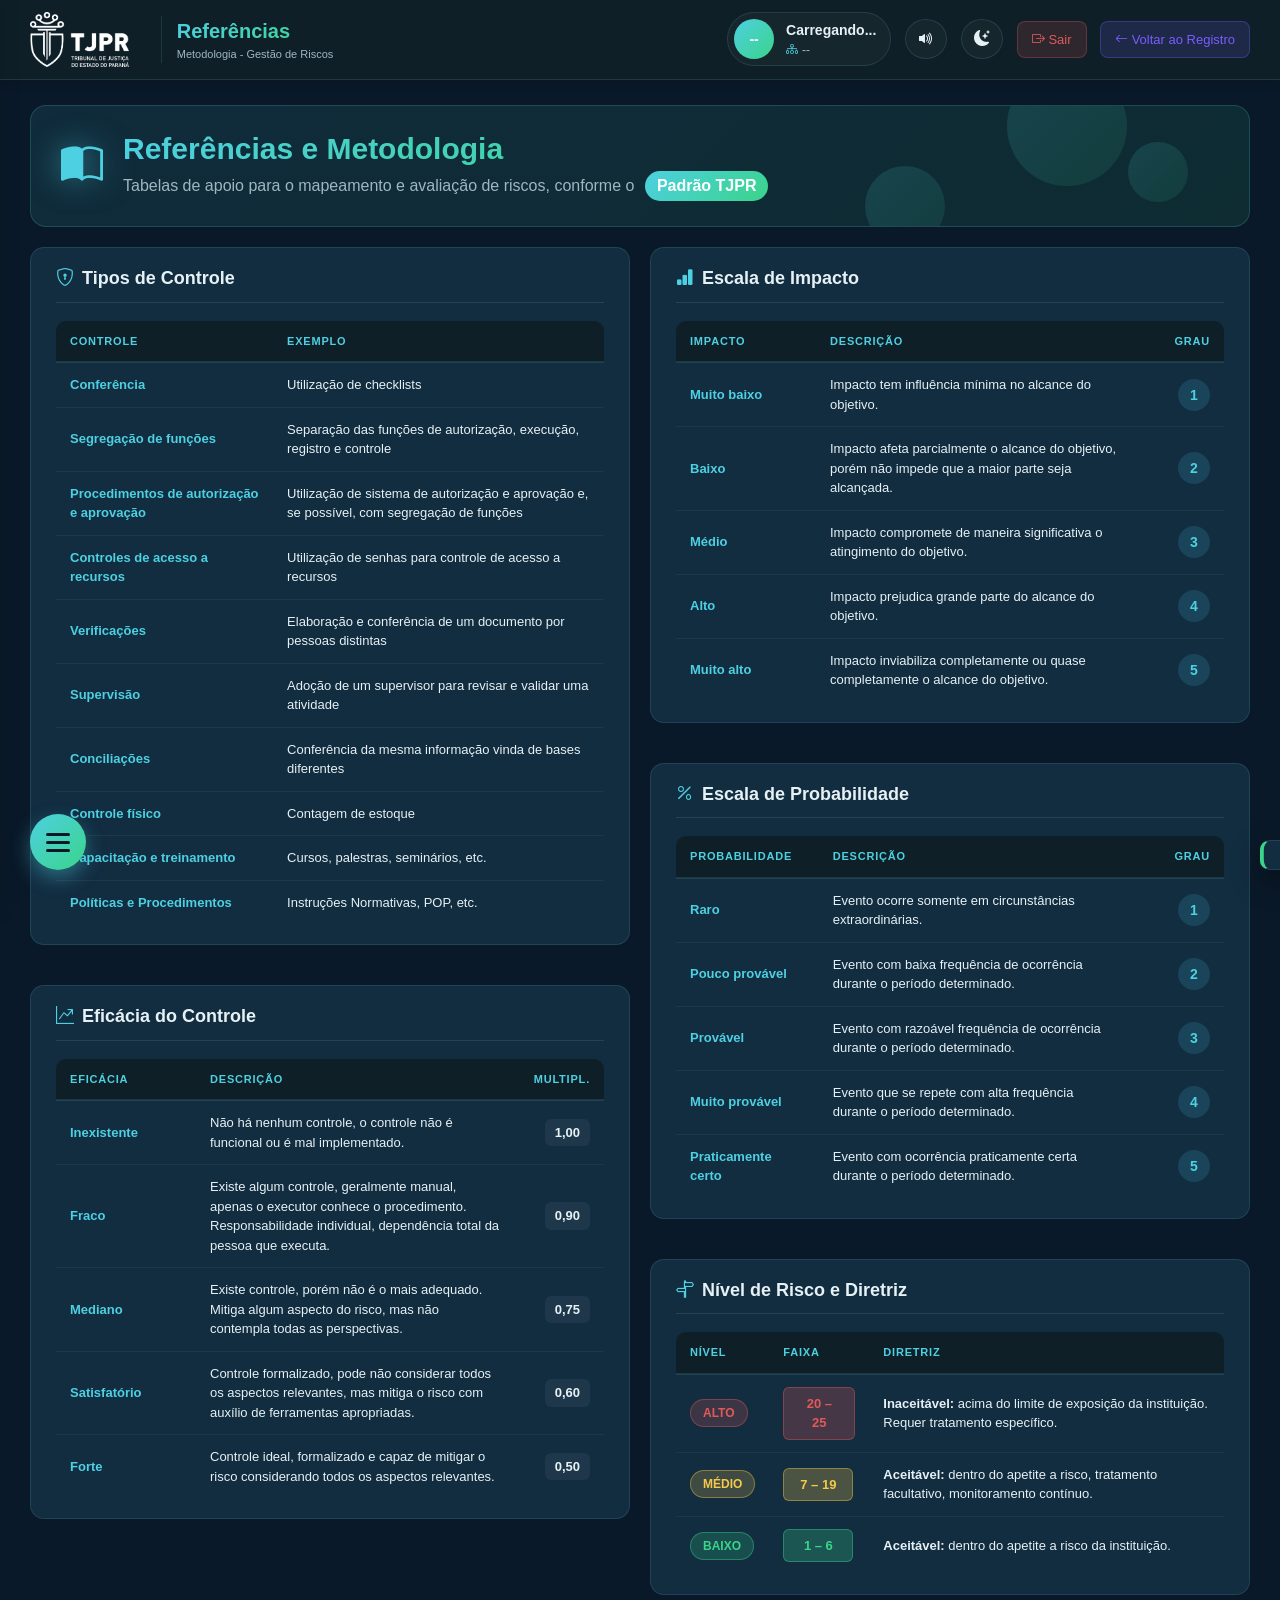
<file: Registro de Riscos/referências.html>
<!DOCTYPE html>
<html lang="pt-BR" data-theme="dark">
<head>
  <meta charset="UTF-8" />
  <meta name="viewport" content="width=device-width, initial-scale=1.0"/>
  <title>Referências e Metodologia - TJPR</title>

  <link rel="icon" type="image/svg+xml" href="data:image/svg+xml;utf8,<svg xmlns='http://www.w3.org/2000/svg' viewBox='0 0 100 100'><rect width='100' height='100' rx='20' fill='%230a1929'/><path d='M25 20h50v60H25z' fill='%234dd0e1'/><path d='M32 30h36M32 40h36M32 50h36M32 60h20' stroke='%230a1929' stroke-width='3'/></svg>">

  <link href="https://cdn.jsdelivr.net/npm/bootstrap@5.3.3/dist/css/bootstrap.min.css" rel="stylesheet">
  <link rel="stylesheet" href="https://cdn.jsdelivr.net/npm/bootstrap-icons@1.11.3/font/bootstrap-icons.css">
  <link rel="stylesheet" href="assets/css/riscos.css">

  <script>
    const t = localStorage.getItem("mapa_theme") || "dark";
    document.documentElement.setAttribute("data-theme", t);
  </script>
  <script src="assets/js/auth.js"></script>
</head>
<body>

<!-- HEADER -->
<header class="top-header d-flex justify-content-between align-items-center">
  <div class="d-flex align-items-center gap-3">
    <img src="assets/img/logo-tjpr.png" alt="TJPR" class="header-logo">
    <div class="app-title-mini">
      <div class="app-name">Referências</div>
      <div class="app-desc">Metodologia - Gestão de Riscos</div>
    </div>
  </div>
  <div class="d-flex align-items-center gap-2">
    <div class="user-badge">
      <div class="user-avatar" id="userAvatar">--</div>
      <div class="user-info">
        <div class="user-name" id="userName">Carregando...</div>
        <div class="user-division">
          <i class="bi bi-diagram-3"></i>
          <span id="userDivision">--</span>
        </div>
      </div>
    </div>
    

    <button class="btn btn-icon" onclick="toggleSom()" id="btnSom" title="Ativar/desativar sons">
  <i class="bi bi-volume-up-fill" id="iconSom"></i>
</button>
<button class="btn btn-icon" onclick="toggleTheme()" id="btnTheme" title="Alternar tema">
      <i class="bi bi-moon-stars-fill" id="iconTheme"></i>
    </button>
<button class="btn btn-logs" onclick="abrirModalLogs()">
  <i class="bi bi-journal-text"></i> Logs
</button>

<button class="btn btn-logout" onclick="logout()">
  <i class="bi bi-box-arrow-right"></i> Sair
</button>
    <a href="index.html" class="btn btn-logs">
      <i class="bi bi-arrow-left"></i> Voltar ao Registro
    </a>
  </div>
</header>

<!-- BOTÃO HAMBURGER + PAINEL -->
<button class="nav-hamburger" id="navHamburger" onclick="toggleNavMenu()" title="Menu">
  <span class="hamburger-bar"></span>
  <span class="hamburger-bar"></span>
  <span class="hamburger-bar"></span>
</button>

<aside class="nav-panel" id="navPanel">
  <div class="nav-panel-header">
    <div class="nav-panel-title">
      <i class="bi bi-compass"></i>
      <span>Navegação</span>
    </div>
    <button class="nav-panel-close" onclick="toggleNavMenu()">
      <i class="bi bi-x-lg"></i>
    </button>
  </div>

  <nav class="nav-links">

    <a href="dashboard.html" class="nav-link" id="linkDashboard">
      <div class="nav-link-icon"><i class="bi bi-clipboard-data-fill"></i></div>
      <div class="nav-link-info">
        <div class="nav-link-title">Dashboard</div>
        <div class="nav-link-desc">Visão Geral e KPIs</div>
      </div>
      <i class="bi bi-chevron-right nav-link-arrow"></i>
    </a>

    <a href="index.html" class="nav-link">
      <div class="nav-link-icon"><i class="bi bi-clipboard-data-fill"></i></div>
      <div class="nav-link-info">
        <div class="nav-link-title">Registro de Riscos</div>
        <div class="nav-link-desc">Cadastro e análise</div>
      </div>
      <i class="bi bi-chevron-right nav-link-arrow"></i>
    </a>

    <a href="tratamento.html" class="nav-link">
      <div class="nav-link-icon"><i class="bi bi-shield-check"></i></div>
      <div class="nav-link-info">
        <div class="nav-link-title">Tratamento de Riscos</div>
        <div class="nav-link-desc">Ações e planos de mitigação</div>
      </div>
      <i class="bi bi-chevron-right nav-link-arrow"></i>
    </a>

    <a href="referências.html" class="nav-link active">
      <div class="nav-link-icon"><i class="bi bi-book-half"></i></div>
      <div class="nav-link-info">
        <div class="nav-link-title">Referências</div>
        <div class="nav-link-desc">Guias e normativos</div>
      </div>
      <i class="bi bi-chevron-right nav-link-arrow"></i>
    </a>

  </nav>

  <div class="nav-panel-footer">
    <span>Gestão de Riscos • TJPR</span>
  </div>
</aside>
<div class="nav-overlay" id="navOverlay" onclick="toggleNavMenu()"></div>

<!-- MAIN -->
<main class="main-area">

  <!-- HERO -->
  <section class="hero-section">
    <div class="hero-content">
      <div class="hero-icon"><i class="bi bi-book-half"></i></div>
      <div>
        <h1 class="hero-title">Referências e Metodologia</h1>
        <p class="hero-subtitle">
          Tabelas de apoio para o mapeamento e avaliação de riscos, conforme o
          <span class="division-highlight">Padrão TJPR</span>
        </p>
      </div>
    </div>
    <div class="hero-decoration">
      <div class="floating-shape shape-1"></div>
      <div class="floating-shape shape-2"></div>
      <div class="floating-shape shape-3"></div>
    </div>
  </section>

  <!-- GRID DE 2 COLUNAS -->
  <div class="ref-grid">

    <!-- COLUNA ESQUERDA -->
    <div class="ref-col">

      <!-- TIPOS DE CONTROLE -->
      <section class="panel-card">
        <div class="panel-card-header">
          <h2><i class="bi bi-shield-lock"></i> Tipos de Controle</h2>
        </div>
        <div class="table-wrapper">
          <table class="ref-table">
            <thead>
              <tr>
                <th>Controle</th>
                <th>Exemplo</th>
              </tr>
            </thead>
            <tbody>
              <tr><td class="strong">Conferência</td><td>Utilização de checklists</td></tr>
              <tr><td class="strong">Segregação de funções</td><td>Separação das funções de autorização, execução, registro e controle</td></tr>
              <tr><td class="strong">Procedimentos de autorização e aprovação</td><td>Utilização de sistema de autorização e aprovação e, se possível, com segregação de funções</td></tr>
              <tr><td class="strong">Controles de acesso a recursos</td><td>Utilização de senhas para controle de acesso a recursos</td></tr>
              <tr><td class="strong">Verificações</td><td>Elaboração e conferência de um documento por pessoas distintas</td></tr>
              <tr><td class="strong">Supervisão</td><td>Adoção de um supervisor para revisar e validar uma atividade</td></tr>
              <tr><td class="strong">Conciliações</td><td>Conferência da mesma informação vinda de bases diferentes</td></tr>
              <tr><td class="strong">Controle físico</td><td>Contagem de estoque</td></tr>
              <tr><td class="strong">Capacitação e treinamento</td><td>Cursos, palestras, seminários, etc.</td></tr>
              <tr><td class="strong">Políticas e Procedimentos</td><td>Instruções Normativas, POP, etc.</td></tr>
            </tbody>
          </table>
        </div>
      </section>

      <!-- EFICÁCIA DO CONTROLE -->
      <section class="panel-card">
        <div class="panel-card-header">
          <h2><i class="bi bi-graph-up-arrow"></i> Eficácia do Controle</h2>
        </div>
        <div class="table-wrapper">
          <table class="ref-table">
            <thead>
              <tr>
                <th>Eficácia</th>
                <th>Descrição</th>
                <th class="text-end">Multipl.</th>
              </tr>
            </thead>
            <tbody>
              <tr><td class="strong">Inexistente</td><td>Não há nenhum controle, o controle não é funcional ou é mal implementado.</td><td class="text-end"><span class="mult-value">1,00</span></td></tr>
              <tr><td class="strong">Fraco</td><td>Existe algum controle, geralmente manual, apenas o executor conhece o procedimento. Responsabilidade individual, dependência total da pessoa que executa.</td><td class="text-end"><span class="mult-value">0,90</span></td></tr>
              <tr><td class="strong">Mediano</td><td>Existe controle, porém não é o mais adequado. Mitiga algum aspecto do risco, mas não contempla todas as perspectivas.</td><td class="text-end"><span class="mult-value">0,75</span></td></tr>
              <tr><td class="strong">Satisfatório</td><td>Controle formalizado, pode não considerar todos os aspectos relevantes, mas mitiga o risco com auxílio de ferramentas apropriadas.</td><td class="text-end"><span class="mult-value">0,60</span></td></tr>
              <tr><td class="strong">Forte</td><td>Controle ideal, formalizado e capaz de mitigar o risco considerando todos os aspectos relevantes.</td><td class="text-end"><span class="mult-value">0,50</span></td></tr>
            </tbody>
          </table>
        </div>
      </section>

    </div>

    <!-- COLUNA DIREITA -->
    <div class="ref-col">

      <!-- ESCALA DE IMPACTO -->
      <section class="panel-card">
        <div class="panel-card-header">
          <h2><i class="bi bi-bar-chart-fill"></i> Escala de Impacto</h2>
        </div>
        <div class="table-wrapper">
          <table class="ref-table">
            <thead>
              <tr>
                <th>Impacto</th>
                <th>Descrição</th>
                <th class="text-end">Grau</th>
              </tr>
            </thead>
            <tbody>
              <tr><td class="strong">Muito baixo</td><td>Impacto tem influência mínima no alcance do objetivo.</td><td class="text-end"><span class="grau-num">1</span></td></tr>
              <tr><td class="strong">Baixo</td><td>Impacto afeta parcialmente o alcance do objetivo, porém não impede que a maior parte seja alcançada.</td><td class="text-end"><span class="grau-num">2</span></td></tr>
              <tr><td class="strong">Médio</td><td>Impacto compromete de maneira significativa o atingimento do objetivo.</td><td class="text-end"><span class="grau-num">3</span></td></tr>
              <tr><td class="strong">Alto</td><td>Impacto prejudica grande parte do alcance do objetivo.</td><td class="text-end"><span class="grau-num">4</span></td></tr>
              <tr><td class="strong">Muito alto</td><td>Impacto inviabiliza completamente ou quase completamente o alcance do objetivo.</td><td class="text-end"><span class="grau-num">5</span></td></tr>
            </tbody>
          </table>
        </div>
      </section>

      <!-- ESCALA DE PROBABILIDADE -->
      <section class="panel-card">
        <div class="panel-card-header">
          <h2><i class="bi bi-percent"></i> Escala de Probabilidade</h2>
        </div>
        <div class="table-wrapper">
          <table class="ref-table">
            <thead>
              <tr>
                <th>Probabilidade</th>
                <th>Descrição</th>
                <th class="text-end">Grau</th>
              </tr>
            </thead>
            <tbody>
              <tr><td class="strong">Raro</td><td>Evento ocorre somente em circunstâncias extraordinárias.</td><td class="text-end"><span class="grau-num">1</span></td></tr>
              <tr><td class="strong">Pouco provável</td><td>Evento com baixa frequência de ocorrência durante o período determinado.</td><td class="text-end"><span class="grau-num">2</span></td></tr>
              <tr><td class="strong">Provável</td><td>Evento com razoável frequência de ocorrência durante o período determinado.</td><td class="text-end"><span class="grau-num">3</span></td></tr>
              <tr><td class="strong">Muito provável</td><td>Evento que se repete com alta frequência durante o período determinado.</td><td class="text-end"><span class="grau-num">4</span></td></tr>
              <tr><td class="strong">Praticamente certo</td><td>Evento com ocorrência praticamente certa durante o período determinado.</td><td class="text-end"><span class="grau-num">5</span></td></tr>
            </tbody>
          </table>
        </div>
      </section>

      <!-- NÍVEL DE RISCO E DIRETRIZ -->
      <section class="panel-card">
        <div class="panel-card-header">
          <h2><i class="bi bi-signpost-split"></i> Nível de Risco e Diretriz</h2>
        </div>
        <div class="table-wrapper">
          <table class="ref-table">
            <thead>
              <tr>
                <th>Nível</th>
                <th>Faixa</th>
                <th>Diretriz</th>
              </tr>
            </thead>
            <tbody>
              <tr>
                <td><span class="nivel-badge badge-alto">Alto</span></td>
                <td><span class="faixa faixa-alto">20 – 25</span></td>
                <td><strong>Inaceitável:</strong> acima do limite de exposição da instituição. Requer tratamento específico.</td>
              </tr>
              <tr>
                <td><span class="nivel-badge badge-medio">Médio</span></td>
                <td><span class="faixa faixa-medio">7 – 19</span></td>
                <td><strong>Aceitável:</strong> dentro do apetite a risco, tratamento facultativo, monitoramento contínuo.</td>
              </tr>
              <tr>
                <td><span class="nivel-badge badge-baixo">Baixo</span></td>
                <td><span class="faixa faixa-baixo">1 – 6</span></td>
                <td><strong>Aceitável:</strong> dentro do apetite a risco da instituição.</td>
              </tr>
            </tbody>
          </table>
        </div>
      </section>

    </div>
  </div>

</main>
<div id="toast" class="toast-notification"></div>
<div id="confetti-container"></div>
<script src="assets/js/riscos.js"></script>
<script src="assets/js/backup.js"></script>
<!-- MODAL BACKUP -->
<div class="modal-overlay" id="modalBackup" style="display:none;">
  <div class="modal-content">
    <div class="modal-header">
      <h2><i class="bi bi-cloud-arrow-down-fill"></i> Backup & Restauração</h2>
      <button class="modal-close" onclick="fecharModalBackup()"><i class="bi bi-x-lg"></i></button>
    </div>

    <div class="modal-body">

      <!-- STATUS -->
      <div class="backup-secao">
        <h4><i class="bi bi-clock-history"></i> Último Backup</h4>
        <div id="statusUltimoBackup" class="backup-status">Verificando...</div>
      </div>

      <!-- EXPORTAR -->
      <div class="backup-secao">
        <h4><i class="bi bi-download"></i> Exportar Backup</h4>
        <p class="backup-desc">Baixa um arquivo <strong>.json</strong> com todos os seus dados: processos, riscos, tratamentos e logs.</p>
        <button class="btn-backup-primary" onclick="exportarBackup()">
          <i class="bi bi-cloud-arrow-down-fill"></i> Exportar TUDO
        </button>
      </div>

      <!-- IMPORTAR -->
      <div class="backup-secao">
        <h4><i class="bi bi-upload"></i> Importar Backup</h4>
        <p class="backup-desc">Restaura dados de um arquivo <strong>.json</strong> exportado anteriormente.</p>
        <button class="btn-backup-secondary" onclick="abrirSeletorArquivoBackup()">
          <i class="bi bi-cloud-arrow-up-fill"></i> Selecionar arquivo...
        </button>
        <input type="file" id="inputArquivoBackup" accept=".json,application/json" style="display:none;" onchange="processarArquivoBackup(event)">
      </div>

      <!-- ESTATÍSTICAS -->
      <div class="backup-secao">
        <h4><i class="bi bi-bar-chart-line"></i> Estatísticas</h4>
        <div id="estatisticasBackup" class="backup-stats">Carregando...</div>
      </div>

      <!-- ZONA DE PERIGO -->
      <div class="backup-secao backup-danger">
        <h4><i class="bi bi-exclamation-triangle-fill"></i> Zona de Perigo</h4>
        <p class="backup-desc">Ação irreversível. Faça backup antes.</p>
        <button class="btn-backup-danger" onclick="limparTodosDados()">
          <i class="bi bi-trash-fill"></i> Apagar TODOS os dados
        </button>
      </div>

    </div>

    <div class="modal-footer">
      <button class="btn btn-cancel" onclick="fecharModalBackup()">
        <i class="bi bi-x-circle"></i> Fechar
      </button>
    </div>
  </div>
</div>
</body>
</html>
</file>
<file: Registro de Riscos/assets/css/riscos.css>
/* ================================================================
   MAPA - Sistema de Registro de Riscos - CSS COMPLETO
   Suporte a tema claro/escuro + Termômetro + Timeline + Skeleton
   ================================================================ */
/* ============ ESCALA GLOBAL DE FONTES ============ */
html {
  font-size: 27px;  /* padrão do browser é 16px — aumentei 1px = ~6% */
}

/* Ajustes finos em textos específicos */
body { font-size: 25px; }

.hero-title { font-size: 30px !important; }
.hero-subtitle { font-size: 16px !important; }

.kpi-number { font-size: 38px !important; }
.kpi-label { font-size: 13px !important; }

.panel-card-header h2 { font-size: 18px !important; }
.badge-info { font-size: 12px !important; }

.tabela-riscos { font-size: 13px !important; }
.tabela-riscos thead th { font-size: 12px !important; }

.nivel-badge { font-size: 12px !important; padding: 5px 14px; }
.risco-id { font-size: 13px !important; padding: 5px 12px; }

.matriz-cell .cell-num { font-size: 18px !important; }
.matriz-y-labels .label-box,
.matriz-x-labels .label-box { font-size: 13px !important; }

.info-label { font-size: 12px !important; }
.info-value { font-size: 14px !important; }

.form-control-dark { font-size: 14px !important; }
label { font-size: 13px !important; }

.user-name { font-size: 14px !important; }
.user-division { font-size: 12px !important; }

.risk-chip { font-size: 11px !important; padding: 3px 9px; }

.termometro-title { font-size: 16px !important; }
.pointer-value { font-size: 15px !important; }

/* ============ VARIÁVEIS - TEMA ESCURO (padrão) ============ */
:root, [data-theme="dark"] {
  --bg-primary: #0a1929;
  --bg-secondary: #0f2438;
  --header-bg: #0f1f27;
  --card-bg: #122c40;
  --card-border: rgba(120, 200, 210, 0.15);
  --text-main: #e6f1f5;
  --text-muted: #9fb7c1;
  --accent-teal: #4dd0e1;
  --accent-green: #3ad48a;
  --accent-blue: #4a90d9;
  --accent-yellow: #f5c94a;
  --accent-orange: #e88c3a;
  --accent-red: #e05a5a;
  --accent-purple: #7a5cff;
  --shadow-strong: 0 10px 30px rgba(0,0,0,0.4);
  --overlay-white: rgba(255,255,255,0.03);
  --overlay-white-2: rgba(255,255,255,0.05);
}

/* ============ VARIÁVEIS - TEMA CLARO ============ */
[data-theme="light"] {
  --bg-primary: #f4f7fa;
  --bg-secondary: #ffffff;
  --header-bg: #ffffff;
  --card-bg: #ffffff;
  --card-border: rgba(15, 45, 55, 0.12);
  --text-main: #1a2b3d;
  --text-muted: #6b7d8f;
  --accent-teal: #0e9aa7;
  --accent-green: #2eb87a;
  --accent-blue: #2c74b3;
  --accent-yellow: #d4a017;
  --accent-orange: #d47116;
  --accent-red: #c04040;
  --accent-purple: #5a3edb;
  --shadow-strong: 0 6px 20px rgba(30, 55, 80, 0.12);
  --overlay-white: rgba(15, 45, 55, 0.03);
  --overlay-white-2: rgba(15, 45, 55, 0.05);
}

*{ box-sizing: border-box; }
body{
  margin: 0;
  font-family: 'Segoe UI', Tahoma, sans-serif;
  color: var(--text-main);
  background: var(--bg-primary);
  min-height: 100vh;
  transition: background 0.3s, color 0.3s;
}

/* ============ HEADER ============ */
.top-header{
  background: var(--header-bg);
  padding: 12px 30px;
  border-bottom: 1px solid var(--card-border);
  box-shadow: 0 2px 10px rgba(0,0,0,0.15);
  position: sticky;
  top: 0;
  z-index: 100;
  transition: background 0.3s;
}
.header-logo{ max-height: 55px; }
.app-title-mini{
  border-left: 1px solid var(--card-border);
  padding-left: 15px;
  margin-left: 5px;
}
.app-name{
  font-size: 20px; font-weight: 800;
  background: linear-gradient(135deg, var(--accent-teal), var(--accent-green));
  -webkit-background-clip: text;
  -webkit-text-fill-color: transparent;
}
.app-desc{ font-size: 11px; color: var(--text-muted); }

.user-badge{
  display: flex; align-items: center; gap: 12px;
  background: var(--overlay-white);
  padding: 6px 14px 6px 6px;
  border-radius: 30px;
  border: 1px solid var(--card-border);
}
.user-avatar{
  width: 40px; height: 40px; border-radius: 50%;
  background: linear-gradient(135deg, var(--accent-teal), var(--accent-green));
  color: #fff;
  display: flex; align-items: center; justify-content: center;
  font-weight: 700; font-size: 14px;
}
.user-name{ font-size: 13px; font-weight: 600; color: var(--text-main); }
.user-division{
  font-size: 11px; color: var(--text-muted);
  display: flex; align-items: center; gap: 4px;
}
.user-division i{ color: var(--accent-teal); }

/* Botões de ícone (tema/som) */
.btn-icon{
  width: 40px; height: 40px;
  background: var(--overlay-white);
  color: var(--text-main);
  border: 1px solid var(--card-border);
  border-radius: 50%;
  display: flex; align-items: center; justify-content: center;
  font-size: 16px;
  cursor: pointer;
  transition: all 0.3s;
}
.btn-icon:hover{
  background: var(--overlay-white-2);
  color: var(--accent-teal);
  transform: translateY(-2px) rotate(15deg);
}
.btn-icon i{ transition: transform 0.4s; }

.btn-logs{
  background: rgba(122, 92, 255, 0.15);
  color: var(--accent-purple);
  border: 1px solid rgba(122, 92, 255, 0.3);
  border-radius: 8px;
  padding: 8px 14px; font-size: 13px;
}
.btn-logs:hover{ background: rgba(122, 92, 255, 0.25); color: var(--accent-purple); }

.btn-logout{
  background: rgba(224, 90, 90, 0.15);
  color: var(--accent-red);
  border: 1px solid rgba(224, 90, 90, 0.3);
  border-radius: 8px;
  padding: 8px 14px; font-size: 13px;
}
.btn-logout:hover{ background: rgba(224, 90, 90, 0.25); color: var(--accent-red); }

.main-area{ padding: 25px 30px; max-width: 1600px; margin: 0 auto; }

/* ============ HERO ============ */
.hero-section{
  background: linear-gradient(135deg, rgba(77,208,225,0.1), rgba(58,212,138,0.1));
  border: 1px solid rgba(77,208,225,0.2);
  border-radius: 16px;
  padding: 25px 30px; margin-bottom: 20px;
  position: relative; overflow: hidden;
}
.hero-content{ display: flex; align-items: center; gap: 20px; position: relative; z-index: 2; }
.hero-icon{
  font-size: 42px; color: var(--accent-teal);
  filter: drop-shadow(0 0 15px rgba(77,208,225,0.5));
  animation: float 3s ease-in-out infinite;
}
@keyframes float{ 0%,100%{transform: translateY(0)} 50%{transform: translateY(-8px)} }
.hero-title{
  font-size: 26px; font-weight: 700; margin: 0 0 4px;
  background: linear-gradient(135deg, var(--accent-teal), var(--accent-green));
  -webkit-background-clip: text; -webkit-text-fill-color: transparent;
}
.hero-subtitle{ font-size: 14px; color: var(--text-muted); margin: 0; }
.division-highlight{
  display: inline-block;
  background: linear-gradient(135deg, var(--accent-teal), var(--accent-green));
  color: #fff; padding: 3px 12px; border-radius: 20px;
  font-weight: 700; margin-left: 6px;
}
.hero-decoration{ position: absolute; inset: 0; overflow: hidden; z-index: 1; }
.floating-shape{
  position: absolute; border-radius: 50%;
  background: linear-gradient(135deg, rgba(77,208,225,0.15), rgba(58,212,138,0.1));
  animation: floatShape 8s ease-in-out infinite;
}
.shape-1{ width: 120px; height: 120px; top: -40px; right: 10%; }
.shape-2{ width: 80px; height: 80px; bottom: -20px; right: 25%; animation-delay: 2s; }
.shape-3{ width: 60px; height: 60px; top: 30%; right: 5%; animation-delay: 4s; }
@keyframes floatShape{ 0%,100%{transform:translate(0,0) scale(1)} 50%{transform:translate(-15px,-20px) scale(1.1)} }

/* ============ TERMÔMETRO DE RISCO ============ */
.termometro-section{
  background: var(--card-bg);
  border: 1px solid var(--card-border);
  border-radius: 16px;
  padding: 20px 30px;
  margin-bottom: 20px;
  position: relative;
  overflow: hidden;
}

.termometro-header{
  display: flex;
  justify-content: space-between;
  align-items: center;
  margin-bottom: 20px;
}

.termometro-title{
  display: flex; align-items: center; gap: 10px;
  font-size: 15px; font-weight: 700;
  color: var(--text-main);
  text-transform: uppercase;
  letter-spacing: 1px;
}
.termometro-title i{
  font-size: 20px;
  color: var(--accent-teal);
  animation: pulseIcon 2s ease-in-out infinite;
}
@keyframes pulseIcon{
  0%,100% { transform: scale(1); opacity: 1; }
  50% { transform: scale(1.15); opacity: 0.8; }
}

.termometro-badge{
  padding: 6px 20px;
  border-radius: 30px;
  font-size: 12px;
  font-weight: 700;
  letter-spacing: 1.5px;
  border: 2px solid;
  background: transparent;
  transition: all 0.4s;
}
.termometro-badge.expo-baixa   { color: var(--accent-green);  border-color: var(--accent-green);  background: rgba(58,212,138,0.1); }
.termometro-badge.expo-media   { color: var(--accent-yellow); border-color: var(--accent-yellow); background: rgba(245,201,74,0.1); }
.termometro-badge.expo-alta    { color: var(--accent-orange); border-color: var(--accent-orange); background: rgba(232,140,58,0.1); }
.termometro-badge.expo-critica {
  color: var(--accent-red); border-color: var(--accent-red);
  background: rgba(224,90,90,0.15);
  animation: badgeAlert 1s ease-in-out infinite;
}
@keyframes badgeAlert{
  0%,100% { box-shadow: 0 0 0 0 rgba(224,90,90,0.5); }
  50% { box-shadow: 0 0 0 8px rgba(224,90,90,0); }
}

.termometro-bar-container{ position: relative; }

.termometro-bar{
  height: 26px;
  background: rgba(255,255,255,0.03);
  border: 1px solid var(--card-border);
  border-radius: 30px;
  overflow: hidden;
  position: relative;
  box-shadow: inset 0 2px 4px rgba(0,0,0,0.2);
}

.termometro-fill{
  height: 100%;
  background: linear-gradient(90deg,
    #3ad48a 0%,
    #f5c94a 40%,
    #e88c3a 65%,
    #e05a5a 90%);
  background-size: 200% 100%;
  animation: shimmer 4s linear infinite;
  border-radius: 30px;
  transition: width 1.2s cubic-bezier(0.4, 0, 0.2, 1);
  position: relative;
}
@keyframes shimmer{
  0% { background-position: 200% 0; }
  100% { background-position: -200% 0; }
}
.termometro-fill::after{
  content: '';
  position: absolute; inset: 0;
  background: linear-gradient(180deg, rgba(255,255,255,0.25) 0%, transparent 50%);
}

.termometro-pointer{
  position: absolute;
  top: -32px;
  transform: translateX(-50%);
  transition: left 1.2s cubic-bezier(0.4, 0, 0.2, 1);
}
.pointer-value{
  background: var(--card-bg);
  color: var(--text-main);
  padding: 4px 12px;
  border-radius: 20px;
  font-size: 14px;
  font-weight: 800;
  border: 2px solid var(--accent-teal);
  box-shadow: 0 3px 10px rgba(0,0,0,0.3);
  position: relative;
}
.pointer-value::after{
  content: '';
  position: absolute;
  bottom: -5px;
  left: 50%;
  transform: translateX(-50%) rotate(45deg);
  width: 8px; height: 8px;
  background: var(--card-bg);
  border-right: 2px solid var(--accent-teal);
  border-bottom: 2px solid var(--accent-teal);
}

.termometro-marks{
  display: flex;
  justify-content: space-between;
  margin-top: 8px;
  color: var(--text-muted);
  font-size: 10px;
  font-weight: 600;
  letter-spacing: 0.5px;
}

/* ============ KPIs ============ */
.kpi-row{ display: grid; grid-template-columns: repeat(4, 1fr); gap: 15px; margin-bottom: 20px; }
.kpi-card{
  background: var(--card-bg); border: 1px solid var(--card-border);
  border-radius: 14px; padding: 20px;
  display: flex; align-items: center; gap: 15px;
  transition: transform 0.3s, box-shadow 0.3s;
  position: relative; overflow: hidden;
}
.kpi-card::before{ content:''; position: absolute; top:0; left:0; right:0; height:3px; }
.kpi-total::before{ background: linear-gradient(90deg, #4dd0e1, #3a8fd8); }
.kpi-alto::before{  background: linear-gradient(90deg, #e05a5a, #c04040); }
.kpi-medio::before{ background: linear-gradient(90deg, #f5c94a, #e88c3a); }
.kpi-baixo::before{ background: linear-gradient(90deg, #3ad48a, #2eb87a); }
.kpi-card:hover{ transform: translateY(-4px); box-shadow: var(--shadow-strong); }
.kpi-icon{
  width: 55px; height: 55px; border-radius: 12px;
  display: flex; align-items: center; justify-content: center; font-size: 24px;
}
.kpi-total .kpi-icon{ background: rgba(77,208,225,0.15); color: var(--accent-teal); }
.kpi-alto  .kpi-icon{ background: rgba(224,90,90,0.15);  color: var(--accent-red); }
.kpi-medio .kpi-icon{ background: rgba(245,201,74,0.15); color: var(--accent-yellow); }
.kpi-baixo .kpi-icon{ background: rgba(58,212,138,0.15); color: var(--accent-green); }
.kpi-number{ font-size: 32px; font-weight: 800; line-height: 1; color: var(--text-main); }
.kpi-label{ font-size: 12px; color: var(--text-muted); margin-top: 4px; }

/* ============ PANEL CARD ============ */
.panel-card{
  background: var(--card-bg); border: 1px solid var(--card-border);
  border-radius: 14px; padding: 20px 25px; margin-bottom: 20px;
}
.panel-card-header{
  display: flex; justify-content: space-between; align-items: center;
  margin-bottom: 18px; padding-bottom: 12px;
  border-bottom: 1px solid var(--card-border);
  flex-wrap: wrap; gap: 10px;
}
.panel-card-header h2{
  font-size: 16px; font-weight: 600; margin: 0;
  color: var(--text-main); display: flex; align-items: center; gap: 8px;
}
.panel-card-header h2 i{ color: var(--accent-teal); }
.badge-info{
  background: rgba(77,208,225,0.15); color: var(--accent-teal);
  padding: 4px 12px; border-radius: 20px; font-size: 11px; font-weight: 600;
  border: 1px solid rgba(77,208,225,0.3);
}

/* ============ SELETOR DE REGISTRO ============ */
.header-actions{ display: flex; gap: 8px; flex-wrap: wrap; }

.btn-new-registro, .btn-new-risk, .btn-save-header{
  background: linear-gradient(135deg, var(--accent-green), #2eb87a);
  color: #fff;
  border: none;
  border-radius: 25px;
  padding: 8px 18px;
  font-size: 12px;
  font-weight: 700;
  box-shadow: 0 3px 10px rgba(58,212,138,0.25);
  transition: all 0.2s;
}
.btn-new-registro:hover, .btn-new-risk:hover, .btn-save-header:hover{
  transform: translateY(-2px);
  box-shadow: 0 6px 15px rgba(58,212,138,0.4);
  color: #fff;
}

.btn-edit-registro{
  background: rgba(77, 208, 225, 0.15);
  color: var(--accent-teal);
  border: 1px solid rgba(77, 208, 225, 0.3);
  border-radius: 25px;
  padding: 8px 18px; font-size: 12px; font-weight: 600;
}
.btn-del-registro{
  background: rgba(224, 90, 90, 0.15);
  color: var(--accent-red);
  border: 1px solid rgba(224, 90, 90, 0.3);
  border-radius: 25px;
  padding: 8px 18px; font-size: 12px; font-weight: 600;
}
.btn-export-pdf{
  background: linear-gradient(135deg, #7a5cff, #5a3edb);
  color: #fff;
  border: none;
  border-radius: 25px;
  padding: 8px 18px;
  font-size: 12px;
  font-weight: 700;
  box-shadow: 0 3px 10px rgba(122,92,255,0.25);
}
.btn-export-pdf:hover:not(:disabled){
  transform: translateY(-2px);
  box-shadow: 0 6px 15px rgba(122,92,255,0.4);
  color: #fff;
}
.btn-edit-registro:disabled, .btn-del-registro:disabled, .btn-export-pdf:disabled{
  opacity: 0.4; cursor: not-allowed;
}

.registro-selector{ padding: 5px 0 15px; }
.registro-selector label{ color: var(--text-muted); font-size: 12px; margin-bottom: 8px; }
.registro-selector select{ font-size: 14px; font-weight: 600; padding: 12px 15px; cursor: pointer; }

.registro-info{
  background: rgba(77, 208, 225, 0.05);
  border: 1px solid rgba(77, 208, 225, 0.2);
  border-radius: 10px;
  padding: 15px 20px;
  margin-top: 10px;
}
.info-grid{ display: grid; grid-template-columns: repeat(3, 1fr); gap: 15px; }
.info-item{ display: flex; flex-direction: column; gap: 4px; }
.info-label{
  font-size: 11px; color: var(--text-muted);
  text-transform: uppercase; letter-spacing: 0.5px; font-weight: 600;
}
.info-label i{ color: var(--accent-teal); margin-right: 4px; }
.info-value{ font-size: 13px; color: var(--text-main); font-weight: 500; }

.empty-registro{
  text-align: center; padding: 40px 20px; color: var(--text-muted);
}
.empty-registro i{
  font-size: 55px; color: rgba(77,208,225,0.3);
  margin-bottom: 10px; display: block;
}
.empty-registro h3{ font-size: 16px; color: var(--text-main); margin-bottom: 8px; }
.empty-registro strong{ color: var(--accent-green); }

/* ============ FORMS ============ */
label{ color: var(--text-muted); font-size: 12px; font-weight: 500; margin-bottom: 5px; display: block; }
.form-control-dark{
  width: 100%; background: var(--overlay-white);
  border: 1px solid var(--card-border); color: var(--text-main);
  border-radius: 8px; padding: 10px 14px; font-size: 13px;
  outline: none; transition: all 0.2s;
}
.form-control-dark:focus{
  border-color: var(--accent-teal); background: rgba(77,208,225,0.05);
  box-shadow: 0 0 0 3px rgba(77,208,225,0.15);
}
.form-control-dark::placeholder{ color: #556e7a; }
textarea.form-control-dark{ resize: vertical; }

/* ============ TABELA ============ */
.table-wrapper{ overflow-x: auto; border-radius: 10px; }
.tabela-riscos{ width: 100%; border-collapse: collapse; font-size: 12px; min-width: 1200px; }
.tabela-riscos thead th{
  background: rgba(77,208,225,0.1); color: var(--accent-teal);
  padding: 10px 8px; font-weight: 600; text-align: center;
  border: 1px solid rgba(77,208,225,0.15);
  font-size: 11px; text-transform: uppercase; letter-spacing: 0.5px;
}
.tabela-riscos tbody td{
  padding: 10px 8px; border: 1px solid var(--card-border);
  text-align: center; vertical-align: middle;
}
.tabela-riscos tbody tr:nth-child(even){ background: var(--overlay-white); }
.tabela-riscos tbody tr:hover{ background: rgba(77,208,225,0.05); }
.tabela-riscos .text-cell{ text-align: left; max-width: 180px; }

/* ⭐ Linha de risco ALTO com pulsação */
.tabela-riscos tbody tr.high-risk-row{
  background: rgba(224, 90, 90, 0.06);
  border-left: 4px solid var(--accent-red);
  animation: pulseHighRisk 2.5s ease-in-out infinite;
}
@keyframes pulseHighRisk{
  0%, 100% { box-shadow: inset 0 0 0 0 rgba(224,90,90,0); }
  50% { box-shadow: inset 4px 0 15px 0 rgba(224,90,90,0.25); }
}

/* ⭐ Nível 3D - efeito de "cubinho" */
.nivel-num{
  display: inline-block;
  font-size: 18px;
  font-weight: 800;
  color: var(--text-main);
  margin-right: 4px;
  text-shadow: 0 2px 4px rgba(0,0,0,0.3);
}

.nivel-badge{
  display: inline-block; padding: 4px 12px; border-radius: 20px;
  font-size: 11px; font-weight: 700; text-transform: uppercase;
}
.badge-baixo{ background: rgba(58,212,138,0.2); color: var(--accent-green); border: 1px solid rgba(58,212,138,0.4); }
.badge-medio{ background: rgba(245,201,74,0.2); color: var(--accent-yellow); border: 1px solid rgba(245,201,74,0.4); }
.badge-alto{  background: rgba(224,90,90,0.2);  color: var(--accent-red); border: 1px solid rgba(224,90,90,0.4); }

.action-btn{
  background: transparent; border: 1px solid var(--card-border);
  color: var(--text-muted); border-radius: 6px;
  padding: 5px 8px; font-size: 13px; margin: 0 2px; cursor: pointer;
}
.action-btn.edit{ color: var(--accent-teal); border-color: rgba(77,208,225,0.3); }
.action-btn.edit:hover{ background: rgba(77,208,225,0.15); }
.action-btn.delete{ color: var(--accent-red); border-color: rgba(224,90,90,0.3); }
.action-btn.delete:hover{ background: rgba(224,90,90,0.15); }

.empty-state{ text-align: center; padding: 60px 20px; color: var(--text-muted); }
.empty-icon{ font-size: 60px; color: rgba(77,208,225,0.3); margin-bottom: 15px; }
.empty-state h3{ font-size: 18px; color: var(--text-main); margin-bottom: 8px; }
.empty-state strong{ color: var(--accent-green); }

/* ============ MATRIZ (mantida do que estava funcionando) ============ */
.matriz-container{
  display: grid;
  grid-template-areas:
    "yaxis   wrapper"
    ".       xlabels"
    ".       xaxis";
  grid-template-columns: 60px 1fr;
  gap: 8px;
  padding: 15px 5px;
}
.matriz-y-axis{
  grid-area: yaxis;
  display: flex; flex-direction: column; align-items: center; justify-content: center;
  color: var(--accent-teal);
  font-weight: 700; font-size: 12px; letter-spacing: 2px;
  position: relative;
}
.matriz-y-axis::before{
  content: ''; position: absolute; left: 50%; top: 5%;
  transform: translateX(-50%);
  width: 0; height: 0;
  border-left: 8px solid transparent; border-right: 8px solid transparent;
  border-bottom: 12px solid var(--accent-teal);
}
.matriz-y-axis::after{
  content: ''; position: absolute; left: 50%; top: calc(5% + 12px);
  bottom: 15%; transform: translateX(-50%);
  width: 2px; background: var(--accent-teal);
}
.matriz-y-axis .axis-label{
  writing-mode: vertical-rl; transform: rotate(180deg);
  z-index: 2; background: var(--card-bg); padding: 8px 2px;
}

.matriz-wrapper{
  grid-area: wrapper;
  display: grid; grid-template-columns: 120px 1fr; gap: 8px;
}
.matriz-y-labels{
  display: grid; grid-template-rows: repeat(5, 1fr); gap: 4px;
}
.matriz-y-labels .label-box, .matriz-x-labels .label-box{
  background: var(--header-bg);
  border: 1px solid var(--card-border);
  border-radius: 6px;
  color: var(--text-main);
  font-size: 12px; font-weight: 600;
  display: flex; align-items: center; justify-content: center;
  padding: 6px 4px; text-align: center;
  min-height: 60px;
}
.matriz-x-labels .label-box{ min-height: 40px; font-size: 11px; }

.matriz-grid{
  display: grid;
  grid-template-columns: repeat(5, 1fr);
  grid-template-rows: repeat(5, minmax(60px, 1fr));
  gap: 4px;
}
.matriz-cell{
  border-radius: 6px;
  display: flex; flex-direction: column;
  align-items: center; justify-content: center;
  color: #0a1929; font-weight: 700; position: relative;
  transition: transform 0.2s;
  min-height: 60px;
}
.matriz-cell:hover{ transform: scale(1.05); z-index: 2; box-shadow: var(--shadow-strong); }
.matriz-cell .cell-num{ font-size: 16px; opacity: 0.85; }
.matriz-cell .cell-count{ font-size: 22px; font-weight: 800; margin-top: 2px; }
.matriz-cell.has-risks{
  box-shadow: inset 0 0 0 3px rgba(255,255,255,0.7), 0 0 15px rgba(255,255,255,0.2);
}
.matriz-cell.has-risks .cell-count{
  color: #fff; text-shadow: 0 2px 6px rgba(0,0,0,0.6);
}
.color-baixo{ background: #3ad48a; }
.color-medio{ background: #f5c94a; }
.color-alto{  background: #e05a5a; }

.matriz-x-labels{
  grid-area: xlabels;
  display: grid;
  grid-template-columns: 120px repeat(5, 1fr);
  gap: 4px;
  padding-left: 8px;
}
.matriz-x-axis{
  grid-area: xaxis;
  position: relative;
  height: 30px; margin-top: 5px;
  color: var(--accent-teal);
  font-weight: 700; font-size: 12px; letter-spacing: 2px;
  text-align: center;
  display: flex; align-items: center; justify-content: center;
  padding-left: 128px;
}
.matriz-x-axis::before{
  content: '';
  position: absolute; left: 128px; right: 30px; top: 50%;
  height: 2px; background: var(--accent-teal); z-index: 1;
}
.matriz-x-axis::after{
  content: '';
  position: absolute; right: 18px; top: 50%;
  transform: translateY(-50%);
  width: 0; height: 0;
  border-top: 8px solid transparent; border-bottom: 8px solid transparent;
  border-left: 12px solid var(--accent-teal);
}
.matriz-x-axis .axis-label{
  background: var(--card-bg); padding: 4px 12px;
  position: relative; z-index: 2;
}

/* Legenda horizontal (colada na matriz) */
.legenda-horizontal{
  display: flex; align-items: center; justify-content: center;
  gap: 25px; margin-top: 5px;
  padding: 12px 20px;
  background: var(--header-bg);
  border: 1px solid var(--card-border);
  border-radius: 10px;
  flex-wrap: wrap;
}
.legenda-horizontal .lh-header{
  font-size: 12px; font-weight: 700;
  color: var(--accent-teal);
  text-transform: uppercase; letter-spacing: 1.5px;
  padding-right: 15px;
  border-right: 1px solid var(--card-border);
}
.legenda-horizontal .lh-item{ display: flex; align-items: center; gap: 10px; }
.legenda-horizontal .lh-chip{
  padding: 5px 16px; border-radius: 20px;
  font-size: 12px; font-weight: 700;
  color: #0a1929; min-width: 65px; text-align: center;
}
.legenda-horizontal .lh-range{
  font-size: 13px; font-weight: 600;
  color: var(--text-main); letter-spacing: 0.5px;
}
.lc-baixo{ background: #3ad48a; }
.lc-medio{ background: #f5c94a; }
.lc-alto{  background: #e05a5a; }

/* ============ MODAL ============ */
.modal-overlay{
  position: fixed; inset: 0;
  background: rgba(0,0,0,0.75);
  backdrop-filter: blur(6px);
  z-index: 1000;
  display: flex; align-items: center; justify-content: center;
  padding: 20px;
}
.modal-content{
  background: var(--card-bg); border: 1px solid var(--card-border);
  border-radius: 16px; width: 100%; max-width: 850px; max-height: 90vh;
  display: flex; flex-direction: column;
  box-shadow: var(--shadow-strong);
}
.modal-content.modal-lg{ max-width: 1100px; }
.modal-header{
  display: flex; justify-content: space-between; align-items: center;
  padding: 18px 25px; border-bottom: 1px solid var(--card-border);
}
.modal-header h2{ font-size: 18px; margin: 0; display: flex; align-items: center; gap: 10px; color: var(--text-main); }
.modal-header h2 i{ color: var(--accent-teal); }
.modal-close{
  background: transparent; border: none; color: var(--text-muted);
  font-size: 20px; cursor: pointer; padding: 5px 10px; border-radius: 6px;
}
.modal-close:hover{ background: rgba(224,90,90,0.15); color: var(--accent-red); }
.modal-body{ padding: 20px 25px; overflow-y: auto; }
.form-section{ margin-bottom: 22px; padding-bottom: 20px; border-bottom: 1px solid var(--card-border); }
.form-section:last-child{ border-bottom: none; margin-bottom: 0; }
.form-section h4{
  font-size: 13px; color: var(--accent-teal); margin: 0 0 12px;
  display: flex; align-items: center; gap: 6px;
  text-transform: uppercase; letter-spacing: 1px; font-weight: 600;
}
.preview-nivel{
  background: rgba(77,208,225,0.08); border: 1px solid rgba(77,208,225,0.25);
  border-radius: 10px; padding: 12px 16px; text-align: center;
}
.preview-label{
  display: block; font-size: 11px; color: var(--text-muted);
  text-transform: uppercase; letter-spacing: 1px; margin-bottom: 6px;
}
.preview-value{ display: flex; align-items: center; justify-content: center; gap: 10px; }
.modal-footer{
  display: flex; justify-content: flex-end; gap: 10px;
  padding: 18px 25px; border-top: 1px solid var(--card-border);
}
.btn-cancel{
  background: transparent; border: 1px solid var(--card-border);
  color: var(--text-muted); border-radius: 8px; padding: 10px 20px; font-size: 13px;
}
.btn-cancel:hover{ background: var(--overlay-white-2); color: var(--text-main); }
.btn-save{
  background: linear-gradient(135deg, var(--accent-green), #2eb87a);
  color: #fff; border: none; border-radius: 8px;
  padding: 10px 24px; font-size: 13px; font-weight: 700;
  box-shadow: 0 4px 12px rgba(58,212,138,0.3);
}
.btn-save:hover{ transform: translateY(-2px); box-shadow: 0 8px 20px rgba(58,212,138,0.4); color: #fff; }
.btn-export{
  background: linear-gradient(135deg, var(--accent-purple), #5a3edb);
  color: #fff; border: none; border-radius: 8px;
  padding: 10px 20px; font-size: 13px; font-weight: 700;
}

/* ============ TIMELINE DE LOGS ============ */
.timeline-container{
  position: relative;
  padding: 10px 0 10px 40px;
}
.timeline-container::before{
  content: '';
  position: absolute;
  left: 18px;
  top: 0;
  bottom: 0;
  width: 2px;
  background: linear-gradient(180deg, var(--accent-teal), var(--accent-purple), var(--accent-red));
  border-radius: 2px;
}

.timeline-item{
  position: relative;
  padding: 10px 15px 15px;
  margin-bottom: 14px;
  background: var(--overlay-white);
  border-radius: 10px;
  border: 1px solid var(--card-border);
  transition: transform 0.2s;
}
.timeline-item:hover{ transform: translateX(4px); }

.timeline-item::before{
  content: '';
  position: absolute;
  left: -30px;
  top: 18px;
  width: 16px; height: 16px;
  border-radius: 50%;
  border: 3px solid var(--card-bg);
  z-index: 2;
}
.timeline-item.log-create::before{ background: var(--accent-green); box-shadow: 0 0 0 4px rgba(58,212,138,0.2); }
.timeline-item.log-edit::before{   background: var(--accent-yellow); box-shadow: 0 0 0 4px rgba(245,201,74,0.2); }
.timeline-item.log-delete::before{ background: var(--accent-red); box-shadow: 0 0 0 4px rgba(224,90,90,0.2); }

.timeline-head{
  display: flex; justify-content: space-between; align-items: center;
  margin-bottom: 6px;
}
.timeline-user{ font-size: 13px; font-weight: 700; color: var(--text-main); }
.timeline-user span{ color: var(--text-muted); font-weight: 400; margin-left: 6px; }
.timeline-time{ font-size: 11px; color: var(--text-muted); }
.timeline-detail{ font-size: 12px; color: var(--text-muted); line-height: 1.5; }
.timeline-action-badge{
  display: inline-block;
  padding: 2px 10px;
  border-radius: 12px;
  font-size: 9px;
  font-weight: 700;
  text-transform: uppercase;
  letter-spacing: 0.5px;
  margin-left: 8px;
}
.log-create .timeline-action-badge{ background: rgba(58,212,138,0.2); color: var(--accent-green); }
.log-edit .timeline-action-badge{   background: rgba(245,201,74,0.2); color: var(--accent-yellow); }
.log-delete .timeline-action-badge{ background: rgba(224,90,90,0.2); color: var(--accent-red); }

.log-empty{
  text-align: center; padding: 60px 20px; color: var(--text-muted);
}
.log-empty i{
  font-size: 48px; color: rgba(77,208,225,0.3);
  margin-bottom: 10px; display: block;
}

/* ============ SKELETON LOADING ============ */
.skeleton{
  background: linear-gradient(90deg,
    var(--overlay-white) 25%,
    var(--overlay-white-2) 50%,
    var(--overlay-white) 75%);
  background-size: 200% 100%;
  animation: skeletonShimmer 1.5s ease-in-out infinite;
  border-radius: 8px;
  color: transparent !important;
  pointer-events: none;
}
@keyframes skeletonShimmer{
  0% { background-position: 200% 0; }
  100% { background-position: -200% 0; }
}

/* ============ TOAST ============ */
.toast-notification{
  position: fixed; bottom: 30px; right: 30px;
  background: var(--card-bg); border: 1px solid var(--card-border);
  border-left: 4px solid var(--accent-green);
  color: var(--text-main); padding: 14px 22px; border-radius: 10px;
  box-shadow: var(--shadow-strong);
  z-index: 2000; transform: translateX(120%);
  transition: transform 0.4s cubic-bezier(0.4, 0, 0.2, 1);
  font-size: 13px; display: flex; align-items: center; gap: 10px;
}
.toast-notification.show{ transform: translateX(0); }
.toast-notification.error{ border-left-color: var(--accent-red); }
.toast-notification.error i{ color: var(--accent-red); }
.toast-notification i{ font-size: 18px; color: var(--accent-green); }

/* ============ CONFETTI ============ */
#confetti-container{ position: fixed; inset: 0; pointer-events: none; z-index: 3000; }
.confetti{
  position: absolute; width: 10px; height: 10px; top: -20px;
  animation: confetti-fall 3s linear forwards;
}
@keyframes confetti-fall{
  0%{ transform: translateY(-20px) rotate(0deg); opacity: 1; }
  100%{ transform: translateY(105vh) rotate(720deg); opacity: 0; }
}

/* ============ SCROLLBAR ============ */
::-webkit-scrollbar{ width: 10px; height: 10px; }
::-webkit-scrollbar-track{ background: var(--overlay-white); border-radius: 10px; }
::-webkit-scrollbar-thumb{
  background: linear-gradient(180deg, var(--accent-blue), #3a7fbf);
  border-radius: 10px;
}
::-webkit-scrollbar-thumb:hover{
  background: linear-gradient(180deg, #5aa0e9, var(--accent-blue));
}

/* ============ RESPONSIVO ============ */
@media (max-width: 992px){
  .kpi-row{ grid-template-columns: repeat(2, 1fr); }
  .info-grid{ grid-template-columns: 1fr 1fr; }
}
@media (max-width: 700px){
  .legenda-horizontal{ flex-direction: column; gap: 10px; }
  .legenda-horizontal .lh-header{
    padding-right: 0; border-right: none;
    padding-bottom: 8px; border-bottom: 1px solid var(--card-border);
    width: 100%; text-align: center;
  }
  .info-grid{ grid-template-columns: 1fr; }
  .termometro-section{ padding: 15px; }
}
/* ============ SELECTS COM TEMA ESCURO ============ */
select.form-control-dark {
  appearance: none;
  -webkit-appearance: none;
  -moz-appearance: none;
  background-color: var(--card-bg);
  background-image: url("data:image/svg+xml;utf8,<svg xmlns='http://www.w3.org/2000/svg' width='12' height='8' viewBox='0 0 12 8'><path fill='%234dd0e1' d='M6 8L0 0h12z'/></svg>");
  background-repeat: no-repeat;
  background-position: right 15px center;
  padding-right: 40px;
  cursor: pointer;
}

/* ============ LOGO NO MODO CLARO ============ */
/* Inverte cores da logo quando tema light está ativo */
[data-theme="light"] .header-logo {
  filter: invert(1) brightness(0.4);
}

/* Também ajusta o gradiente do app-name para não sumir */
[data-theme="light"] .app-name {
  background: linear-gradient(135deg, #0e9aa7, #2eb87a);
  -webkit-background-clip: text;
  -webkit-text-fill-color: transparent;
}

/* ============ SUB-CAMPOS (Causa: Fonte + Vulnerabilidade) ============ */
.label-group {
  color: var(--accent-teal);
  font-weight: 700;
  text-transform: uppercase;
  letter-spacing: 0.8px;
  font-size: 11px;
  padding-bottom: 6px;
  border-bottom: 1px solid var(--card-border);
  margin-bottom: 8px;
}

.sub-fields {
  display: flex;
  flex-direction: column;
  gap: 8px;
}

.sub-field {
  display: flex;
  flex-direction: column;
  gap: 3px;
}

.sub-label {
  font-size: 11px;
  color: var(--text-muted);
  margin-bottom: 2px;
  font-weight: 500;
}

/* ============ DROPDOWNS TEMA ESCURO ============ */
select.form-control-dark {
  appearance: none;
  -webkit-appearance: none;
  -moz-appearance: none;
  background-color: var(--card-bg);
  background-image: url("data:image/svg+xml;utf8,<svg xmlns='http://www.w3.org/2000/svg' width='12' height='8' viewBox='0 0 12 8'><path fill='%234dd0e1' d='M6 8L0 0h12z'/></svg>");
  background-repeat: no-repeat;
  background-position: right 15px center;
  padding-right: 40px;
  cursor: pointer;
  transition: background-color 0.2s, border-color 0.2s;
}

/* Hover suave */
select.form-control-dark:hover {
  background-color: rgba(77, 208, 225, 0.05);
  border-color: var(--accent-teal);
}

/* Opções do dropdown */
select.form-control-dark option {
  background-color: #0f2438;
  color: #e6f1f5;
  padding: 12px 10px;
  font-weight: 500;
}

/* Opção selecionada / hover no dropdown aberto */
select.form-control-dark option:checked,
select.form-control-dark option:hover,
select.form-control-dark option:focus {
  background: linear-gradient(0deg, #4dd0e1 0%, #4dd0e1 100%);
  color: #0a1929;
  font-weight: 700;
}

.fator-num {
  color: var(--accent-teal);
  font-weight: 700;
  margin-left: 4px;
  font-size: 11px;
}

.risco-id {
  display: inline-block;
  padding: 4px 10px;
  background: rgba(77, 208, 225, 0.1);
  border: 1px solid rgba(77, 208, 225, 0.3);
  border-radius: 6px;
  color: var(--accent-teal);
  font-weight: 700;
  font-size: 12px;
  letter-spacing: 0.5px;
}

/* ============ CHIPS DE RISCO NA MATRIZ ============ */
.matriz-cell .cell-count {
  font-size: 11px;
  font-weight: 800;
  margin-top: 3px;
  display: flex;
  flex-wrap: wrap;
  gap: 3px;
  justify-content: center;
  align-items: center;
  min-height: 20px;
}

.risk-chip {
  display: inline-block;
  background: rgba(10, 25, 41, 0.85);
  color: #fff;
  padding: 2px 7px;
  border-radius: 10px;
  font-size: 10px;
  font-weight: 700;
  letter-spacing: 0.3px;
  border: 1px solid rgba(255, 255, 255, 0.3);
  box-shadow: 0 2px 4px rgba(0, 0, 0, 0.3);
  cursor: pointer;                    /* 🆕 */
  transition: all 0.2s;               /* 🆕 mudou */
  animation: chipPop 0.4s ease-out;
}

.risk-chip:hover {
  transform: scale(1.2);              /* 🆕 zoom maior */
  background: var(--accent-teal);     /* 🆕 fica teal ao passar */
  color: #0a1929;
  box-shadow: 0 4px 10px rgba(77, 208, 225, 0.5);
  z-index: 10;
}

@keyframes chipPop {
  0%   { transform: scale(0); opacity: 0; }
  60%  { transform: scale(1.15); }
  100% { transform: scale(1); opacity: 1; }
}

/* Quando célula tem risco, aumenta o destaque do número da célula */
.matriz-cell.has-risks .cell-num {
  opacity: 0.5;
  font-size: 13px;
}

/* ============ LINHA CLICÁVEL ============ */
.risco-clickable {
  cursor: pointer;
  position: relative;
}
.risco-clickable:hover {
  background: rgba(77, 208, 225, 0.08) !important;
}
.risco-clickable::after {
  content: "🔍";
  position: absolute;
  right: 4px;
  top: 50%;
  transform: translateY(-50%);
  opacity: 0;
  font-size: 10px;
  transition: opacity 0.2s;
  pointer-events: none;
}
.risco-clickable:hover::after {
  opacity: 0.4;
}

/* ============ BOTÃO LIMPAR FILTRO (no header) ============ */
.btn-clear-filter {
  background: rgba(245, 201, 74, 0.15);
  color: var(--accent-yellow);
  border: 1px solid rgba(245, 201, 74, 0.4);
  border-radius: 8px;
  padding: 8px 14px;
  font-size: 13px;
  font-weight: 600;
  display: inline-flex;
  align-items: center;
  gap: 6px;
  transition: all 0.2s;
  animation: filterPulse 2s ease-in-out infinite;
  cursor: pointer;
}
.btn-clear-filter:hover {
  background: rgba(245, 201, 74, 0.3);
  color: var(--accent-yellow);
  transform: translateY(-2px);
}
@keyframes filterPulse {
  0%, 100% { box-shadow: 0 0 0 0 rgba(245, 201, 74, 0.5); }
  50%      { box-shadow: 0 0 0 8px rgba(245, 201, 74, 0); }
}

.btn-clear-filter:hover {
  background: rgba(245, 201, 74, 0.3);
  color: var(--accent-yellow);
  transform: translateY(-2px);
}
@keyframes filterActive {
  0%, 100% { box-shadow: 0 0 0 0 rgba(245, 201, 74, 0.4); }
  50%      { box-shadow: 0 0 0 8px rgba(245, 201, 74, 0); }
}

/* ============ BOTÃO HAMBURGER FLUTUANTE ============ */
.nav-hamburger {
  position: fixed;
  bottom: 30px;
  left: 30px;
  width: 56px;
  height: 56px;
  border-radius: 50%;
  background: linear-gradient(135deg, var(--accent-teal), var(--accent-green));
  border: none;
  cursor: pointer;
  display: flex;
  flex-direction: column;
  align-items: center;
  justify-content: center;
  gap: 5px;
  box-shadow: 0 8px 20px rgba(77, 208, 225, 0.4);
  z-index: 999;
  transition: all 0.35s cubic-bezier(0.4, 0, 0.2, 1);
  animation: hamburgerFloat 3s ease-in-out infinite;
}

.nav-hamburger:hover {
  transform: scale(1.1);
  box-shadow: 0 12px 30px rgba(77, 208, 225, 0.6);
}

@keyframes hamburgerFloat {
  0%, 100% { transform: translateY(0); }
  50%      { transform: translateY(-6px); }
}

.hamburger-bar {
  width: 24px;
  height: 3px;
  background: #0a1929;
  border-radius: 3px;
  transition: all 0.3s;
}

/* Estado "aberto" — vira X */
.nav-hamburger.active {
  animation: none;
  transform: translateX(280px);
  background: linear-gradient(135deg, var(--accent-red), #c04040);
  box-shadow: 0 8px 20px rgba(224, 90, 90, 0.5);
}
.nav-hamburger.active .hamburger-bar:nth-child(1) {
  transform: rotate(45deg) translate(6px, 6px);
  background: #fff;
}
.nav-hamburger.active .hamburger-bar:nth-child(2) {
  opacity: 0;
}
.nav-hamburger.active .hamburger-bar:nth-child(3) {
  transform: rotate(-45deg) translate(6px, -6px);
  background: #fff;
}

/* ============ PAINEL LATERAL ============ */
.nav-panel {
  position: fixed;
  top: 0;
  left: -320px;
  width: 300px;
  height: 100vh;
  background: var(--header-bg);
  border-right: 1px solid var(--card-border);
  box-shadow: 4px 0 30px rgba(0, 0, 0, 0.4);
  z-index: 998;
  transition: left 0.4s cubic-bezier(0.4, 0, 0.2, 1);
  display: flex;
  flex-direction: column;
  overflow-y: auto;
}

.nav-panel.active {
  left: 0;
}

/* "Conexão" visual com o header do topo */
.nav-panel-header {
  padding: 16px 20px;
  background: linear-gradient(135deg, rgba(77, 208, 225, 0.15), rgba(58, 212, 138, 0.1));
  border-bottom: 1px solid var(--card-border);
  display: flex;
  justify-content: space-between;
  align-items: center;
}

.nav-panel-title {
  display: flex;
  align-items: center;
  gap: 10px;
  font-size: 16px;
  font-weight: 700;
  color: var(--text-main);
}
.nav-panel-title i {
  font-size: 22px;
  background: linear-gradient(135deg, var(--accent-teal), var(--accent-green));
  -webkit-background-clip: text;
  -webkit-text-fill-color: transparent;
  animation: spin-slow 8s linear infinite;
}
@keyframes spin-slow {
  from { transform: rotate(0deg); }
  to   { transform: rotate(360deg); }
}

.nav-panel-close {
  background: transparent;
  border: none;
  color: var(--text-muted);
  font-size: 18px;
  cursor: pointer;
  padding: 5px 8px;
  border-radius: 6px;
  transition: all 0.2s;
}
.nav-panel-close:hover {
  background: rgba(224, 90, 90, 0.15);
  color: var(--accent-red);
}

/* ============ LINKS DE NAVEGAÇÃO ============ */
.nav-links {
  flex: 1;
  padding: 15px 12px;
  display: flex;
  flex-direction: column;
  gap: 8px;
}

.nav-link {
  display: flex;
  align-items: center;
  gap: 14px;
  padding: 14px 15px;
  border-radius: 12px;
  text-decoration: none;
  color: var(--text-main);
  background: transparent;
  border: 1px solid transparent;
  transition: all 0.3s cubic-bezier(0.4, 0, 0.2, 1);
  position: relative;
  overflow: hidden;
}

/* Efeito shine ao passar mouse */
.nav-link::before {
  content: "";
  position: absolute;
  top: 0;
  left: -100%;
  width: 100%;
  height: 100%;
  background: linear-gradient(90deg, transparent, rgba(77, 208, 225, 0.15), transparent);
  transition: left 0.6s;
}
.nav-link:hover::before {
  left: 100%;
}

.nav-link:hover {
  background: rgba(77, 208, 225, 0.08);
  border-color: rgba(77, 208, 225, 0.25);
  color: var(--text-main);
  transform: translateX(4px);
}

.nav-link.active {
  background: linear-gradient(135deg, rgba(77, 208, 225, 0.15), rgba(58, 212, 138, 0.1));
  border-color: rgba(77, 208, 225, 0.4);
}
.nav-link.active .nav-link-icon {
  background: linear-gradient(135deg, var(--accent-teal), var(--accent-green));
  color: #0a1929;
}

.nav-link-icon {
  width: 42px;
  height: 42px;
  border-radius: 10px;
  background: rgba(77, 208, 225, 0.1);
  color: var(--accent-teal);
  display: flex;
  align-items: center;
  justify-content: center;
  font-size: 20px;
  flex-shrink: 0;
  transition: all 0.3s;
}
.nav-link:hover .nav-link-icon {
  transform: scale(1.1) rotate(-5deg);
}

.nav-link-info { flex: 1; }
.nav-link-title {
  font-size: 14px;
  font-weight: 700;
  margin-bottom: 2px;
}
.nav-link-desc {
  font-size: 11px;
  color: var(--text-muted);
}

.nav-link-arrow {
  color: var(--text-muted);
  font-size: 14px;
  opacity: 0;
  transition: all 0.3s;
}
.nav-link:hover .nav-link-arrow {
  opacity: 1;
  transform: translateX(4px);
  color: var(--accent-teal);
}

.nav-panel-footer {
  padding: 15px 20px;
  border-top: 1px solid var(--card-border);
  text-align: center;
  color: var(--text-muted);
  font-size: 11px;
  letter-spacing: 0.5px;
}

/* ============ OVERLAY ============ */
.nav-overlay {
  position: fixed;
  inset: 0;
  background: rgba(0, 0, 0, 0.5);
  backdrop-filter: blur(3px);
  opacity: 0;
  visibility: hidden;
  transition: all 0.3s;
  z-index: 997;
}
.nav-overlay.active {
  opacity: 1;
  visibility: visible;
}

/* Empurra o header pra direita quando menu aberto (efeito de "conexão") */
body.nav-open .top-header {
  padding-left: 320px;
  transition: padding-left 0.4s cubic-bezier(0.4, 0, 0.2, 1);
}

@media (max-width: 768px) {
  body.nav-open .top-header {
    padding-left: 30px;   /* em mobile não empurra */
  }
  .nav-hamburger.active {
    transform: translateX(240px);
  }
}
/* ============ HOVER COLORS PERSONALIZADOS DA NAVEGAÇÃO ============ */
/* Hover vermelho para Tratamento de Riscos */
.nav-link[href="tratamento.html"]:hover {
  background: rgba(224, 90, 90, 0.12);
  border-color: rgba(224, 90, 90, 0.4);
}
.nav-link[href="tratamento.html"]:hover .nav-link-icon {
  background: rgba(224, 90, 90, 0.2);
  color: var(--accent-red);
  transform: scale(1.1) rotate(-5deg);
}
.nav-link[href="tratamento.html"]:hover .nav-link-arrow {
  color: var(--accent-red);
}
.nav-link[href="tratamento.html"]:hover::before {
  background: linear-gradient(90deg, transparent, rgba(224, 90, 90, 0.2), transparent);
}

/* Hover acinzentado para Referências */
.nav-link[href="referências.html"]:hover {
  background: rgba(159, 183, 193, 0.10);
  border-color: rgba(159, 183, 193, 0.35);
}
.nav-link[href="referências.html"]:hover .nav-link-icon {
  background: rgba(159, 183, 193, 0.18);
  color: var(--text-muted);
  transform: scale(1.1) rotate(-5deg);
}
.nav-link[href="referências.html"]:hover .nav-link-arrow {
  color: var(--text-muted);
}
.nav-link[href="referências.html"]:hover::before {
  background: linear-gradient(90deg, transparent, rgba(159, 183, 193, 0.18), transparent);
}

/* ============ PÁGINA REFERÊNCIAS ============ */
.ref-grid {
  display: grid;
  grid-template-columns: 1fr 1fr;
  gap: 20px;
}
.ref-col {
  display: flex;
  flex-direction: column;
  gap: 20px;
}

.ref-table {
  width: 100%;
  border-collapse: collapse;
  font-size: 13px;
}
.ref-table thead th {
  background: var(--header-bg);
  color: var(--accent-teal);
  padding: 12px 14px;
  font-weight: 700;
  text-align: left;
  text-transform: uppercase;
  letter-spacing: 0.8px;
  font-size: 11px;
  border-bottom: 2px solid var(--card-border);
}
.ref-table tbody td {
  padding: 12px 14px;
  border-bottom: 1px solid rgba(255,255,255,0.05);
  color: var(--text-main);
  vertical-align: middle;
}
.ref-table tbody tr:last-child td {
  border-bottom: none;
}
.ref-table tbody tr {
  transition: background 0.2s;
}
.ref-table tbody tr:hover {
  background: rgba(77, 208, 225, 0.05);
}
.ref-table td.strong {
  font-weight: 700;
  color: var(--accent-teal);
  min-width: 140px;
}
.ref-table td.text-end {
  text-align: right;
  width: 90px;
}

.mult-value {
  display: inline-block;
  background: var(--overlay-white-2);
  color: var(--text-main);
  padding: 4px 10px;
  border-radius: 6px;
  font-weight: 700;
  font-size: 13px;
  font-variant-numeric: tabular-nums;
}

.grau-num {
  display: inline-block;
  width: 32px;
  height: 32px;
  line-height: 32px;
  text-align: center;
  border-radius: 50%;
  background: rgba(77, 208, 225, 0.15);
  color: var(--accent-teal);
  font-weight: 800;
  font-size: 14px;
}

.faixa {
  display: inline-block;
  padding: 6px 14px;
  border-radius: 6px;
  font-weight: 800;
  font-size: 13px;
  min-width: 70px;
  text-align: center;
}
.faixa-alto { background: rgba(224, 90, 90, 0.25);  color: #e05a5a; border: 1px solid rgba(224,90,90,0.4); }
.faixa-medio{ background: rgba(245, 201, 74, 0.25); color: #f5c94a; border: 1px solid rgba(245,201,74,0.4); }
.faixa-baixo{ background: rgba(58, 212, 138, 0.25); color: #3ad48a; border: 1px solid rgba(58,212,138,0.4); }

@media (max-width: 992px) {
  .ref-grid { grid-template-columns: 1fr; }
}
/* ============ UPLOAD DE ORGANOGRAMA ============ */
.label-hint {
  color: var(--text-muted);
  font-weight: 400;
  font-size: 11px;
  margin-left: 4px;
  font-style: italic;
}

.upload-area {
  border: 2px dashed var(--card-border);
  border-radius: 12px;
  background: rgba(77, 208, 225, 0.03);
  cursor: pointer;
  transition: all 0.3s;
  padding: 25px 20px;
  text-align: center;
  min-height: 120px;
  display: flex;
  align-items: center;
  justify-content: center;
}

.upload-area:hover {
  border-color: var(--accent-teal);
  background: rgba(77, 208, 225, 0.08);
  transform: translateY(-2px);
}

.upload-area.dragging {
  border-color: var(--accent-green);
  background: rgba(58, 212, 138, 0.1);
  transform: scale(1.02);
}

.upload-area.has-file {
  border-style: solid;
  border-color: rgba(58, 212, 138, 0.5);
  background: rgba(58, 212, 138, 0.05);
  cursor: default;
}

/* Estado vazio */
.upload-empty {
  display: flex;
  align-items: center;
  gap: 15px;
  color: var(--text-muted);
  font-size: 13px;
}

.upload-empty i {
  font-size: 36px;
  color: var(--accent-teal);
  animation: uploadFloat 2.5s ease-in-out infinite;
}

@keyframes uploadFloat {
  0%, 100% { transform: translateY(0); }
  50%      { transform: translateY(-4px); }
}

.upload-empty strong {
  color: var(--accent-teal);
  font-weight: 700;
}

.upload-formats {
  font-size: 10px;
  color: var(--text-muted);
  margin-top: 3px;
  letter-spacing: 1px;
}

/* Estado com arquivo */
.upload-preview {
  display: flex;
  align-items: center;
  gap: 15px;
  width: 100%;
}

.upload-file-icon {
  width: 50px;
  height: 50px;
  border-radius: 10px;
  background: rgba(58, 212, 138, 0.15);
  color: var(--accent-green);
  display: flex;
  align-items: center;
  justify-content: center;
  font-size: 24px;
  flex-shrink: 0;
}

.upload-file-info {
  flex: 1;
  text-align: left;
  min-width: 0;
}

.upload-file-name {
  font-size: 13px;
  font-weight: 700;
  color: var(--text-main);
  overflow: hidden;
  text-overflow: ellipsis;
  white-space: nowrap;
}

.upload-file-size {
  font-size: 11px;
  color: var(--text-muted);
  margin-top: 2px;
}

.upload-actions {
  display: flex;
  gap: 6px;
}

.upload-btn {
  width: 34px;
  height: 34px;
  border-radius: 8px;
  border: 1px solid var(--card-border);
  background: var(--overlay-white);
  cursor: pointer;
  transition: all 0.2s;
  font-size: 14px;
}

.upload-btn.view {
  color: var(--accent-teal);
  border-color: rgba(77, 208, 225, 0.4);
}
.upload-btn.view:hover {
  background: rgba(77, 208, 225, 0.15);
  transform: translateY(-2px);
}

.upload-btn.remove {
  color: var(--accent-red);
  border-color: rgba(224, 90, 90, 0.4);
}
.upload-btn.remove:hover {
  background: rgba(224, 90, 90, 0.15);
  transform: translateY(-2px);
}

/* ============ SLOTS DE UPLOAD (múltiplos) ============ */
.upload-slots {
  display: grid;
  grid-template-columns: repeat(3, 1fr);
  gap: 12px;
}

.upload-slots .upload-area {
  min-height: 110px;
  padding: 18px 14px;
}

.upload-slots .upload-empty {
  flex-direction: column;
  gap: 8px;
  font-size: 12px;
  text-align: center;
}

.upload-slots .upload-empty i {
  font-size: 28px;
}

.upload-slots .upload-empty strong {
  font-size: 13px;
}

.upload-slots .upload-formats {
  font-size: 10px;
}

.upload-slots .upload-preview {
  flex-direction: column;
  gap: 8px;
  align-items: center;
  text-align: center;
}

.upload-slots .upload-file-info {
  text-align: center;
  width: 100%;
}

.upload-slots .upload-file-name {
  font-size: 11px;
  max-width: 100%;
}

.upload-slots .upload-file-size {
  font-size: 10px;
}

.upload-slots .upload-actions {
  gap: 4px;
}

.upload-slots .upload-btn {
  width: 28px;
  height: 28px;
  font-size: 12px;
}

@media (max-width: 700px) {
  .upload-slots {
    grid-template-columns: 1fr;
  }
}
/* ============ LISTA DINÂMICA DE ORGANOGRAMAS ============ */
.upload-list {
  display: flex;
  flex-direction: column;
  gap: 10px;
}

.upload-list .upload-area {
  min-height: 70px;
  padding: 12px 16px;
  display: flex;
  align-items: center;
  transition: all 0.3s;
}

.upload-list .upload-area.has-file {
  border-style: solid;
  border-color: rgba(58, 212, 138, 0.4);
  background: rgba(58, 212, 138, 0.05);
  cursor: default;
  animation: slideIn 0.3s ease-out;
}

@keyframes slideIn {
  from { opacity: 0; transform: translateY(-5px); }
  to   { opacity: 1; transform: translateY(0); }
}

.upload-list .upload-empty {
  width: 100%;
  justify-content: center;
  font-size: 13px;
}

.upload-list .upload-empty i {
  font-size: 28px;
}

.upload-list .upload-preview {
  width: 100%;
  align-items: center;
}

.upload-list .upload-file-icon {
  width: 42px;
  height: 42px;
  font-size: 20px;
}

.upload-list .upload-file-name {
  font-size: 13px;
}

.upload-list .upload-file-size {
  font-size: 11px;
}
.tratar-yes {
  display: inline-block;
  padding: 4px 10px;
  border-radius: 12px;
  background: rgba(58, 212, 138, 0.15);
  color: var(--accent-green);
  border: 1px solid rgba(58, 212, 138, 0.4);
  font-weight: 700;
  font-size: 11px;
}

/* ============ FLASH CRÍTICO DE ATRASO ============ */
.critical-alert-overlay {
  position: fixed;
  inset: 0;
  pointer-events: none;
  z-index: 9998;
  background: radial-gradient(
    ellipse at center,
    transparent 30%,
    rgba(224, 90, 90, 0.35) 100%
  );
  opacity: 0;
  animation: criticalFlash 2.5s ease-in-out;
}

@keyframes criticalFlash {
  0%   { opacity: 0; }
  15%  { opacity: 1; }
  30%  { opacity: 0.3; }
  45%  { opacity: 1; }
  60%  { opacity: 0.3; }
  75%  { opacity: 0.9; }
  100% { opacity: 0; }
}

/* Banner de alerta no topo */
.critical-alert-banner {
  position: fixed;
  top: 20px;
  left: 50%;
  transform: translateX(-50%);
  background: linear-gradient(90deg, #c04040, #e05a5a, #c04040);
  background-size: 200% 100%;
  color: #fff;
  padding: 14px 30px;
  border-radius: 12px;
  font-size: 14px;
  font-weight: 700;
  box-shadow: 0 8px 30px rgba(224, 90, 90, 0.6);
  z-index: 9999;
  display: flex;
  align-items: center;
  gap: 12px;
  animation:
    bannerSlideIn 0.4s cubic-bezier(0.4, 0, 0.2, 1),
    bannerGradient 2s linear infinite,
    bannerShake 0.8s ease-in-out infinite;
  border: 2px solid #ff4444;
}

.critical-alert-banner i {
  font-size: 22px;
  animation: bellRingHard 0.5s ease-in-out infinite;
}

.critical-alert-banner .close-alert {
  background: rgba(255, 255, 255, 0.2);
  border: none;
  color: #fff;
  width: 26px;
  height: 26px;
  border-radius: 50%;
  cursor: pointer;
  font-size: 16px;
  display: flex;
  align-items: center;
  justify-content: center;
  margin-left: 10px;
  transition: background 0.2s;
}
.critical-alert-banner .close-alert:hover {
  background: rgba(255, 255, 255, 0.35);
}

@keyframes bannerSlideIn {
  from { transform: translate(-50%, -100px); opacity: 0; }
  to   { transform: translate(-50%, 0); opacity: 1; }
}

@keyframes bannerGradient {
  0%   { background-position: 0% 50%; }
  100% { background-position: 200% 50%; }
}

@keyframes bannerShake {
  0%, 100% { transform: translate(-50%, 0) rotate(0); }
  25%      { transform: translate(-52%, 0) rotate(-1deg); }
  75%      { transform: translate(-48%, 0) rotate(1deg); }
}

@keyframes bellRingHard {
  0%, 100% { transform: rotate(0); }
  20%      { transform: rotate(-20deg); }
  40%      { transform: rotate(20deg); }
  60%      { transform: rotate(-15deg); }
  80%      { transform: rotate(15deg); }
}

.critical-alert-banner.exiting {
  animation: bannerSlideOut 0.4s ease-in forwards;
}

@keyframes bannerSlideOut {
  from { transform: translate(-50%, 0); opacity: 1; }
  to   { transform: translate(-50%, -100px); opacity: 0; }
}

/* ============ EFICIÊNCIA GLOBAL - REDESIGN ============ */
.eficiencia-container {
  padding: 20px 20px 15px;
  display: flex;
  flex-direction: column;
  align-items: center;
  gap: 20px;
}

.eficiencia-gauge-wrapper {
  position: relative;
  width: 180px;
  height: 180px;
  display: flex;
  align-items: center;
  justify-content: center;
}

.eficiencia-svg {
  width: 100%;
  height: 100%;
  filter: drop-shadow(0 0 12px rgba(77, 208, 225, 0.25));
  transition: filter 0.5s;
}

.eficiencia-svg.excelente {
  filter: drop-shadow(0 0 15px rgba(58, 212, 138, 0.5));
}
.eficiencia-svg.regular {
  filter: drop-shadow(0 0 15px rgba(245, 201, 74, 0.45));
}
.eficiencia-svg.critico {
  filter: drop-shadow(0 0 15px rgba(224, 90, 90, 0.5));
  animation: pulsoCritico 2s ease-in-out infinite;
}

@keyframes pulsoCritico {
  0%, 100% { filter: drop-shadow(0 0 15px rgba(224, 90, 90, 0.5)); }
  50%      { filter: drop-shadow(0 0 25px rgba(224, 90, 90, 0.9)); }
}

.eficiencia-centro {
  position: absolute;
  inset: 0;
  display: flex;
  flex-direction: column;
  align-items: center;
  justify-content: center;
  text-align: center;
}

.eficiencia-numero {
  font-size: 44px;
  font-weight: 900;
  line-height: 1;
  color: var(--accent-teal);
  letter-spacing: -1px;
  transition: color 0.4s;
}

.eficiencia-sublabel {
  font-size: 11px;
  color: var(--text-muted);
  text-transform: uppercase;
  letter-spacing: 2px;
  font-weight: 600;
  margin-top: 4px;
}

.eficiencia-stats {
  display: grid;
  grid-template-columns: 1fr 1fr;
  gap: 10px;
  width: 100%;
}

.ef-stat {
  display: flex;
  align-items: center;
  gap: 10px;
  padding: 12px 14px;
  border-radius: 10px;
  border: 1px solid var(--card-border);
  background: rgba(255,255,255,0.02);
  transition: transform 0.2s;
}
.ef-stat:hover {
  transform: translateY(-2px);
}

.ef-stat-icon {
  width: 34px;
  height: 34px;
  border-radius: 8px;
  display: flex;
  align-items: center;
  justify-content: center;
  font-size: 18px;
  flex-shrink: 0;
}
.ef-verde .ef-stat-icon {
  background: rgba(58,212,138,0.15);
  color: var(--accent-green);
}
.ef-vermelho .ef-stat-icon {
  background: rgba(224,90,90,0.15);
  color: var(--accent-red);
}

.ef-stat-info {
  display: flex;
  flex-direction: column;
  line-height: 1.2;
}
.ef-stat-num {
  font-size: 20px;
  font-weight: 800;
  color: var(--text-main);
}
.ef-stat-label {
  font-size: 10px;
  color: var(--text-muted);
  text-transform: uppercase;
  letter-spacing: 0.5px;
  font-weight: 600;
}

.panel-card-header .badge-info.badge-critico {
  background: rgba(224,90,90,0.2);
  color: var(--accent-red);
  border-color: rgba(224,90,90,0.4);
}
.panel-card-header .badge-info.badge-regular {
  background: rgba(245,201,74,0.2);
  color: var(--accent-yellow);
  border-color: rgba(245,201,74,0.4);
}
.panel-card-header .badge-info.badge-excelente {
  background: rgba(58,212,138,0.2);
  color: var(--accent-green);
  border-color: rgba(58,212,138,0.4);
}

/* ============ CORES DOS LINKS DE NAVEGAÇÃO ============ */

/* 🟡 Dashboard - hover amarelo */
.nav-link[href="dashboard.html"]:hover {
  background: rgba(245, 201, 74, 0.12);
  border-color: rgba(245, 201, 74, 0.4);
}
.nav-link[href="dashboard.html"]:hover .nav-link-icon {
  background: rgba(245, 201, 74, 0.2);
  color: var(--accent-yellow);
  transform: scale(1.1) rotate(-5deg);
}
.nav-link[href="dashboard.html"]:hover .nav-link-arrow {
  color: var(--accent-yellow);
}
.nav-link[href="dashboard.html"]:hover::before {
  background: linear-gradient(90deg, transparent, rgba(245, 201, 74, 0.2), transparent);
}

/* 🔴 Tratamento de Riscos - hover vermelho (já existente, garantindo) */
.nav-link[href="tratamento.html"]:hover {
  background: rgba(224, 90, 90, 0.12);
  border-color: rgba(224, 90, 90, 0.4);
}
.nav-link[href="tratamento.html"]:hover .nav-link-icon {
  background: rgba(224, 90, 90, 0.2);
  color: var(--accent-red);
  transform: scale(1.1) rotate(-5deg);
}
.nav-link[href="tratamento.html"]:hover .nav-link-arrow {
  color: var(--accent-red);
}
.nav-link[href="tratamento.html"]:hover::before {
  background: linear-gradient(90deg, transparent, rgba(224, 90, 90, 0.2), transparent);
}

/* ⚪ Referências - hover cinza (já existente, garantindo) */
.nav-link[href="referências.html"]:hover {
  background: rgba(159, 183, 193, 0.12);
  border-color: rgba(159, 183, 193, 0.35);
}
.nav-link[href="referências.html"]:hover .nav-link-icon {
  background: rgba(159, 183, 193, 0.2);
  color: var(--text-muted);
  transform: scale(1.1) rotate(-5deg);
}
.nav-link[href="referências.html"]:hover .nav-link-arrow {
  color: var(--text-muted);
}
.nav-link[href="referências.html"]:hover::before {
  background: linear-gradient(90deg, transparent, rgba(159, 183, 193, 0.2), transparent);
}

/* 🎯 Estado ATIVO com cor específica */
.nav-link[href="dashboard.html"].active {
  background: linear-gradient(135deg, rgba(245, 201, 74, 0.18), rgba(245, 201, 74, 0.08));
  border-color: rgba(245, 201, 74, 0.5);
}
.nav-link[href="dashboard.html"].active .nav-link-icon {
  background: linear-gradient(135deg, var(--accent-yellow), #e88c3a);
  color: #0a1929;
}

.nav-link[href="tratamento.html"].active {
  background: linear-gradient(135deg, rgba(224, 90, 90, 0.18), rgba(224, 90, 90, 0.08));
  border-color: rgba(224, 90, 90, 0.5);
}
.nav-link[href="tratamento.html"].active .nav-link-icon {
  background: linear-gradient(135deg, var(--accent-red), #c04040);
  color: #fff;
}

.nav-link[href="referências.html"].active {
  background: linear-gradient(135deg, rgba(159, 183, 193, 0.18), rgba(159, 183, 193, 0.08));
  border-color: rgba(159, 183, 193, 0.5);
}
.nav-link[href="referências.html"].active .nav-link-icon {
  background: linear-gradient(135deg, var(--text-muted), #6b7d8f);
  color: #fff;
}

/* ============ CORES DOS LINKS DE NAVEGAÇÃO ============ */

/* 🟡 Dashboard - hover amarelo */
.nav-link[href="dashboard.html"]:hover {
  background: rgba(245, 201, 74, 0.12);
  border-color: rgba(245, 201, 74, 0.4);
}
.nav-link[href="dashboard.html"]:hover .nav-link-icon {
  background: rgba(245, 201, 74, 0.2);
  color: var(--accent-yellow);
  transform: scale(1.1) rotate(-5deg);
}
.nav-link[href="dashboard.html"]:hover .nav-link-arrow {
  color: var(--accent-yellow);
}
.nav-link[href="dashboard.html"]:hover::before {
  background: linear-gradient(90deg, transparent, rgba(245, 201, 74, 0.2), transparent);
}

/* 🔴 Tratamento de Riscos - hover vermelho (já existente, garantindo) */
.nav-link[href="tratamento.html"]:hover {
  background: rgba(224, 90, 90, 0.12);
  border-color: rgba(224, 90, 90, 0.4);
}
.nav-link[href="tratamento.html"]:hover .nav-link-icon {
  background: rgba(224, 90, 90, 0.2);
  color: var(--accent-red);
  transform: scale(1.1) rotate(-5deg);
}
.nav-link[href="tratamento.html"]:hover .nav-link-arrow {
  color: var(--accent-red);
}
.nav-link[href="tratamento.html"]:hover::before {
  background: linear-gradient(90deg, transparent, rgba(224, 90, 90, 0.2), transparent);
}

/* ⚪ Referências - hover cinza (já existente, garantindo) */
.nav-link[href="referências.html"]:hover {
  background: rgba(159, 183, 193, 0.12);
  border-color: rgba(159, 183, 193, 0.35);
}
.nav-link[href="referências.html"]:hover .nav-link-icon {
  background: rgba(159, 183, 193, 0.2);
  color: var(--text-muted);
  transform: scale(1.1) rotate(-5deg);
}
.nav-link[href="referências.html"]:hover .nav-link-arrow {
  color: var(--text-muted);
}
.nav-link[href="referências.html"]:hover::before {
  background: linear-gradient(90deg, transparent, rgba(159, 183, 193, 0.2), transparent);
}

/* 🎯 Estado ATIVO com cor específica */
.nav-link[href="dashboard.html"].active {
  background: linear-gradient(135deg, rgba(245, 201, 74, 0.18), rgba(245, 201, 74, 0.08));
  border-color: rgba(245, 201, 74, 0.5);
}
.nav-link[href="dashboard.html"].active .nav-link-icon {
  background: linear-gradient(135deg, var(--accent-yellow), #e88c3a);
  color: #0a1929;
}

.nav-link[href="tratamento.html"].active {
  background: linear-gradient(135deg, rgba(224, 90, 90, 0.18), rgba(224, 90, 90, 0.08));
  border-color: rgba(224, 90, 90, 0.5);
}
.nav-link[href="tratamento.html"].active .nav-link-icon {
  background: linear-gradient(135deg, var(--accent-red), #c04040);
  color: #fff;
}

.nav-link[href="referências.html"].active {
  background: linear-gradient(135deg, rgba(159, 183, 193, 0.18), rgba(159, 183, 193, 0.08));
  border-color: rgba(159, 183, 193, 0.5);
}
.nav-link[href="referências.html"].active .nav-link-icon {
  background: linear-gradient(135deg, var(--text-muted), #6b7d8f);
  color: #fff;
}

/* ============ TRATAMENTO - LAYOUT 2 COLUNAS ============ */
.tratamento-2col {
  display: grid;
  grid-template-columns: 1fr 320px;
  gap: 20px;
}

.col-timeline {
  border-left: 1px solid var(--card-border);
  padding-left: 18px;
  display: flex;
  flex-direction: column;
}

.timeline-header {
  font-size: 12px;
  color: var(--accent-teal);
  font-weight: 700;
  text-transform: uppercase;
  letter-spacing: 1px;
  padding-bottom: 10px;
  margin-bottom: 12px;
  border-bottom: 1px solid var(--card-border);
  display: flex;
  align-items: center;
  gap: 8px;
}

.timeline-lateral {
  max-height: 460px;
  overflow-y: auto;
  padding-right: 6px;
  position: relative;
}
.timeline-lateral::before {
  content: "";
  position: absolute;
  left: 15px;
  top: 8px;
  bottom: 8px;
  width: 2px;
  background: linear-gradient(180deg, var(--accent-teal), var(--accent-purple), var(--accent-red));
  border-radius: 2px;
  opacity: 0.4;
}

.timeline-empty {
  text-align: center;
  padding: 30px 15px;
  color: var(--text-muted);
  font-size: 12px;
  font-style: italic;
}

.timeline-etapa {
  position: relative;
  display: flex;
  gap: 10px;
  padding: 10px 12px 10px 40px;
  margin-bottom: 10px;
  border-radius: 8px;
  background: rgba(255,255,255,0.02);
  border: 1px solid var(--card-border);
  transition: all 0.2s;
}
.timeline-etapa:hover { transform: translateX(3px); }
.timeline-etapa.atual { border-color: rgba(77,208,225,0.4); background: rgba(77,208,225,0.05); }

.etapa-icon {
  position: absolute;
  left: 6px;
  top: 10px;
  width: 22px;
  height: 22px;
  border-radius: 50%;
  background: var(--card-bg);
  border: 2px solid var(--card-border);
  display: flex;
  align-items: center;
  justify-content: center;
  font-size: 11px;
  z-index: 2;
}
.etapa-concluida .etapa-icon { background: rgba(58,212,138,0.2); border-color: var(--accent-green); color: var(--accent-green); }
.etapa-atual .etapa-icon     { background: rgba(77,208,225,0.2); border-color: var(--accent-teal); color: var(--accent-teal); }
.etapa-reaberta .etapa-icon  { background: rgba(245,201,74,0.2); border-color: var(--accent-yellow); color: var(--accent-yellow); }

.etapa-content { flex: 1; min-width: 0; }
.etapa-titulo {
  font-size: 12px;
  font-weight: 700;
  color: var(--text-main);
  margin-bottom: 4px;
}
.badge-reab {
  background: rgba(245,201,74,0.2);
  color: var(--accent-yellow);
  padding: 1px 8px;
  border-radius: 8px;
  font-size: 9px;
  font-weight: 700;
  margin-left: 4px;
}
.etapa-info {
  font-size: 11px;
  color: var(--text-muted);
  line-height: 1.4;
}
.etapa-info i { margin-right: 4px; color: var(--accent-teal); }
.etapa-info strong { color: var(--text-main); }
.etapa-meta {
  font-size: 10px;
  color: var(--text-muted);
  margin-top: 6px;
  padding-top: 6px;
  border-top: 1px dashed rgba(255,255,255,0.05);
}
.etapa-meta-verde { color: var(--accent-green); }
.etapa-meta strong { color: var(--text-main); }

.badge-etapa {
  padding: 3px 10px;
  border-radius: 12px;
  font-size: 9px;
  font-weight: 700;
  background: rgba(122, 92, 255, 0.2);
  color: var(--accent-purple);
  border: 1px solid rgba(122, 92, 255, 0.4);
  text-transform: uppercase;
  letter-spacing: 0.5px;
}

/* Responsivo — vira 1 coluna em telas menores */
@media (max-width: 1100px) {
  .tratamento-2col {
    grid-template-columns: 1fr;
  }
  .col-timeline {
    border-left: none;
    border-top: 1px solid var(--card-border);
    padding-left: 0;
    padding-top: 15px;
  }
  .timeline-lateral { max-height: 300px; }
}
/* ============ ANEXOS DO REGISTRO ============ */
.btn-ver-anexos {
  background: linear-gradient(135deg, var(--accent-teal), var(--accent-blue));
  color: #0a1929;
  border: none;
  border-radius: 20px;
  padding: 6px 14px;
  font-size: 12px;
  font-weight: 700;
  cursor: pointer;
  display: inline-flex;
  align-items: center;
  gap: 6px;
  box-shadow: 0 3px 10px rgba(77,208,225,0.3);
  transition: all 0.2s;
}
.btn-ver-anexos:hover {
  transform: translateY(-2px);
  box-shadow: 0 5px 15px rgba(77,208,225,0.5);
}

.anexos-grid {
  display: grid;
  grid-template-columns: repeat(auto-fill, minmax(200px, 1fr));
  gap: 15px;
}
.anexo-item {
  background: rgba(255,255,255,0.02);
  border: 1px solid var(--card-border);
  border-radius: 12px;
  padding: 15px;
  text-align: center;
  transition: all 0.2s;
}
.anexo-item:hover {
  border-color: var(--accent-teal);
  transform: translateY(-2px);
}
.anexo-preview {
  width: 100%;
  height: 120px;
  background: rgba(0,0,0,0.3);
  border-radius: 8px;
  display: flex;
  align-items: center;
  justify-content: center;
  margin-bottom: 10px;
  overflow: hidden;
}
.anexo-preview img {
  width: 100%;
  height: 100%;
  object-fit: contain;
}
.anexo-preview i {
  font-size: 48px;
  color: var(--accent-red);
}
.anexo-nome {
  font-size: 12px;
  font-weight: 600;
  color: var(--text-main);
  margin-bottom: 6px;
  word-break: break-word;
}
.anexo-tipo {
  font-size: 10px;
  color: var(--text-muted);
  margin-bottom: 10px;
  text-transform: uppercase;
  letter-spacing: 0.5px;
}
.btn-abrir-anexo {
  background: rgba(77,208,225,0.15);
  color: var(--accent-teal);
  border: 1px solid rgba(77,208,225,0.4);
  border-radius: 8px;
  padding: 5px 12px;
  font-size: 11px;
  font-weight: 600;
  cursor: pointer;
  width: 100%;
}
.btn-abrir-anexo:hover {
  background: rgba(77,208,225,0.3);
}
/* ============ FILTRO DE DIVISÃO ============ */
.divisao-filter {
  display: flex;
  align-items: center;
  gap: 12px;
  padding: 12px 16px;
  background: rgba(77,208,225,0.03);
  border: 1px solid var(--card-border);
  border-radius: 10px;
  margin-bottom: 15px;
  flex-wrap: wrap;
}
.divisao-filter label {
  color: var(--accent-teal);
  font-weight: 700;
  text-transform: uppercase;
  letter-spacing: 1px;
  font-size: 11px;
  margin: 0;
  display: flex;
  align-items: center;
  gap: 6px;
}
.divisao-filter select {
  flex: 1;
  min-width: 220px;
  max-width: 400px;
  padding: 8px 14px !important;
  font-size: 13px !important;
  font-weight: 600;
}
.divisao-filter select:disabled {
  opacity: 0.5;
  cursor: not-allowed;
  background: rgba(255,255,255,0.02) !important;
}
.divisao-atual-label {
  color: var(--text-muted);
  font-size: 12px;
  font-style: italic;
}

/* ============ BOTÃO "IR TRATAR" NA TABELA ============ */
.btn-ir-tratar-tabela {
  display: block;
  width: 100%;
  margin-top: 4px;
  padding: 3px 8px;
  background: linear-gradient(135deg, var(--accent-green), #2eb87a);
  color: #ffffff;
  border: none;
  border-radius: 6px;
  font-size: 10px;
  font-weight: 700;
  cursor: pointer;
  transition: all 0.2s;
  text-transform: uppercase;
  letter-spacing: 0.3px;
  box-shadow: 0 2px 6px rgba(58, 212, 138, 0.3);
  animation: fadeInBtn 0.3s ease-out;
}

.btn-ir-tratar-tabela:hover {
  transform: translateY(-1px);
  box-shadow: 0 4px 10px rgba(58, 212, 138, 0.5);
  color: #ffffff;
}

.btn-ir-tratar-tabela i {
  margin-right: 3px;
  font-size: 10px;
}

@keyframes fadeInBtn {
  from { opacity: 0; transform: translateY(-2px); }
  to   { opacity: 1; transform: translateY(0); }
}
/* ============ CAIXA DE JUSTIFICATIVA ============ */
.justificativa-box {
  margin-top: 12px;
  padding: 14px 16px;
  background: rgba(224, 90, 90, 0.06);
  border: 1px solid rgba(224, 90, 90, 0.35);
  border-left: 4px solid var(--accent-red);
  border-radius: 8px;
  animation: slideDown 0.3s ease-out;
}

.justificativa-label {
  display: flex !important;
  align-items: center;
  gap: 6px;
  color: var(--accent-red) !important;
  font-weight: 700 !important;
  font-size: 12px !important;
  text-transform: uppercase;
  letter-spacing: 0.5px;
  margin-bottom: 6px !important;
}

.justificativa-hint {
  font-size: 12px;
  color: var(--text-muted);
  margin: 0 0 10px;
  line-height: 1.4;
}

.justificativa-hint strong {
  color: var(--accent-red);
  font-weight: 700;
}

.justificativa-box textarea {
  background: rgba(255,255,255,0.02) !important;
  border-color: rgba(224, 90, 90, 0.3) !important;
}

.justificativa-box textarea:focus {
  border-color: var(--accent-red) !important;
  box-shadow: 0 0 0 3px rgba(224, 90, 90, 0.15) !important;
}

@keyframes slideDown {
  from { opacity: 0; transform: translateY(-5px); }
  to   { opacity: 1; transform: translateY(0); }
}
/* ============ KPI EM ALERTA (PULSAÇÃO VERMELHA) ============ */
.kpi-card.kpi-alerta {
  border: 2px solid var(--accent-red) !important;
  animation: kpiPulseAlert 1.5s ease-in-out infinite !important;
  position: relative;
}

@keyframes kpiPulseAlert {
  0%, 100% {
    box-shadow:
      0 0 0 0 rgba(224, 90, 90, 0.7),
      0 0 20px rgba(224, 90, 90, 0.3);
    border-color: var(--accent-red);
  }
  50% {
    box-shadow:
      0 0 0 8px rgba(224, 90, 90, 0),
      0 0 40px rgba(224, 90, 90, 0.6);
    border-color: #ff4444;
  }
}

/* Números e ícone em vermelho mais forte */
.kpi-card.kpi-alerta .kpi-number {
  color: var(--accent-red) !important;
  animation: numeroSacudir 0.6s ease-in-out infinite;
}

@keyframes numeroSacudir {
  0%, 100% { transform: scale(1); }
  50%      { transform: scale(1.05); }
}

.kpi-card.kpi-alerta .kpi-icon {
  background: rgba(224, 90, 90, 0.25) !important;
  color: var(--accent-red) !important;
  animation: bellShake 0.5s ease-in-out infinite;
}

@keyframes bellShake {
  0%, 100% { transform: rotate(0deg); }
  20%      { transform: rotate(-15deg); }
  40%      { transform: rotate(15deg); }
  60%      { transform: rotate(-10deg); }
  80%      { transform: rotate(10deg); }
}

/* ============ BADGE DE DIVISÃO NO RANKING ============ */
.badge-divisao {
  display: inline-block;
  padding: 2px 8px;
  border-radius: 8px;
  background: rgba(77, 208, 225, 0.15);
  color: var(--accent-teal);
  font-size: 10px;
  font-weight: 700;
  letter-spacing: 0.5px;
  margin-left: 6px;
  border: 1px solid rgba(77, 208, 225, 0.3);
  vertical-align: middle;
}

/* Se quiser cores diferentes por divisão (opcional) */
.badge-divisao[data-div="DPP"]  { background: rgba(74, 144, 217, 0.15); color: #4a90d9; border-color: rgba(74, 144, 217, 0.4); }
.badge-divisao[data-div="CJ"]   { background: rgba(122, 92, 255, 0.15); color: #7a5cff; border-color: rgba(122, 92, 255, 0.4); }
.badge-divisao[data-div="AT"]   { background: rgba(58, 212, 138, 0.15); color: #3ad48a; border-color: rgba(58, 212, 138, 0.4); }
.badge-divisao[data-div="DA"]   { background: rgba(232, 140, 58, 0.15); color: #e88c3a; border-color: rgba(232, 140, 58, 0.4); }
.badge-divisao[data-div="DC"]   { background: rgba(245, 201, 74, 0.15); color: #f5c94a; border-color: rgba(245, 201, 74, 0.4); }
.badge-divisao[data-div="CA"]   { background: rgba(224, 90, 90, 0.15); color: #e05a5a; border-color: rgba(224, 90, 90, 0.4); }
.badge-divisao[data-div="DCGA"] { background: rgba(159, 183, 193, 0.15); color: #9fb7c1; border-color: rgba(159, 183, 193, 0.4); }

/* ============ CARDS COM SCROLL (máx 4 visíveis) ============ */
.lista-insight {
  max-height: 340px;   /* 4 itens de ~80px cada */
  overflow-y: auto;
  padding-right: 5px;
}

/* Scrollbar customizada */
.lista-insight::-webkit-scrollbar {
  width: 6px;
}
.lista-insight::-webkit-scrollbar-track {
  background: rgba(255,255,255,0.03);
  border-radius: 3px;
}
.lista-insight::-webkit-scrollbar-thumb {
  background: rgba(77, 208, 225, 0.35);
  border-radius: 3px;
}
.lista-insight::-webkit-scrollbar-thumb:hover {
  background: rgba(77, 208, 225, 0.6);
}

/* Item clicável */
.lista-item.lista-clickable {
  cursor: pointer;
  transition: all 0.2s;
}
.lista-item.lista-clickable:hover {
  transform: translateX(4px);
  background: rgba(77, 208, 225, 0.08) !important;
  border-left: 3px solid var(--accent-teal);
}
/* ============ FEATURES NOVAS DO CARD DE TRATAMENTO ============ */

/* Cor dinâmica da borda do card */
.tratamento-card {
  border-left: 4px solid var(--cor-risco, #4dd0e1) !important;
  transition: box-shadow 0.3s, transform 0.2s;
}
.tratamento-card.cor-risco-alto {
  box-shadow: 0 0 20px rgba(224, 90, 90, 0.15);
}
.tratamento-card.cor-risco-medio {
  box-shadow: 0 0 15px rgba(245, 201, 74, 0.12);
}
.tratamento-card.cor-risco-baixo {
  box-shadow: 0 0 15px rgba(58, 212, 138, 0.12);
}
.tratamento-card.cor-risco-alto.em-atraso {
  animation: pulseAtraso 1.5s ease-in-out infinite;
}

/* Mini matriz 5x5 */
.mini-matriz {
  display: grid;
  grid-template-columns: repeat(5, 1fr);
  gap: 1px;
  width: 50px;
  height: 50px;
  margin-left: auto;
  margin-right: 10px;
  padding: 2px;
  background: rgba(0, 0, 0, 0.2);
  border-radius: 4px;
  flex-shrink: 0;
}
.mini-cell {
  border-radius: 1px;
  opacity: 0.35;
}
.mini-cell-ativo {
  opacity: 1;
  box-shadow: 0 0 0 1px #fff, 0 0 8px rgba(255, 255, 255, 0.5);
  animation: mini-pulse 1.5s ease-in-out infinite;
}
@keyframes mini-pulse {
  0%, 100% { transform: scale(1); }
  50%      { transform: scale(1.2); }
}

/* Badges de residual e risco final no header */
.badge-residual, .badge-risco-final {
  padding: 3px 10px;
  border-radius: 12px;
  font-size: 10px;
  font-weight: 700;
  letter-spacing: 0.3px;
  display: inline-flex;
  align-items: center;
  gap: 4px;
  border: 1px solid;
}
.badge-residual {
  background: rgba(159, 183, 193, 0.15);
  color: var(--text-muted);
  border-color: rgba(159, 183, 193, 0.35);
}
.badge-risco-final {
  font-weight: 800;
}

/* Caixa do Risco Final calculado */
.risco-final-box {
  padding: 12px 18px;
  border-radius: 10px;
  border: 2px solid;
  display: flex;
  align-items: center;
  justify-content: space-around;
  min-height: 46px;
  transition: all 0.3s;
}
.rf-numero {
  font-size: 26px;
  font-weight: 900;
  line-height: 1;
}
.rf-label {
  font-size: 11px;
  font-weight: 700;
  text-transform: uppercase;
  letter-spacing: 1px;
}

/* Tooltip educativo */
.info-tooltip {
  color: var(--accent-teal);
  cursor: help;
  margin-left: 4px;
  font-size: 12px;
  vertical-align: middle;
}
.info-tooltip:hover { color: var(--accent-green); }

/* Badges de comparação (histórico) */
.badge-cmp {
  display: inline-flex;
  align-items: center;
  gap: 2px;
  padding: 2px 8px;
  border-radius: 8px;
  font-size: 9px;
  font-weight: 800;
  margin-left: 6px;
}
.badge-cmp-baixou {
  background: rgba(58, 212, 138, 0.2);
  color: var(--accent-green);
  border: 1px solid rgba(58, 212, 138, 0.4);
}
.badge-cmp-subiu {
  background: rgba(224, 90, 90, 0.2);
  color: var(--accent-red);
  border: 1px solid rgba(224, 90, 90, 0.4);
}
.badge-cmp-igual {
  background: rgba(159, 183, 193, 0.15);
  color: var(--text-muted);
  border: 1px solid rgba(159, 183, 193, 0.3);
}

/* Sparkline (mini gráfico) */
.sparkline-container {
  padding: 8px 12px;
  background: rgba(77, 208, 225, 0.05);
  border: 1px solid var(--card-border);
  border-radius: 8px;
  margin-bottom: 12px;
}
.sparkline-title {
  font-size: 10px;
  color: var(--accent-teal);
  text-transform: uppercase;
  letter-spacing: 0.8px;
  font-weight: 700;
  margin-bottom: 4px;
}

/* ============ KPIs COM ANIMAÇÃO DE ENTRADA + RESPIRAÇÃO ============ */
.kpi-card {
  animation: kpiSlideIn 0.5s cubic-bezier(0.34, 1.56, 0.64, 1) backwards;
}
.kpi-row .kpi-card:nth-child(1) { animation-delay: 0.05s; }
.kpi-row .kpi-card:nth-child(2) { animation-delay: 0.15s; }
.kpi-row .kpi-card:nth-child(3) { animation-delay: 0.25s; }
.kpi-row .kpi-card:nth-child(4) { animation-delay: 0.35s; }

@keyframes kpiSlideIn {
  from { opacity: 0; transform: translateY(30px) scale(0.92); }
  to   { opacity: 1; transform: translateY(0) scale(1); }
}

/* Respiração sutil quando ocioso */
.kpi-card:not(.kpi-alerta) {
  animation: kpiSlideIn 0.5s cubic-bezier(0.34, 1.56, 0.64, 1) backwards,
             kpiRespirar 5s ease-in-out 1s infinite;
}
@keyframes kpiRespirar {
  0%, 100% { transform: translateY(0) scale(1); }
  50%      { transform: translateY(-2px) scale(1.008); }
}

/* Ícone rotaciona ao carregar */
.kpi-icon {
  animation: kpiIconIn 0.6s ease-out backwards;
  animation-delay: inherit;
}
@keyframes kpiIconIn {
  0%   { transform: rotate(-180deg) scale(0); opacity: 0; }
  60%  { transform: rotate(20deg) scale(1.15); }
  100% { transform: rotate(0) scale(1); opacity: 1; }
}

/* Hover mais dramático */
.kpi-card:hover {
  transform: translateY(-6px) scale(1.02) !important;
  animation-play-state: paused;
  box-shadow: 0 15px 40px rgba(0,0,0,0.4);
}

/* ============ TOOLTIP RICO NA MATRIZ ============ */
.risk-chip {
  position: relative;
}

.risk-chip-tooltip {
  position: absolute;
  bottom: 130%;
  left: 50%;
  transform: translateX(-50%) translateY(10px);
  min-width: 240px;
  max-width: 280px;
  background: var(--card-bg);
  border: 1px solid var(--accent-teal);
  border-radius: 10px;
  padding: 12px 14px;
  box-shadow: 0 10px 30px rgba(0,0,0,0.5);
  opacity: 0;
  pointer-events: none;
  transition: all 0.3s ease;
  z-index: 1000;
  text-align: left;
  font-weight: normal;
}
.risk-chip:hover .risk-chip-tooltip {
  opacity: 1;
  transform: translateX(-50%) translateY(0);
  pointer-events: auto;
}
.risk-chip-tooltip::after {
  content: "";
  position: absolute;
  top: 100%; left: 50%;
  transform: translateX(-50%) rotate(45deg);
  width: 12px; height: 12px;
  background: var(--card-bg);
  border-right: 1px solid var(--accent-teal);
  border-bottom: 1px solid var(--accent-teal);
  margin-top: -6px;
}

.tt-header {
  font-size: 13px;
  font-weight: 800;
  color: var(--accent-teal);
  padding-bottom: 6px;
  margin-bottom: 8px;
  border-bottom: 1px solid var(--card-border);
  letter-spacing: 0.5px;
}
.tt-linha {
  display: flex;
  gap: 8px;
  padding: 3px 0;
  font-size: 11px;
  color: var(--text-muted);
}
.tt-linha strong { color: var(--text-main); font-weight: 600; }
.tt-linha .tt-label { min-width: 70px; color: var(--accent-teal); font-weight: 600; }

.tt-badge {
  display: inline-block;
  padding: 2px 8px;
  border-radius: 8px;
  font-size: 10px;
  font-weight: 800;
}
.tt-badge-alto  { background: rgba(224,90,90,0.2); color: var(--accent-red); }
.tt-badge-medio { background: rgba(245,201,74,0.2); color: var(--accent-yellow); }
.tt-badge-baixo { background: rgba(58,212,138,0.2); color: var(--accent-green); }

/* ============ MENU LATERAL — STAGGER ============ */
.nav-panel.active .nav-link {
  animation: navLinkIn 0.4s cubic-bezier(0.34, 1.56, 0.64, 1) backwards;
}
.nav-panel.active .nav-link:nth-child(1) { animation-delay: 0.1s; }
.nav-panel.active .nav-link:nth-child(2) { animation-delay: 0.15s; }
.nav-panel.active .nav-link:nth-child(3) { animation-delay: 0.2s; }
.nav-panel.active .nav-link:nth-child(4) { animation-delay: 0.25s; }
.nav-panel.active .nav-link:nth-child(5) { animation-delay: 0.3s; }

@keyframes navLinkIn {
  from { opacity: 0; transform: translateX(-30px) scale(0.9); }
  to   { opacity: 1; transform: translateX(0) scale(1); }
}

/* Ícone gira ao entrar */
.nav-panel.active .nav-link-icon {
  animation: iconRotateIn 0.5s ease-out backwards;
  animation-delay: inherit;
}
@keyframes iconRotateIn {
  0%   { transform: rotate(-90deg) scale(0.5); }
  60%  { transform: rotate(10deg) scale(1.15); }
  100% { transform: rotate(0) scale(1); }
}

/* Título do painel também anima */
.nav-panel.active .nav-panel-header {
  animation: navHeaderIn 0.4s ease-out backwards;
}
@keyframes navHeaderIn {
  from { opacity: 0; transform: translateY(-15px); }
  to   { opacity: 1; transform: translateY(0); }
}
/* ============ BACKUP & RESTAURAÇÃO ============ */
.btn-backup {
  color: #b06fff !important;
}
.btn-backup:hover {
  background: rgba(176, 111, 255, 0.15);
  color: #d29bff !important;
}

.backup-secao {
  margin-bottom: 20px;
  padding: 15px;
  background: rgba(255,255,255,0.02);
  border: 1px solid var(--card-border);
  border-radius: 10px;
}
.backup-secao h4 {
  margin: 0 0 8px;
  color: var(--accent-teal);
  font-size: 14px;
  font-weight: 700;
  text-transform: uppercase;
  letter-spacing: 0.5px;
  display: flex;
  align-items: center;
  gap: 8px;
}

.backup-desc {
  margin: 0 0 12px;
  color: var(--text-muted);
  font-size: 12px;
  line-height: 1.5;
}
.backup-desc strong { color: var(--text-main); }

.backup-status {
  padding: 10px 14px;
  border-radius: 8px;
  background: rgba(0,0,0,0.15);
  font-size: 13px;
  font-weight: 600;
}
.alerta-backup { color: var(--accent-red); }
.aviso-backup { color: var(--accent-yellow); }
.ok-backup { color: var(--accent-green); }

.backup-stats {
  display: grid;
  grid-template-columns: repeat(auto-fill, minmax(140px, 1fr));
  gap: 8px;
}
.backup-stats .stat-item {
  padding: 10px 12px;
  background: rgba(77,208,225,0.05);
  border: 1px solid var(--card-border);
  border-radius: 8px;
  font-size: 12px;
  color: var(--text-muted);
  display: flex;
  align-items: center;
  gap: 6px;
}
.backup-stats .stat-item i { color: var(--accent-teal); }
.backup-stats .stat-item strong {
  color: var(--text-main);
  font-size: 15px;
  margin-right: 3px;
}

.btn-backup-primary {
  background: linear-gradient(135deg, var(--accent-teal), var(--accent-green));
  color: #0a1929;
  border: none;
  padding: 10px 20px;
  border-radius: 8px;
  font-weight: 700;
  font-size: 13px;
  cursor: pointer;
  transition: all 0.2s;
  display: inline-flex;
  align-items: center;
  gap: 8px;
}
.btn-backup-primary:hover {
  transform: translateY(-2px);
  box-shadow: 0 6px 15px rgba(77,208,225,0.35);
}

.btn-backup-secondary {
  background: rgba(77,208,225,0.15);
  color: var(--accent-teal);
  border: 1px solid rgba(77,208,225,0.4);
  padding: 10px 20px;
  border-radius: 8px;
  font-weight: 700;
  font-size: 13px;
  cursor: pointer;
  transition: all 0.2s;
  display: inline-flex;
  align-items: center;
  gap: 8px;
}
.btn-backup-secondary:hover {
  background: rgba(77,208,225,0.25);
  transform: translateY(-2px);
}

.backup-danger {
  background: rgba(224,90,90,0.05) !important;
  border-color: rgba(224,90,90,0.3) !important;
}
.backup-danger h4 {
  color: var(--accent-red) !important;
}
.btn-backup-danger {
  background: linear-gradient(135deg, var(--accent-red), #c04040);
  color: #fff;
  border: none;
  padding: 10px 20px;
  border-radius: 8px;
  font-weight: 700;
  font-size: 13px;
  cursor: pointer;
  transition: all 0.2s;
  display: inline-flex;
  align-items: center;
  gap: 8px;
}
.btn-backup-danger:hover {
  transform: translateY(-2px);
  box-shadow: 0 6px 15px rgba(224,90,90,0.4);
}
/* Linha vertical conectando os itens da timeline */
.timeline-container {
  position: relative;
  padding-left: 20px;
}

.timeline-container::before {
  content: "";
  position: absolute;
  left: 26px;
  top: 15px;
  bottom: 15px;
  width: 2px;
  background: linear-gradient(180deg,
    var(--accent-teal) 0%,
    var(--accent-purple) 50%,
    var(--accent-green) 100%);
  border-radius: 2px;
  opacity: 0.3;
}

.timeline-item {
  position: relative;
  z-index: 2;
}

.timeline-icon {
  box-shadow: 0 0 0 3px var(--card-bg);  /* "buraco" na linha */
}

/* ============ BOTÃO ANEXOS - REDESIGN ============ */
.btn-ver-anexos {
  display: inline-flex !important;
  align-items: center;
  gap: 6px;
  padding: 5px 12px !important;
  background: linear-gradient(135deg, rgba(77, 208, 225, 0.15), rgba(58, 143, 216, 0.15));
  color: var(--accent-teal) !important;
  border: 1px solid rgba(77, 208, 225, 0.4);
  border-radius: 6px;
  font-size: 12px !important;
  font-weight: 600;
  cursor: pointer;
  transition: all 0.2s;
  text-decoration: none;
  width: auto !important;
  height: auto !important;
  min-height: 28px;
  line-height: 1.2;
}

.btn-ver-anexos:hover {
  background: linear-gradient(135deg, rgba(77, 208, 225, 0.25), rgba(58, 143, 216, 0.25));
  border-color: var(--accent-teal);
  transform: translateY(-1px);
  box-shadow: 0 3px 10px rgba(77, 208, 225, 0.3);
  color: #fff !important;
}

.btn-ver-anexos i {
  font-size: 13px;
}

.btn-ver-anexos #qtdAnexos {
  background: rgba(77, 208, 225, 0.2);
  padding: 1px 7px;
  border-radius: 10px;
  font-weight: 700;
  font-size: 11px;
  margin-left: 2px;
}
.anexo-item {
  background: rgba(255,255,255,0.03);
  border: 1px solid var(--card-border);
  border-radius: 12px;
  padding: 16px;
  transition: all 0.2s;
  display: flex;
  flex-direction: column;
  gap: 8px;
}

.anexo-item:hover {
  border-color: var(--accent-teal);
  transform: translateY(-3px);
  box-shadow: 0 6px 20px rgba(0, 0, 0, 0.3);
}

.anexo-preview {
  height: 150px;
  background: rgba(0, 0, 0, 0.3);
  border-radius: 8px;
  display: flex;
  align-items: center;
  justify-content: center;
  overflow: hidden;
}

.anexo-preview img {
  max-width: 100%;
  max-height: 100%;
  object-fit: contain;
}

.anexo-nome {
  font-size: 13px;
  font-weight: 600;
  color: var(--text-main);
  word-break: break-word;
}

.anexo-tipo {
  font-size: 10px;
  padding: 3px 8px;
  background: rgba(77, 208, 225, 0.15);
  color: var(--accent-teal);
  border-radius: 12px;
  text-transform: uppercase;
  letter-spacing: 1px;
  font-weight: 700;
  align-self: flex-start;
}

.btn-abrir-anexo {
  padding: 8px 12px;
  background: linear-gradient(135deg, var(--accent-teal), var(--accent-blue));
  color: #0a1929;
  border: none;
  border-radius: 6px;
  font-size: 12px;
  font-weight: 700;
  cursor: pointer;
  display: flex;
  align-items: center;
  justify-content: center;
  gap: 6px;
  transition: all 0.2s;
}

.btn-abrir-anexo:hover {
  transform: translateY(-2px);
  box-shadow: 0 4px 12px rgba(77, 208, 225, 0.4);
}
/* ============ INFO GRID - 4 COLUNAS COM ANEXOS À DIREITA ============ */
.info-grid {
  display: grid !important;
  grid-template-columns: repeat(4, 1fr) !important;
  gap: 18px 25px !important;
}

/* Reposiciona os itens:
   Linha 1: Equipe | Processo | Objetivo | Anexos
   Linha 2: Compilado | Analisado | Data | (ocupado pelos anexos)
*/
.info-grid .info-item:nth-child(1) { grid-column: 1; grid-row: 1; }
.info-grid .info-item:nth-child(2) { grid-column: 2; grid-row: 1; }
.info-grid .info-item:nth-child(3) { grid-column: 3; grid-row: 1; }
.info-grid .info-item:nth-child(4) { grid-column: 1; grid-row: 2; }
.info-grid .info-item:nth-child(5) { grid-column: 2; grid-row: 2; }
.info-grid .info-item:nth-child(6) { grid-column: 3; grid-row: 2; }
.info-grid .info-item:nth-child(7) {
  grid-column: 4;
  grid-row: 1 / span 2;
  display: flex;
  flex-direction: column;
  justify-content: center;
}

/* Responsivo: em telas menores volta a 3 colunas */
@media (max-width: 900px) {
  .info-grid {
    grid-template-columns: repeat(3, 1fr) !important;
  }
  .info-grid .info-item:nth-child(7) {
    grid-column: auto;
    grid-row: auto;
  }
}

.anexo-item {
  background: rgba(255, 255, 255, 0.03);
  border: 1px solid var(--card-border);
  border-radius: 12px;
  padding: 16px;
  transition: all 0.2s;
  display: flex;
  flex-direction: column;
  gap: 10px;
}

.anexo-item:hover {
  border-color: var(--accent-teal);
  transform: translateY(-3px);
  box-shadow: 0 6px 20px rgba(0, 0, 0, 0.3);
}

.anexo-preview {
  height: 150px;
  background: rgba(0, 0, 0, 0.3);
  border-radius: 8px;
  display: flex;
  align-items: center;
  justify-content: center;
  overflow: hidden;
  padding: 8px;
}

.anexo-preview img {
  max-width: 100% !important;
  max-height: 100% !important;
  object-fit: contain !important;
  display: block !important;
}

.anexo-nome {
  font-size: 13px;
  font-weight: 600;
  color: var(--text-main);
  word-break: break-word;
  min-height: 32px;
}

.anexo-tipo {
  font-size: 10px;
  padding: 3px 10px;
  background: rgba(77, 208, 225, 0.15);
  color: var(--accent-teal);
  border-radius: 12px;
  text-transform: uppercase;
  letter-spacing: 1px;
  font-weight: 700;
  align-self: flex-start;
}

.btn-abrir-anexo {
  padding: 10px 12px;
  background: linear-gradient(135deg, var(--accent-teal), var(--accent-blue));
  color: #0a1929;
  border: none;
  border-radius: 6px;
  font-size: 12px;
  font-weight: 700;
  cursor: pointer;
  display: flex;
  align-items: center;
  justify-content: center;
  gap: 6px;
  transition: all 0.2s;
}

.btn-abrir-anexo:hover {
  transform: translateY(-2px);
  box-shadow: 0 4px 12px rgba(77, 208, 225, 0.4);
}
/* ============ FILTROS DE LOG ============ */
.logs-filtros {
  background: linear-gradient(135deg, rgba(77,208,225,0.06), rgba(58,143,216,0.06));
  padding: 14px 18px;
  border-radius: 10px;
  border: 1px solid rgba(77,208,225,0.2);
  margin-bottom: 20px;
  display: flex;
  gap: 12px;
  align-items: center;
  flex-wrap: wrap;
}

.logs-filtros label {
  color: var(--accent-teal);
  font-size: 12px;
  font-weight: 700;
  margin-bottom: 0 !important;
  display: flex;
  align-items: center;
  gap: 5px;
}

.logs-filtros select {
  background: rgba(0,0,0,0.3);
  border: 1px solid var(--card-border);
  color: var(--text-main);
  padding: 6px 12px !important;
  font-size: 13px !important;
  border-radius: 6px;
  min-width: 180px;
  cursor: pointer;
}

.logs-filtros select:focus {
  outline: none;
  border-color: var(--accent-teal);
  box-shadow: 0 0 0 3px rgba(77,208,225,0.15);
}

/* Badge divisão */
.log-badge-divisao {
  display: inline-block;
  padding: 2px 10px;
  background: linear-gradient(135deg, rgba(122,92,255,0.2), rgba(77,208,225,0.2));
  color: var(--accent-purple);
  border: 1px solid rgba(122,92,255,0.4);
  border-radius: 10px;
  font-size: 10px;
  font-weight: 700;
  margin-left: 6px;
  letter-spacing: 0.5px;
}

/* Matrícula destaque */
.log-matricula {
  color: var(--accent-teal);
  font-weight: 800;
  font-size: 12px;
  padding: 2px 6px;
  background: rgba(77,208,225,0.1);
  border-radius: 4px;
}

/* Data separada */
.log-data {
  margin-left: 12px;
  color: var(--text-muted);
  font-size: 11px;
}

.timeline-meta {
  display: flex;
  align-items: center;
  gap: 6px;
  flex-wrap: wrap;
}

.divisao-filter-multi {
  display: flex;
  flex-direction: column;
  gap: 10px;
  padding: 14px 18px;
  background: linear-gradient(135deg, rgba(77,208,225,0.05), rgba(58,143,216,0.05));
  border: 1px solid rgba(77,208,225,0.2);
  border-radius: 12px;
  margin-bottom: 20px;
}

.divisao-filter-multi label {
  display: flex;
  align-items: center;
  gap: 6px;
  color: var(--accent-teal);
  font-weight: 700;
  font-size: 11px;
  text-transform: uppercase;
  letter-spacing: 1px;
  margin: 0;
}

.chips-container {
  display: flex;
  flex-wrap: wrap;
  gap: 8px;
  align-items: center;
}

.chip-divisao {
  display: inline-flex;
  align-items: center;
  gap: 6px;
  padding: 6px 14px;
  border-radius: 20px;
  background: rgba(255,255,255,0.03);
  border: 1px solid var(--card-border);
  color: var(--text-muted);
  cursor: pointer;
  transition: all 0.2s;
  font-size: 12px;
  font-weight: 600;
  user-select: none;
}

.chip-divisao:hover {
  border-color: var(--accent-teal);
  background: rgba(77,208,225,0.08);
  color: var(--text-main);
  transform: translateY(-1px);
}

.chip-divisao.active {
  background: linear-gradient(135deg, var(--accent-teal), var(--accent-blue));
  color: #0a1929;
  border-color: transparent;
  font-weight: 700;
  box-shadow: 0 3px 10px rgba(77,208,225,0.35);
}

.chip-divisao .chip-check {
  font-size: 10px;
  opacity: 0;
  transition: opacity 0.2s;
}

.chip-divisao.active .chip-check { opacity: 1; }

.chip-todas {
  padding: 6px 14px;
  border-radius: 20px;
  background: rgba(255,255,255,0.02);
  border: 1px dashed var(--card-border);
  color: var(--text-muted);
  cursor: pointer;
  font-size: 11px;
  font-weight: 600;
  transition: all 0.2s;
  display: inline-flex;
  align-items: center;
  gap: 4px;
}

.chip-todas:hover {
  border-color: var(--accent-teal);
  color: var(--accent-teal);
}

.divisao-atual-label {
  font-size: 12px;
  color: var(--text-muted);
  font-style: italic;
}

.divisao-atual-label strong {
  color: var(--accent-teal);
  font-weight: 700;
}

.divisao-filter-multi.locked .chip-divisao {
  opacity: 0.4;
  cursor: not-allowed;
  pointer-events: none;
}
.divisao-filter-multi.locked .chip-todas { display: none; }

.chip-todas-primary {
  background: linear-gradient(135deg, rgba(77, 208, 225, 0.15), rgba(58, 143, 216, 0.15));
  border-style: solid !important;
  color: var(--accent-teal) !important;
  border-color: rgba(77, 208, 225, 0.4) !important;
}

.chip-todas-primary:hover {
  background: linear-gradient(135deg, rgba(77, 208, 225, 0.25), rgba(58, 143, 216, 0.25));
  color: var(--accent-teal) !important;
}

.chip-todas-danger {
  background: rgba(224, 90, 90, 0.08);
  border-style: solid !important;
  color: var(--accent-red) !important;
  border-color: rgba(224, 90, 90, 0.4) !important;
}

.chip-todas-danger:hover {
  background: rgba(224, 90, 90, 0.2);
  color: var(--accent-red) !important;
  border-color: var(--accent-red) !important;
}

/* ============ VALIDAÇÃO DO CAMPO RESPONSÁVEL ============ */

.input-valido {
  border-color: var(--accent-green) !important;
  background: rgba(58, 212, 138, 0.05) !important;
}

.input-valido:focus {
  border-color: var(--accent-green) !important;
  box-shadow: 0 0 0 3px rgba(58, 212, 138, 0.15) !important;
}

.input-invalido {
  border-color: var(--accent-red) !important;
  background: rgba(224, 90, 90, 0.05) !important;
  animation: shakeInput 0.3s;
}

.input-invalido:focus {
  border-color: var(--accent-red) !important;
  box-shadow: 0 0 0 3px rgba(224, 90, 90, 0.15) !important;
}

@keyframes shakeInput {
  0%, 100% { transform: translateX(0); }
  25% { transform: translateX(-4px); }
  75% { transform: translateX(4px); }
}

.msg-validacao {
  margin-top: 6px;
  padding: 6px 10px;
  border-radius: 6px;
  font-size: 11px;
  font-weight: 600;
  animation: fadeIn 0.2s;
  display: flex;
  align-items: center;
  gap: 6px;
}

.msg-sucesso {
  background: rgba(58, 212, 138, 0.12);
  color: var(--accent-green);
  border: 1px solid rgba(58, 212, 138, 0.3);
}

.msg-erro {
  background: rgba(224, 90, 90, 0.12);
  color: var(--accent-red);
  border: 1px solid rgba(224, 90, 90, 0.3);
}

@keyframes fadeIn {
  from { opacity: 0; transform: translateY(-3px); }
  to { opacity: 1; transform: translateY(0); }
}

/* ============ FILTRO DE PERÍODO DASHBOARD ============ */

.dashboard-periodo-card {
  background: rgba(255, 255, 255, 0.55);
  border: 1px solid rgba(77, 208, 225, 0.25);
  border-radius: 14px;
  padding: 18px 20px;
  margin: 18px 0 24px;
  box-shadow: 0 8px 20px rgba(10, 25, 41, 0.04);
}

.periodo-grid {
  display: grid;
  grid-template-columns: 1.1fr 1fr 1fr 1fr auto;
  gap: 16px;
  align-items: end;
}

.periodo-campo {
  display: flex;
  flex-direction: column;
  gap: 7px;
}

.periodo-campo label {
  font-size: 12px;
  color: var(--text-muted);
  font-weight: 700;
}

.periodo-acoes {
  display: flex;
  gap: 8px;
  align-items: end;
  padding-bottom: 1px;
}

.btn-periodo {
  border: none;
  border-radius: 9px;
  padding: 11px 15px;
  font-size: 12px;
  font-weight: 800;
  cursor: pointer;
  display: inline-flex;
  align-items: center;
  gap: 7px;
  transition: all 0.2s;
  white-space: nowrap;
}

.btn-periodo-primary {
  background: linear-gradient(135deg, var(--accent-teal), var(--accent-blue));
  color: #0a1929;
}

.btn-periodo-primary:hover {
  transform: translateY(-2px);
  box-shadow: 0 5px 16px rgba(77, 208, 225, 0.35);
}

.btn-periodo-light {
  background: rgba(224, 90, 90, 0.08);
  color: var(--accent-red);
  border: 1px solid rgba(224, 90, 90, 0.25);
}

.btn-periodo-light:hover {
  background: rgba(224, 90, 90, 0.16);
}

.periodo-atalhos {
  display: flex;
  gap: 8px;
  flex-wrap: wrap;
  margin-top: 14px;
}

.periodo-atalhos button {
  border: 1px dashed rgba(77, 208, 225, 0.35);
  background: rgba(77, 208, 225, 0.06);
  color: var(--accent-teal);
  border-radius: 20px;
  padding: 6px 12px;
  font-size: 11px;
  font-weight: 700;
  cursor: pointer;
  transition: all 0.2s;
}

.periodo-atalhos button:hover {
  background: rgba(77, 208, 225, 0.14);
  transform: translateY(-1px);
}

.periodo-resumo {
  margin-top: 12px;
  font-size: 12px;
  color: var(--text-muted);
}

.periodo-resumo strong {
  color: var(--accent-teal);
}

@media (max-width: 1100px) {
  .periodo-grid {
    grid-template-columns: repeat(2, 1fr);
  }

  .periodo-acoes {
    grid-column: 1 / -1;
  }
}

@media (max-width: 640px) {
  .periodo-grid {
    grid-template-columns: 1fr;
  }
}

/* ============ FILTRO GLOBAL DE MÊS/ANO DO DASHBOARD ============ */

.dashboard-periodo-card {
  background: linear-gradient(135deg, rgba(77, 208, 225, 0.06), rgba(58, 143, 216, 0.05));
  border: 1px solid rgba(77, 208, 225, 0.25);
  border-radius: 14px;
  padding: 18px 20px;
  margin: 18px 0 24px;
  box-shadow: 0 8px 20px rgba(10, 25, 41, 0.04);
}

.periodo-header {
  display: flex;
  align-items: flex-start;
  justify-content: space-between;
  gap: 16px;
  margin-bottom: 14px;
}

.periodo-header h3 {
  margin: 0;
  font-size: 15px;
  color: var(--accent-teal);
  font-weight: 800;
  display: flex;
  align-items: center;
  gap: 8px;
}

.periodo-header p {
  margin: 4px 0 0;
  font-size: 12px;
  color: var(--text-muted);
}

.btn-periodo-clear {
  border: 1px solid rgba(224, 90, 90, 0.35);
  background: rgba(224, 90, 90, 0.08);
  color: var(--accent-red);
  border-radius: 20px;
  padding: 7px 13px;
  font-size: 11px;
  font-weight: 800;
  cursor: pointer;
  display: inline-flex;
  align-items: center;
  gap: 6px;
  transition: all 0.2s;
}

.btn-periodo-clear:hover {
  background: rgba(224, 90, 90, 0.16);
  transform: translateY(-1px);
}

.periodo-grid-meses {
  display: flex;
  flex-wrap: wrap;
  gap: 8px;
  justify-content: flex-start;
  padding: 0;
  margin: 0 0 14px 0;
}

.chip-mes-dashboard {
  display: inline-flex;
  align-items: center;
  gap: 6px;
  border: 1px solid var(--card-border);
  background: rgba(255, 255, 255, 0.04);
  color: var(--text-muted);
  border-radius: 20px;
  padding: 7px 13px;
  font-size: 12px;
  font-weight: 700;
  cursor: pointer;
  transition: all 0.2s;
  user-select: none;
  margin: 0;
}

.chip-mes-dashboard:hover {
  border-color: var(--accent-teal);
  background: rgba(77, 208, 225, 0.08);
  color: var(--text-main);
  transform: translateY(-1px);
}

.chip-mes-dashboard.active {
  background: linear-gradient(135deg, var(--accent-teal), var(--accent-blue));
  color: #0a1929;
  border-color: transparent;
  box-shadow: 0 4px 12px rgba(77, 208, 225, 0.28);
}

.chip-mes-dashboard .check-mes {
  opacity: 0;
  font-size: 10px;
}

.chip-mes-dashboard.active .check-mes {
  opacity: 1;
}

.periodo-ano-row {
  display: flex;
  align-items: center;
  gap: 10px;
  max-width: 240px;
}

.periodo-ano-row label {
  font-size: 12px;
  font-weight: 800;
  color: var(--text-muted);
}

.periodo-resumo {
  margin-top: 12px;
  font-size: 12px;
  color: var(--text-muted);
}

.periodo-resumo strong {
  color: var(--accent-teal);
}

/* ============ MATRIZ DE RISCOS NO DASHBOARD ============ */

.matriz-dashboard-card {
  min-height: 520px;
}

.matriz-legenda-mini {
  display: flex;
  align-items: center;
  gap: 8px;
  font-size: 11px;
  color: var(--text-muted);
  font-weight: 700;
}

.matriz-legenda-mini span {
  width: 12px;
  height: 12px;
  border-radius: 3px;
  display: inline-block;
  margin-left: 8px;
}

.leg-baixo {
  background: rgba(58, 212, 138, 0.75);
}

.leg-medio {
  background: rgba(245, 201, 74, 0.85);
}

.leg-alto {
  background: rgba(224, 90, 90, 0.85);
}

.matriz-dashboard-wrapper {
  width: 100%;
  overflow-x: auto;
  padding: 16px 4px 10px;
}

.matriz-risco-dashboard {
  display: grid;
  grid-template-columns: 80px repeat(5, minmax(95px, 1fr));
  grid-template-rows: 44px repeat(5, 92px) 42px;
  gap: 6px;
  min-width: 680px;
}

.matriz-canto {
  grid-column: 1;
  grid-row: 1;
}

.matriz-eixo-x,
.matriz-eixo-y {
  display: flex;
  align-items: center;
  justify-content: center;
  color: var(--text-muted);
  font-size: 11px;
  font-weight: 800;
  text-transform: uppercase;
  letter-spacing: .5px;
}

.matriz-eixo-x {
  background: rgba(77, 208, 225, 0.08);
  border: 1px solid rgba(77, 208, 225, 0.18);
  border-radius: 8px;
}

.matriz-eixo-y {
  background: rgba(77, 208, 225, 0.08);
  border: 1px solid rgba(77, 208, 225, 0.18);
  border-radius: 8px;
}

.matriz-label-prob {
  writing-mode: vertical-rl;
  transform: rotate(180deg);
  font-size: 11px;
  color: var(--accent-teal);
  font-weight: 900;
  text-transform: uppercase;
  letter-spacing: .8px;
  display: flex;
  align-items: center;
  justify-content: center;
}

.matriz-label-impacto {
  grid-column: 2 / span 5;
  grid-row: 7;
  font-size: 11px;
  color: var(--accent-teal);
  font-weight: 900;
  text-transform: uppercase;
  letter-spacing: .8px;
  display: flex;
  align-items: center;
  justify-content: center;
}

.matriz-cell-dashboard {
  position: relative;
  border-radius: 10px;
  padding: 8px;
  border: 1px solid rgba(255,255,255,0.15);
  cursor: pointer;
  transition: all .18s ease;
  display: flex;
  flex-direction: column;
  overflow: hidden;
}

.matriz-cell-dashboard:hover {
  transform: translateY(-2px);
  box-shadow: 0 8px 18px rgba(10, 25, 41, 0.15);
  border-color: rgba(255,255,255,0.45);
}

.matriz-cell-dashboard.active {
  outline: 3px solid rgba(77, 208, 225, 0.45);
  transform: translateY(-2px);
}

.matriz-baixo {
  background: linear-gradient(135deg, rgba(58,212,138,0.24), rgba(58,212,138,0.10));
}

.matriz-medio {
  background: linear-gradient(135deg, rgba(245,201,74,0.28), rgba(245,201,74,0.13));
}

.matriz-alto {
  background: linear-gradient(135deg, rgba(224,90,90,0.30), rgba(224,90,90,0.13));
}

.matriz-cell-topo {
  display: flex;
  justify-content: space-between;
  align-items: center;
  gap: 6px;
}

.matriz-cell-nivel {
  font-size: 12px;
  font-weight: 900;
  color: var(--text-main);
}

.matriz-cell-qtd {
  min-width: 26px;
  height: 24px;
  border-radius: 999px;
  display: inline-flex;
  align-items: center;
  justify-content: center;
  font-size: 12px;
  font-weight: 900;
  background: rgba(10, 25, 41, 0.14);
  color: var(--text-main);
}

.matriz-cell-riscos {
  margin-top: 8px;
  display: flex;
  flex-wrap: wrap;
  gap: 4px;
}

.matriz-risk-pill {
  border-radius: 999px;
  padding: 2px 6px;
  font-size: 10px;
  font-weight: 800;
  background: rgba(10,25,41,0.14);
  color: var(--text-main);
  border: 1px solid rgba(255,255,255,0.18);
}

.matriz-risk-more {
  font-size: 10px;
  color: var(--text-muted);
  font-weight: 800;
  padding: 2px 4px;
}

.matriz-detalhes-dashboard {
  margin-top: 16px;
  border-top: 1px solid var(--card-border);
  padding-top: 14px;
}

.matriz-detalhes-empty {
  color: var(--text-muted);
  font-size: 13px;
  text-align: center;
  padding: 16px;
  background: rgba(255,255,255,0.03);
  border-radius: 10px;
}

.matriz-detalhe-titulo {
  font-size: 13px;
  font-weight: 900;
  color: var(--accent-teal);
  margin-bottom: 10px;
}

.matriz-detalhe-lista {
  display: grid;
  gap: 8px;
}

.matriz-detalhe-item {
  display: grid;
  grid-template-columns: 52px 1fr auto;
  gap: 10px;
  align-items: center;
  background: rgba(255,255,255,0.035);
  border: 1px solid var(--card-border);
  border-radius: 10px;
  padding: 9px 10px;
}

.matriz-detalhe-cod {
  font-weight: 900;
  color: var(--accent-teal);
}

.matriz-detalhe-evento {
  font-size: 12px;
  color: var(--text-main);
  font-weight: 700;
}

.matriz-detalhe-meta {
  font-size: 11px;
  color: var(--text-muted);
}

.matriz-detalhe-badge {
  font-size: 10px;
  font-weight: 900;
  padding: 4px 8px;
  border-radius: 999px;
}

.matriz-detalhe-baixo {
  background: rgba(58,212,138,0.15);
  color: var(--accent-green);
}

.matriz-detalhe-medio {
  background: rgba(245,201,74,0.15);
  color: #d4a017;
}

.matriz-detalhe-alto {
  background: rgba(224,90,90,0.15);
  color: var(--accent-red);
}

/* MATRIZ EXECUTIVA */

#matrizDashboard{
    padding:20px;
}

.matriz-exec{
    display:grid;
    grid-template-columns:80px repeat(5,1fr);
    gap:8px;
}

.head-matriz{
    background:#e8f8fb;
    border:1px solid #c9eaf0;
    border-radius:10px;
    padding:10px;
    text-align:center;
    font-weight:700;
    color:#49627c;
}

.side-matriz{
    background:#e8f8fb;
    border:1px solid #c9eaf0;
    border-radius:10px;
    display:flex;
    align-items:center;
    justify-content:center;
    font-weight:700;
    color:#49627c;
}

.cell-matriz{
    min-height:95px;
    border-radius:12px;
    display:flex;
    flex-direction:column;
    justify-content:center;
    align-items:center;
    transition:.2s;
}

.cell-matriz:hover{
    transform:translateY(-2px);
}

.cell-baixo{
    background:#cfeee1;
}

.cell-medio{
    background:#f7f0d0;
}

.cell-alto{
    background:#f4d6d6;
}

.cell-score{
    font-size:12px;
    font-weight:700;
    opacity:.7;
}

.cell-count{
    font-size:36px;
    font-weight:900;
    line-height:1;
}

.cell-label{
    font-size:11px;
    opacity:.7;
}

#resumoMatrizDashboard{
    margin-top:20px;
    display:flex;
    gap:10px;
}

.resumo-matriz{
    flex:1;
    border-radius:12px;
    padding:12px;
    text-align:center;
}

.resumo-baixo{
    background:#cfeee1;
}

.resumo-medio{
    background:#f7f0d0;
}

.resumo-alto{
    background:#f4d6d6;
}

.resumo-total{
    background:#e8f8fb;
}

.resumo-num{
    font-size:28px;
    font-weight:900;
}

/* ============ MATRIZ DE RISCO NO DASHBOARD ============ */
/* ============ MATRIZ DE RISCO NO DASHBOARD ============ */

.matriz-dashboard-card {
  background: var(--card-bg);
  border-radius: 16px;
  padding: 20px 24px 22px;
  border: 1px solid var(--card-border);
  box-shadow: 0 4px 18px rgba(10, 25, 41, 0.05);
  margin-bottom: 22px;
}

.matriz-header-dash {
  display: flex;
  align-items: center;
  justify-content: space-between;
  margin-bottom: 18px;
}

.matriz-header-dash h2 {
  margin: 0;
  font-size: 16px;
  font-weight: 800;
  color: var(--accent-teal);
  display: flex;
  align-items: center;
  gap: 8px;
}

.badge-padrao-tjpr {
  font-size: 11px;
  font-weight: 800;
  color: var(--accent-teal);
  background: rgba(77, 208, 225, 0.12);
  border: 1px solid rgba(77, 208, 225, 0.35);
  border-radius: 999px;
  padding: 5px 12px;
}

/* Layout matriz + KPIs à direita */
.matriz-layout-dash {
  display: grid;
  grid-template-columns: 1fr 220px;
  gap: 18px;
  align-items: stretch;
}

.matriz-container-dash {
  width: 100%;
  overflow-x: auto;
  padding: 6px 0 12px;
}

.matriz-grid-dash {
  display: grid;
  grid-template-columns: 28px 120px repeat(5, minmax(100px, 1fr));
  grid-template-rows: repeat(5, 62px) 40px 32px;
  gap: 6px;
  min-width: 720px;
}

/* Eixo Y - seta */
.matriz-y-eixo {
  grid-column: 1;
  grid-row: 1 / span 5;
  position: relative;
}

.matriz-y-eixo::before {
  content: "";
  position: absolute;
  top: 4px;
  bottom: 4px;
  left: 50%;
  width: 2px;
  background: var(--accent-teal);
  transform: translateX(-50%);
}

.matriz-y-eixo::after {
  content: "";
  position: absolute;
  top: -2px;
  left: 50%;
  transform: translateX(-50%) rotate(45deg);
  width: 10px;
  height: 10px;
  border-left: 2px solid var(--accent-teal);
  border-top: 2px solid var(--accent-teal);
}

.matriz-y-eixo .matriz-y-label {
  position: absolute;
  top: 50%;
  left: 50%;
  transform: translate(-50%, -50%) rotate(-90deg);
  transform-origin: center;
  font-size: 10px;
  font-weight: 900;
  letter-spacing: 3px;
  color: var(--accent-teal);
  text-transform: uppercase;
  background: var(--card-bg);
  padding: 4px 6px;
  white-space: nowrap;
  z-index: 2;
}

.impacto-label-dash {
  background: var(--card-bg);
  border: 1px solid var(--card-border);
  border-radius: 10px;
  display: flex;
  align-items: center;
  justify-content: center;
  font-size: 12px;
  font-weight: 700;
  color: var(--text-main);
}

.matriz-cell-dash {
  border-radius: 10px;
  display: flex;
  flex-direction: column;
  align-items: center;
  justify-content: center;
  gap: 2px;
  border: 1px solid rgba(0, 0, 0, 0.08);
  transition: transform 0.15s ease;
  color: #ffffff;
}

.matriz-cell-dash:hover {
  transform: translateY(-2px);
  box-shadow: 0 6px 16px rgba(0, 0, 0, 0.25);
}

.matriz-cell-baixo { background: #2ecc71; }
.matriz-cell-medio { background: #f1c40f; color: #1a2b3d; }
.matriz-cell-alto  { background: #e74c3c; }

.cell-nivel-dash {
  font-size: 14px;
  font-weight: 800;
  opacity: 0.9;
}

.cell-qtd-dash {
  font-size: 20px;
  font-weight: 900;
  line-height: 1;
}

.cell-qtd-zero-dash {
  opacity: 0.4;
  font-weight: 700;
  font-size: 16px;
}

.prob-label-dash {
  background: var(--card-bg);
  border: 1px solid var(--card-border);
  border-radius: 10px;
  display: flex;
  align-items: center;
  justify-content: center;
  font-size: 11px;
  font-weight: 700;
  color: var(--text-main);
  padding: 6px 4px;
  text-align: center;
}

/* Eixo X - seta com espaço para o texto */
.matriz-x-eixo {
  grid-column: 3 / span 5;
  grid-row: 7;
  position: relative;
  display: flex;
  align-items: center;
  justify-content: center;
  color: var(--accent-teal);
  font-weight: 900;
  font-size: 11px;
  letter-spacing: 3px;
  text-transform: uppercase;
}

.matriz-x-eixo::before {
  content: "";
  position: absolute;
  left: 0;
  right: 22px;
  top: 50%;
  height: 2px;
  background: var(--accent-teal);
  z-index: 1;
}

.matriz-x-eixo::after {
  content: "";
  position: absolute;
  right: 10px;
  top: 50%;
  width: 10px;
  height: 10px;
  border-right: 2px solid var(--accent-teal);
  border-top: 2px solid var(--accent-teal);
  transform: translateY(-50%) rotate(45deg);
}

.matriz-x-eixo span {
  background: var(--card-bg);
  padding: 0 16px;
  position: relative;
  z-index: 2;
}

/* KPIs empilhados à direita */
.matriz-kpis-lateral {
  display: flex;
  flex-direction: column;
  gap: 12px;
}

.kpi-lateral {
  background: var(--card-bg);
  border: 2px solid var(--card-border);
  border-radius: 12px;
  padding: 14px 16px;
  display: flex;
  align-items: center;
  gap: 14px;
  transition: all 0.2s;
  flex: 1;
  min-height: 90px;
}

.kpi-lateral:hover {
  transform: translateY(-2px);
  box-shadow: 0 8px 20px rgba(0, 0, 0, 0.15);
}

.kpi-lateral-icon {
  width: 44px;
  height: 44px;
  border-radius: 12px;
  display: flex;
  align-items: center;
  justify-content: center;
  font-size: 22px;
  color: #ffffff;
  flex-shrink: 0;
}

.kpi-lateral-info {
  display: flex;
  flex-direction: column;
  gap: 2px;
  flex: 1;
}

.kpi-lateral-label {
  font-size: 11px;
  font-weight: 800;
  color: var(--text-muted);
  text-transform: uppercase;
  letter-spacing: 0.5px;
}

.kpi-lateral-valor {
  font-size: 28px;
  font-weight: 900;
  line-height: 1;
  color: var(--text-main);
}

.kpi-lateral.total { border-color: var(--accent-teal); }
.kpi-lateral.total .kpi-lateral-icon { background: var(--accent-teal); }
.kpi-lateral.total .kpi-lateral-valor { color: var(--accent-teal); }

.kpi-lateral.baixo { border-color: #2ecc71; }
.kpi-lateral.baixo .kpi-lateral-icon { background: #2ecc71; }
.kpi-lateral.baixo .kpi-lateral-valor { color: #2ecc71; }

.kpi-lateral.medio { border-color: #f1c40f; }
.kpi-lateral.medio .kpi-lateral-icon { background: #f1c40f; color: #1a2b3d; }
.kpi-lateral.medio .kpi-lateral-valor { color: #f1c40f; }

.kpi-lateral.alto { border-color: #e74c3c; }
.kpi-lateral.alto .kpi-lateral-icon { background: #e74c3c; }
.kpi-lateral.alto .kpi-lateral-valor { color: #e74c3c; }

/* Legenda estilizada */
.matriz-legenda-dash {
  display: flex;
  align-items: center;
  justify-content: center;
  gap: 16px;
  flex-wrap: wrap;
  padding: 14px 20px;
  border: 1px solid var(--card-border);
  border-radius: 12px;
  margin-top: 18px;
  background: rgba(77, 208, 225, 0.04);
}

.legenda-titulo-dash {
  color: var(--accent-teal);
  font-size: 11px;
  font-weight: 900;
  letter-spacing: 1.5px;
  text-transform: uppercase;
  display: flex;
  align-items: center;
  gap: 8px;
}

.legenda-titulo-dash::after {
  content: "";
  width: 1px;
  height: 20px;
  background: var(--card-border);
  margin-left: 8px;
}

.legenda-item-dash {
  display: flex;
  align-items: center;
  gap: 8px;
}

.leg-tag-dash {
  color: #ffffff;
  font-weight: 800;
  padding: 5px 14px;
  border-radius: 999px;
  font-size: 11px;
  min-width: 60px;
  text-align: center;
  letter-spacing: 0.3px;
}

.leg-tag-dash.baixo { background: #2ecc71; }
.leg-tag-dash.medio { background: #f1c40f; color: #1a2b3d; }
.leg-tag-dash.alto  { background: #e74c3c; }

.leg-range-dash {
  font-size: 13px;
  color: var(--text-main);
  font-weight: 800;
  font-family: 'Segoe UI', monospace;
}

/* Responsivo */
@media (max-width: 1100px) {
  .matriz-layout-dash {
    grid-template-columns: 1fr;
  }

  .matriz-kpis-lateral {
    flex-direction: row;
    flex-wrap: wrap;
  }

  .kpi-lateral {
    flex: 1;
    min-width: 200px;
  }
}

/* ============ KPIs LATERAIS DA MATRIZ ============ */

.matriz-kpis-lateral {
  display: flex !important;
  flex-direction: column !important;
  gap: 12px !important;
  justify-content: space-between !important;
}

.kpi-lateral {
  background: rgba(255, 255, 255, 0.03) !important;
  border: 2px solid var(--card-border) !important;
  border-radius: 14px !important;
  padding: 16px 18px !important;
  display: flex !important;
  align-items: center !important;
  gap: 14px !important;
  transition: all 0.2s !important;
  flex: 1 !important;
  min-height: 88px !important;
  box-shadow: 0 2px 8px rgba(0, 0, 0, 0.08) !important;
  position: relative !important;
  overflow: hidden !important;
}

.kpi-lateral::before {
  content: "" !important;
  position: absolute !important;
  top: 0 !important;
  left: 0 !important;
  bottom: 0 !important;
  width: 5px !important;
}

.kpi-lateral:hover {
  transform: translateY(-2px) !important;
  box-shadow: 0 8px 20px rgba(0, 0, 0, 0.25) !important;
}

.kpi-lateral-icon {
  width: 48px !important;
  height: 48px !important;
  border-radius: 14px !important;
  display: flex !important;
  align-items: center !important;
  justify-content: center !important;
  font-size: 24px !important;
  color: #ffffff !important;
  flex-shrink: 0 !important;
  box-shadow: 0 4px 12px rgba(0, 0, 0, 0.2) !important;
}

.kpi-lateral-info {
  display: flex !important;
  flex-direction: column !important;
  gap: 4px !important;
  flex: 1 !important;
}

.kpi-lateral-label {
  font-size: 11px !important;
  font-weight: 800 !important;
  color: var(--text-muted) !important;
  text-transform: uppercase !important;
  letter-spacing: 1px !important;
  margin: 0 !important;
}

.kpi-lateral-valor {
  font-size: 32px !important;
  font-weight: 900 !important;
  line-height: 1 !important;
  color: var(--text-main) !important;
  margin: 0 !important;
}

/* Variações por tipo */

.kpi-lateral.total {
  border-color: rgba(77, 208, 225, 0.5) !important;
  background: linear-gradient(135deg, rgba(77, 208, 225, 0.08), rgba(77, 208, 225, 0.02)) !important;
}
.kpi-lateral.total::before {
  background: var(--accent-teal) !important;
}
.kpi-lateral.total .kpi-lateral-icon {
  background: var(--accent-teal) !important;
}
.kpi-lateral.total .kpi-lateral-valor {
  color: var(--accent-teal) !important;
}

.kpi-lateral.baixo {
  border-color: rgba(46, 204, 113, 0.5) !important;
  background: linear-gradient(135deg, rgba(46, 204, 113, 0.08), rgba(46, 204, 113, 0.02)) !important;
}
.kpi-lateral.baixo::before {
  background: #2ecc71 !important;
}
.kpi-lateral.baixo .kpi-lateral-icon {
  background: #2ecc71 !important;
}
.kpi-lateral.baixo .kpi-lateral-valor {
  color: #2ecc71 !important;
}

.kpi-lateral.medio {
  border-color: rgba(241, 196, 15, 0.5) !important;
  background: linear-gradient(135deg, rgba(241, 196, 15, 0.08), rgba(241, 196, 15, 0.02)) !important;
}
.kpi-lateral.medio::before {
  background: #f1c40f !important;
}
.kpi-lateral.medio .kpi-lateral-icon {
  background: #f1c40f !important;
  color: #1a2b3d !important;
}
.kpi-lateral.medio .kpi-lateral-valor {
  color: #f1c40f !important;
}

.kpi-lateral.alto {
  border-color: rgba(231, 76, 60, 0.5) !important;
  background: linear-gradient(135deg, rgba(231, 76, 60, 0.08), rgba(231, 76, 60, 0.02)) !important;
}
.kpi-lateral.alto::before {
  background: #e74c3c !important;
}
.kpi-lateral.alto .kpi-lateral-icon {
  background: #e74c3c !important;
}
.kpi-lateral.alto .kpi-lateral-valor {
  color: #e74c3c !important;
}
/* ============ KPIs LATERAIS DA MATRIZ ============ */

.matriz-kpis-lateral {
  display: flex !important;
  flex-direction: column !important;
  gap: 12px !important;
  justify-content: space-between !important;
}

.resumo-kpi {
  background: rgba(255, 255, 255, 0.03) !important;
  border: 2px solid var(--card-border) !important;
  border-radius: 14px !important;
  padding: 16px 18px !important;
  display: flex !important;
  align-items: center !important;
  justify-content: space-between !important;
  gap: 14px !important;
  transition: all 0.2s !important;
  flex: 1 !important;
  min-height: 88px !important;
  box-shadow: 0 2px 8px rgba(0, 0, 0, 0.1) !important;
  position: relative !important;
  overflow: hidden !important;
}

.resumo-kpi::before {
  content: "" !important;
  position: absolute !important;
  top: 0 !important;
  left: 0 !important;
  bottom: 0 !important;
  width: 5px !important;
}

.resumo-kpi:hover {
  transform: translateY(-2px) !important;
  box-shadow: 0 8px 20px rgba(0, 0, 0, 0.25) !important;
}

.resumo-kpi-info {
  display: flex !important;
  flex-direction: column !important;
  gap: 4px !important;
  flex: 1 !important;
  padding-left: 8px !important;
}

.resumo-kpi-label {
  font-size: 11px !important;
  font-weight: 800 !important;
  color: var(--text-muted) !important;
  text-transform: uppercase !important;
  letter-spacing: 1px !important;
  margin: 0 !important;
}

.resumo-kpi-valor {
  font-size: 32px !important;
  font-weight: 900 !important;
  line-height: 1 !important;
  color: var(--text-main) !important;
  margin: 0 !important;
}

.resumo-kpi-icon {
  width: 48px !important;
  height: 48px !important;
  border-radius: 14px !important;
  display: flex !important;
  align-items: center !important;
  justify-content: center !important;
  font-size: 22px !important;
  color: #ffffff !important;
  flex-shrink: 0 !important;
  box-shadow: 0 4px 12px rgba(0, 0, 0, 0.25) !important;
}

/* Variação: TOTAL (teal) */
.resumo-kpi.total {
  border-color: rgba(77, 208, 225, 0.5) !important;
  background: linear-gradient(135deg, rgba(77, 208, 225, 0.12), rgba(77, 208, 225, 0.02)) !important;
}
.resumo-kpi.total::before {
  background: #4dd0e1 !important;
}
.resumo-kpi.total .resumo-kpi-icon {
  background: #4dd0e1 !important;
}
.resumo-kpi.total .resumo-kpi-valor {
  color: #4dd0e1 !important;
}

/* Variação: BAIXO (verde) */
.resumo-kpi.baixo {
  border-color: rgba(46, 204, 113, 0.5) !important;
  background: linear-gradient(135deg, rgba(46, 204, 113, 0.12), rgba(46, 204, 113, 0.02)) !important;
}
.resumo-kpi.baixo::before {
  background: #2ecc71 !important;
}
.resumo-kpi.baixo .resumo-kpi-icon {
  background: #2ecc71 !important;
}
.resumo-kpi.baixo .resumo-kpi-valor {
  color: #2ecc71 !important;
}

/* Variação: MÉDIO (amarelo) */
.resumo-kpi.medio {
  border-color: rgba(241, 196, 15, 0.5) !important;
  background: linear-gradient(135deg, rgba(241, 196, 15, 0.12), rgba(241, 196, 15, 0.02)) !important;
}
.resumo-kpi.medio::before {
  background: #f1c40f !important;
}
.resumo-kpi.medio .resumo-kpi-icon {
  background: #f1c40f !important;
  color: #1a2b3d !important;
}
.resumo-kpi.medio .resumo-kpi-valor {
  color: #f1c40f !important;
}

/* Variação: ALTO (vermelho) */
.resumo-kpi.alto {
  border-color: rgba(231, 76, 60, 0.5) !important;
  background: linear-gradient(135deg, rgba(231, 76, 60, 0.12), rgba(231, 76, 60, 0.02)) !important;
}
.resumo-kpi.alto::before {
  background: #e74c3c !important;
}
.resumo-kpi.alto .resumo-kpi-icon {
  background: #e74c3c !important;
}
.resumo-kpi.alto .resumo-kpi-valor {
  color: #e74c3c !important;
}

/* ============ BOLHAS DA MATRIZ (SEM NÚMEROS) ============ */

.matriz-cell-dash {
  padding: 6px !important;
  justify-content: space-between !important;
}

.cell-nivel-dash {
  font-size: 12px !important;
  font-weight: 700 !important;
  opacity: 0.65 !important;
  align-self: flex-start !important;
  margin-left: 4px !important;
  margin-top: 2px !important;
}

.cell-bubble-wrap {
  flex: 1 !important;
  display: flex !important;
  align-items: center !important;
  justify-content: center !important;
  width: 100% !important;
}

.cell-bubble {
  background: rgba(255, 255, 255, 0.95) !important;
  border-radius: 50% !important;
  box-shadow:
    0 4px 12px rgba(0, 0, 0, 0.25),
    inset 0 2px 4px rgba(255, 255, 255, 0.5),
    inset 0 -3px 6px rgba(0, 0, 0, 0.15) !important;
  transition: all 0.3s ease !important;
  min-width: 20px !important;
  min-height: 20px !important;
}

.cell-bubble-empty {
  width: 6px !important;
  height: 6px !important;
  border-radius: 50% !important;
  background: rgba(255, 255, 255, 0.15) !important;
}

/* Bolha da célula com maior quantidade — chama atenção */
.cell-bubble-max .cell-bubble {
  animation: bubblePulse 2s ease-in-out infinite !important;
  box-shadow:
    0 4px 16px rgba(0, 0, 0, 0.35),
    inset 0 2px 4px rgba(255, 255, 255, 0.6),
    inset 0 -3px 6px rgba(0, 0, 0, 0.2),
    0 0 0 3px rgba(255, 255, 255, 0.25) !important;
}

@keyframes bubblePulse {
  0%, 100% {
    transform: scale(1);
  }
  50% {
    transform: scale(1.08);
  }
}

/* Bolha reage no hover da célula */
.matriz-cell-dash:hover .cell-bubble {
  transform: scale(1.12) !important;
  box-shadow:
    0 6px 18px rgba(0, 0, 0, 0.4),
    inset 0 2px 4px rgba(255, 255, 255, 0.6),
    inset 0 -3px 6px rgba(0, 0, 0, 0.2) !important;
}

/* ============ BOLHAS DA MATRIZ (SEM NÚMEROS) ============ */

.matriz-cell-dash {
  padding: 6px !important;
  justify-content: space-between !important;
}

.cell-nivel-dash {
  font-size: 12px !important;
  font-weight: 700 !important;
  opacity: 0.65 !important;
  align-self: flex-start !important;
  margin-left: 4px !important;
  margin-top: 2px !important;
}

.cell-bubble-wrap {
  flex: 1 !important;
  display: flex !important;
  align-items: center !important;
  justify-content: center !important;
  width: 100% !important;
}

.cell-bubble {
  background: rgba(255, 255, 255, 0.95) !important;
  border-radius: 50% !important;
  box-shadow:
    0 4px 12px rgba(0, 0, 0, 0.25),
    inset 0 2px 4px rgba(255, 255, 255, 0.5),
    inset 0 -3px 6px rgba(0, 0, 0, 0.15) !important;
  transition: all 0.3s ease !important;
  min-width: 20px !important;
  min-height: 20px !important;
}

.cell-bubble-empty {
  width: 6px !important;
  height: 6px !important;
  border-radius: 50% !important;
  background: rgba(255, 255, 255, 0.15) !important;
}

/* Bolha da célula com maior quantidade — chama atenção */
.cell-bubble-max .cell-bubble {
  animation: bubblePulse 2s ease-in-out infinite !important;
  box-shadow:
    0 4px 16px rgba(0, 0, 0, 0.35),
    inset 0 2px 4px rgba(255, 255, 255, 0.6),
    inset 0 -3px 6px rgba(0, 0, 0, 0.2),
    0 0 0 3px rgba(255, 255, 255, 0.25) !important;
}

@keyframes bubblePulse {
  0%, 100% {
    transform: scale(1);
  }
  50% {
    transform: scale(1.08);
  }
}

/* Bolha reage no hover da célula */
.matriz-cell-dash:hover .cell-bubble {
  transform: scale(1.12) !important;
  box-shadow:
    0 6px 18px rgba(0, 0, 0, 0.4),
    inset 0 2px 4px rgba(255, 255, 255, 0.6),
    inset 0 -3px 6px rgba(0, 0, 0, 0.2) !important;
}

/* ============ MATRIZ COM TERMÔMETRO + ELEVAÇÃO + HALO ============ */

.matriz-cell-dash {
  padding: 6px 6px 6px 8px !important;
  position: relative !important;
  overflow: visible !important;
  transition: transform 0.3s ease, box-shadow 0.3s ease !important;
}

.cell-nivel-dash {
  font-size: 12px !important;
  font-weight: 700 !important;
  opacity: 0.7 !important;
  align-self: flex-start !important;
  line-height: 1 !important;
}

/* Termômetro lateral direita */
.cell-termometro {
  position: absolute !important;
  right: 6px !important;
  top: 8px !important;
  bottom: 8px !important;
  width: 6px !important;
  background: rgba(0, 0, 0, 0.2) !important;
  border-radius: 3px !important;
  overflow: hidden !important;
  box-shadow: inset 0 1px 2px rgba(0, 0, 0, 0.25) !important;
}

.cell-termometro-fill {
  position: absolute !important;
  bottom: 0 !important;
  left: 0 !important;
  right: 0 !important;
  background: linear-gradient(
    to top,
    rgba(255, 255, 255, 1),
    rgba(255, 255, 255, 0.75)
  ) !important;
  border-radius: 3px !important;
  box-shadow:
    0 0 6px rgba(255, 255, 255, 0.5),
    inset 0 1px 1px rgba(255, 255, 255, 0.6) !important;
  transition: height 0.6s cubic-bezier(0.34, 1.56, 0.64, 1) !important;
}

/* Elevação por nível de quantidade (empilha as sombras) */

.matriz-cell-dash[data-elev="1"] {
  transform: translateY(-1px) !important;
  box-shadow:
    0 2px 6px rgba(0, 0, 0, 0.15),
    0 1px 2px rgba(0, 0, 0, 0.1) !important;
}

.matriz-cell-dash[data-elev="2"] {
  transform: translateY(-2px) !important;
  box-shadow:
    0 4px 10px rgba(0, 0, 0, 0.2),
    0 2px 4px rgba(0, 0, 0, 0.12) !important;
}

.matriz-cell-dash[data-elev="3"] {
  transform: translateY(-3px) !important;
  box-shadow:
    0 6px 16px rgba(0, 0, 0, 0.28),
    0 3px 6px rgba(0, 0, 0, 0.15) !important;
}

.matriz-cell-dash[data-elev="4"] {
  transform: translateY(-4px) !important;
  box-shadow:
    0 10px 24px rgba(0, 0, 0, 0.35),
    0 5px 10px rgba(0, 0, 0, 0.2) !important;
}

/* Halo brilhante — só na célula com maior quantidade */
.matriz-cell-dash.cell-halo-max {
  z-index: 3 !important;
  animation: haloBreathe 2.5s ease-in-out infinite !important;
}

.matriz-cell-dash.cell-halo-max.matriz-cell-baixo {
  box-shadow:
    0 10px 24px rgba(0, 0, 0, 0.35),
    0 0 0 3px rgba(46, 204, 113, 0.4),
    0 0 24px rgba(46, 204, 113, 0.6),
    0 0 48px rgba(46, 204, 113, 0.3) !important;
}

.matriz-cell-dash.cell-halo-max.matriz-cell-medio {
  box-shadow:
    0 10px 24px rgba(0, 0, 0, 0.35),
    0 0 0 3px rgba(241, 196, 15, 0.4),
    0 0 24px rgba(241, 196, 15, 0.7),
    0 0 48px rgba(241, 196, 15, 0.35) !important;
}

.matriz-cell-dash.cell-halo-max.matriz-cell-alto {
  box-shadow:
    0 10px 24px rgba(0, 0, 0, 0.35),
    0 0 0 3px rgba(231, 76, 60, 0.5),
    0 0 24px rgba(231, 76, 60, 0.8),
    0 0 48px rgba(231, 76, 60, 0.4) !important;
}

@keyframes haloBreathe {
  0%, 100% {
    transform: translateY(-4px) scale(1);
  }
  50% {
    transform: translateY(-6px) scale(1.02);
  }
}

/* Hover intensifica levemente */
.matriz-cell-dash:hover {
  transform: translateY(-5px) !important;
  z-index: 4 !important;
}

.matriz-cell-dash.cell-halo-max:hover {
  transform: translateY(-7px) scale(1.03) !important;
}

/* Termômetro brilha mais quando cheio */
.matriz-cell-dash[data-elev="4"] .cell-termometro-fill {
  box-shadow:
    0 0 10px rgba(255, 255, 255, 0.8),
    inset 0 1px 2px rgba(255, 255, 255, 0.8) !important;
  animation: termGlow 2s ease-in-out infinite !important;
}

@keyframes termGlow {
  0%, 100% { opacity: 1; }
  50%      { opacity: 0.75; }
}

.cell-termometro {
  position: absolute !important;
  right: 6px !important;
  top: 8px !important;
  bottom: 8px !important;
  width: 8px !important;
  background: rgba(0, 0, 0, 0.35) !important;
  border-radius: 4px !important;
  overflow: hidden !important;
  box-shadow:
    inset 0 1px 2px rgba(0, 0, 0, 0.4),
    0 0 0 1px rgba(255, 255, 255, 0.15) !important;
}

.cell-termometro-fill {
  position: absolute !important;
  bottom: 0 !important;
  left: 0 !important;
  right: 0 !important;
  background: linear-gradient(
    to top,
    #ffffff,
    rgba(255, 255, 255, 0.9)
  ) !important;
  border-radius: 4px !important;
  box-shadow:
    0 0 8px rgba(255, 255, 255, 0.7),
    0 0 2px rgba(255, 255, 255, 1),
    inset 0 1px 1px rgba(255, 255, 255, 0.8) !important;
  transition: height 0.6s cubic-bezier(0.34, 1.56, 0.64, 1) !important;
}

/* ============ CÉLULA CAMPEÃ (MAIOR CONCENTRAÇÃO) ============ */

.matriz-cell-dash.cell-halo-max {
  z-index: 5 !important;
  border: 2px solid #ffffff !important;
  animation: campPulse 2s ease-in-out infinite !important;
}

/* Halo brilhante externo — muito mais forte que antes */
.matriz-cell-dash.cell-halo-max.matriz-cell-baixo {
  box-shadow:
    0 0 0 4px rgba(46, 204, 113, 0.55),
    0 0 30px 6px rgba(46, 204, 113, 0.9),
    0 0 60px 12px rgba(46, 204, 113, 0.5),
    0 15px 40px rgba(0, 0, 0, 0.5) !important;
}

.matriz-cell-dash.cell-halo-max.matriz-cell-medio {
  box-shadow:
    0 0 0 4px rgba(241, 196, 15, 0.6),
    0 0 30px 6px rgba(241, 196, 15, 1),
    0 0 60px 12px rgba(241, 196, 15, 0.6),
    0 15px 40px rgba(0, 0, 0, 0.5) !important;
}

.matriz-cell-dash.cell-halo-max.matriz-cell-alto {
  box-shadow:
    0 0 0 4px rgba(231, 76, 60, 0.7),
    0 0 30px 6px rgba(231, 76, 60, 1),
    0 0 60px 12px rgba(231, 76, 60, 0.6),
    0 15px 40px rgba(0, 0, 0, 0.6) !important;
}

/* Pulsação com escala */
@keyframes campPulse {
  0%, 100% {
    transform: translateY(-6px) scale(1);
  }
  50% {
    transform: translateY(-9px) scale(1.06);
  }
}

/* Badge estrela no canto superior direito */
.cell-badge-top {
  position: absolute !important;
  top: -8px !important;
  right: -8px !important;
  width: 26px !important;
  height: 26px !important;
  border-radius: 50% !important;
  background: linear-gradient(135deg, #ffd700, #ff8c00) !important;
  color: #ffffff !important;
  display: flex !important;
  align-items: center !important;
  justify-content: center !important;
  font-size: 13px !important;
  z-index: 6 !important;
  box-shadow:
    0 0 12px rgba(255, 215, 0, 0.9),
    0 3px 8px rgba(0, 0, 0, 0.5) !important;
  animation: starSpin 3s ease-in-out infinite !important;
}

@keyframes starSpin {
  0%, 100% {
    transform: scale(1) rotate(0deg);
  }
  50% {
    transform: scale(1.15) rotate(15deg);
  }
}

/* Efeito shine — brilho passando por cima da célula */
.cell-shine {
  position: absolute !important;
  top: 0 !important;
  left: -100% !important;
  width: 60% !important;
  height: 100% !important;
  background: linear-gradient(
    90deg,
    transparent,
    rgba(255, 255, 255, 0.4),
    transparent
  ) !important;
  animation: shineMove 3s ease-in-out infinite !important;
  pointer-events: none !important;
  border-radius: inherit !important;
  z-index: 2 !important;
}

@keyframes shineMove {
  0% { left: -100%; }
  60%, 100% { left: 200%; }
}

/* Hover ainda mais elevado */
.matriz-cell-dash.cell-halo-max:hover {
  transform: translateY(-12px) scale(1.08) !important;
}

/* ============ PÓDIO OURO / PRATA / BRONZE ============ */

/* Base para as 3 medalhas */
.matriz-cell-dash.cell-medalha-ouro,
.matriz-cell-dash.cell-medalha-prata,
.matriz-cell-dash.cell-medalha-bronze {
  z-index: 5 !important;
  animation: podioPulse 2.2s ease-in-out infinite !important;
}

/* 🥇 OURO — o mais forte */
.matriz-cell-dash.cell-medalha-ouro {
  border: 2px solid #ffd700 !important;
  box-shadow:
    0 0 0 4px rgba(255, 215, 0, 0.55),
    0 0 28px 6px rgba(255, 215, 0, 0.85),
    0 0 55px 10px rgba(255, 215, 0, 0.4),
    0 15px 35px rgba(0, 0, 0, 0.5) !important;
}

/* 🥈 PRATA — médio */
.matriz-cell-dash.cell-medalha-prata {
  border: 2px solid #d0d0d0 !important;
  box-shadow:
    0 0 0 3px rgba(200, 200, 210, 0.45),
    0 0 18px 4px rgba(200, 200, 210, 0.6),
    0 0 36px 8px rgba(200, 200, 210, 0.25),
    0 10px 24px rgba(0, 0, 0, 0.4) !important;
}

/* 🥉 BRONZE — sutil */
.matriz-cell-dash.cell-medalha-bronze {
  border: 2px solid #cd7f32 !important;
  box-shadow:
    0 0 0 3px rgba(205, 127, 50, 0.4),
    0 0 14px 3px rgba(205, 127, 50, 0.5),
    0 0 28px 6px rgba(205, 127, 50, 0.2),
    0 8px 20px rgba(0, 0, 0, 0.35) !important;
}

/* Pulsação (mesma pra todas, intensidade decresce com CSS) */
@keyframes podioPulse {
  0%, 100% {
    transform: translateY(-5px) scale(1);
  }
  50% {
    transform: translateY(-8px) scale(1.04);
  }
}

.matriz-cell-dash.cell-medalha-prata {
  animation-duration: 2.6s !important;
}

.matriz-cell-dash.cell-medalha-bronze {
  animation-duration: 3s !important;
}

/* ============ BADGE (ESTRELA NO CANTO) ============ */

.cell-badge-top {
  position: absolute !important;
  top: -8px !important;
  right: -8px !important;
  width: 26px !important;
  height: 26px !important;
  border-radius: 50% !important;
  color: #ffffff !important;
  display: flex !important;
  align-items: center !important;
  justify-content: center !important;
  font-size: 13px !important;
  z-index: 6 !important;
  animation: starSpin 3s ease-in-out infinite !important;
}

.badge-ouro {
  background: linear-gradient(135deg, #ffd700, #ff9800) !important;
  box-shadow:
    0 0 12px rgba(255, 215, 0, 0.9),
    0 3px 8px rgba(0, 0, 0, 0.5) !important;
}

.badge-prata {
  background: linear-gradient(135deg, #e8e8e8, #a0a0a0) !important;
  box-shadow:
    0 0 10px rgba(200, 200, 200, 0.8),
    0 3px 8px rgba(0, 0, 0, 0.5) !important;
  width: 22px !important;
  height: 22px !important;
  font-size: 11px !important;
}

.badge-bronze {
  background: linear-gradient(135deg, #e29d5b, #a0522d) !important;
  box-shadow:
    0 0 8px rgba(205, 127, 50, 0.75),
    0 3px 8px rgba(0, 0, 0, 0.5) !important;
  width: 20px !important;
  height: 20px !important;
  font-size: 10px !important;
}

@keyframes starSpin {
  0%, 100% { transform: scale(1) rotate(0deg); }
  50%      { transform: scale(1.15) rotate(15deg); }
}

/* Hover mais intenso pra medalhas */
.matriz-cell-dash.cell-medalha-ouro:hover {
  transform: translateY(-12px) scale(1.08) !important;
}

.matriz-cell-dash.cell-medalha-prata:hover {
  transform: translateY(-10px) scale(1.06) !important;
}

.matriz-cell-dash.cell-medalha-bronze:hover {
  transform: translateY(-8px) scale(1.05) !important;
}
.barra-filtros-ativos {
  display: flex !important;
  align-items: center;
  gap: 12px;
  padding: 12px 18px;
  background: linear-gradient(135deg, rgba(255, 193, 7, 0.1), rgba(255, 152, 0, 0.05));
  border: 2px solid rgba(255, 193, 7, 0.35);
  border-radius: 12px;
  margin: 16px 0 20px;
  flex-wrap: wrap;
  animation: fadeInDown 0.3s ease;
}

.barra-filtros-label {
  font-weight: 900;
  font-size: 12px;
  color: #d4a017;
  text-transform: uppercase;
  letter-spacing: 1px;
  display: flex;
  align-items: center;
  gap: 6px;
}

.chips-filtros-ativos {
  display: flex;
  flex-wrap: wrap;
  gap: 8px;
  flex: 1;
}

.chip-filtro-ativo {
  display: inline-flex;
  align-items: center;
  gap: 8px;
  padding: 6px 14px;
  background: linear-gradient(135deg, #4dd0e1, #3a8fd8);
  color: #0a1929;
  border: none;
  border-radius: 20px;
  font-size: 12px;
  font-weight: 800;
  cursor: pointer;
  transition: all 0.2s;
  box-shadow: 0 3px 8px rgba(77, 208, 225, 0.35);
}

.chip-filtro-ativo:hover {
  transform: translateY(-2px);
  box-shadow: 0 5px 12px rgba(77, 208, 225, 0.5);
}

.chip-filtro-ativo .chip-tipo {
  font-size: 10px;
  opacity: 0.75;
  text-transform: uppercase;
  font-weight: 700;
}

.chip-filtro-ativo .chip-x {
  background: rgba(0, 0, 0, 0.2);
  border-radius: 50%;
  width: 16px;
  height: 16px;
  display: inline-flex;
  align-items: center;
  justify-content: center;
  font-size: 10px;
}

.btn-limpar-filtros {
  background: rgba(224, 90, 90, 0.15);
  color: #e05a5a;
  border: 1px solid rgba(224, 90, 90, 0.4);
  padding: 8px 16px;
  border-radius: 20px;
  font-size: 12px;
  font-weight: 800;
  cursor: pointer;
  display: inline-flex;
  align-items: center;
  gap: 6px;
  transition: all 0.2s;
}

.btn-limpar-filtros:hover {
  background: rgba(224, 90, 90, 0.3);
  transform: translateY(-1px);
}

@keyframes fadeInDown {
  from { opacity: 0; transform: translateY(-8px); }
  to   { opacity: 1; transform: translateY(0); }
}
.matriz-cell-dash.cell-filtrada-ativa {
  outline: 4px solid #ffd700 !important;
  outline-offset: 3px !important;
  transform: scale(1.05) !important;
  z-index: 10 !important;
}

.resumo-kpi.kpi-ativo {
  outline: 3px solid #ffd700 !important;
  transform: translateY(-4px) scale(1.03) !important;
}

.lista-item-ativo {
  outline: 2px solid #ffd700 !important;
  transform: translateY(-2px) !important;
  background: rgba(255, 215, 0, 0.08) !important;
}
.barra-filtros-ativos {
  align-items: center;
  gap: 12px;
  padding: 12px 18px;
  background: linear-gradient(135deg, rgba(255, 193, 7, 0.1), rgba(255, 152, 0, 0.05));
  border: 2px solid rgba(255, 193, 7, 0.35);
  border-radius: 12px;
  margin: 16px 0 20px;
  flex-wrap: wrap;
  animation: fadeInDown 0.3s ease;
}

.barra-filtros-ativos.visivel {
  display: flex !important;
}

.barra-filtros-ativos.oculta {
  display: none !important;
}
/* ============ CROSS-HIGHLIGHT NA MATRIZ ============ */

.matriz-cell-dash.cell-atenuada {
  opacity: 0.25 !important;
  filter: grayscale(60%) !important;
  transform: scale(0.95) !important;
  transition: all 0.3s ease !important;
}

.matriz-cell-dash.cell-atenuada:hover {
  opacity: 0.6 !important;
  filter: grayscale(20%) !important;
  transform: scale(1) !important;
}

.matriz-cell-dash.cell-destacada {
  outline: 3px solid #ffd700 !important;
  outline-offset: 2px !important;
  box-shadow:
    0 0 0 5px rgba(255, 215, 0, 0.25),
    0 0 30px rgba(255, 215, 0, 0.6),
    0 15px 40px rgba(0, 0, 0, 0.5) !important;
  z-index: 10 !important;
  transform: translateY(-5px) scale(1.08) !important;
  transition: all 0.3s ease !important;
}

/* Suaviza a transição de todas as células */
.matriz-cell-dash {
  transition: opacity 0.3s, filter 0.3s, transform 0.3s, box-shadow 0.3s !important;
}

/* ============ CROSS-HIGHLIGHT DA MATRIZ ============ */

.matriz-cell-dash {
  transition: opacity 0.3s, filter 0.3s, transform 0.3s, box-shadow 0.3s !important;
}

.matriz-cell-dash.cell-atenuada {
  opacity: 0.25 !important;
  filter: grayscale(60%) !important;
  transform: scale(0.95) !important;
}

.matriz-cell-dash.cell-atenuada:hover {
  opacity: 0.6 !important;
  filter: grayscale(20%) !important;
  transform: scale(1) !important;
}

.matriz-cell-dash.cell-destacada {
  outline: 3px solid #ffd700 !important;
  outline-offset: 2px !important;
  box-shadow:
    0 0 0 5px rgba(255, 215, 0, 0.25),
    0 0 30px rgba(255, 215, 0, 0.6),
    0 15px 40px rgba(0, 0, 0, 0.5) !important;
  z-index: 10 !important;
  transform: translateY(-5px) scale(1.08) !important;
}

/* ============ CROSS-HIGHLIGHT DOS KPIs LATERAIS ============ */

.resumo-kpi {
  transition: all 0.3s ease !important;
}

.resumo-kpi.kpi-atenuado {
  opacity: 0.35 !important;
  filter: grayscale(50%) !important;
  transform: scale(0.97) !important;
}

.resumo-kpi.kpi-atenuado:hover {
  opacity: 0.7 !important;
  filter: grayscale(20%) !important;
}

.resumo-kpi.kpi-destacado {
  outline: 3px solid #ffd700 !important;
  transform: translateY(-4px) scale(1.03) !important;
  box-shadow: 0 0 20px rgba(255, 215, 0, 0.4) !important;
}

/* ============ CROSS-HIGHLIGHT MATRIZ (FORÇA MÁXIMA) ============ */

/* Atenuar TUDO da célula quando não é a filtrada */
.matriz-cell-dash.cell-atenuada,
.matriz-cell-dash.cell-atenuada.matriz-cell-baixo,
.matriz-cell-dash.cell-atenuada.matriz-cell-medio,
.matriz-cell-dash.cell-atenuada.matriz-cell-alto,
.matriz-cell-dash.cell-atenuada.cell-medalha-ouro,
.matriz-cell-dash.cell-atenuada.cell-medalha-prata,
.matriz-cell-dash.cell-atenuada.cell-medalha-bronze {
  opacity: 0.22 !important;
  filter: grayscale(70%) brightness(0.8) !important;
  transform: scale(0.94) translateY(0) !important;
  animation: none !important;
  box-shadow: none !important;
  outline: none !important;
  border-color: transparent !important;
  transition: all 0.4s ease !important;
  z-index: 1 !important;
}

/* Ao passar mouse na atenuada, volta parcialmente */
.matriz-cell-dash.cell-atenuada:hover {
  opacity: 0.65 !important;
  filter: grayscale(30%) !important;
  transform: scale(1) translateY(0) !important;
  z-index: 5 !important;
}

/* Esconde badges e termômetro nas atenuadas */
.matriz-cell-dash.cell-atenuada .cell-badge-top {
  opacity: 0 !important;
  animation: none !important;
}

.matriz-cell-dash.cell-atenuada .cell-termometro-fill {
  opacity: 0.4 !important;
  box-shadow: none !important;
  animation: none !important;
}

/* Destacada continua brilhando forte */
.matriz-cell-dash.cell-destacada,
.matriz-cell-dash.cell-destacada.matriz-cell-baixo,
.matriz-cell-dash.cell-destacada.matriz-cell-medio,
.matriz-cell-dash.cell-destacada.matriz-cell-alto {
  outline: 4px solid #ffd700 !important;
  outline-offset: 3px !important;
  box-shadow:
    0 0 0 6px rgba(255, 215, 0, 0.35),
    0 0 40px rgba(255, 215, 0, 0.7),
    0 0 80px rgba(255, 215, 0, 0.4),
    0 20px 45px rgba(0, 0, 0, 0.6) !important;
  z-index: 20 !important;
  transform: translateY(-6px) scale(1.1) !important;
  filter: brightness(1.15) saturate(1.2) !important;
  animation: destacadaPulse 1.5s ease-in-out infinite !important;
  transition: all 0.3s ease !important;
}

@keyframes destacadaPulse {
  0%, 100% {
    box-shadow:
      0 0 0 6px rgba(255, 215, 0, 0.35),
      0 0 40px rgba(255, 215, 0, 0.7),
      0 0 80px rgba(255, 215, 0, 0.4),
      0 20px 45px rgba(0, 0, 0, 0.6);
  }
  50% {
    box-shadow:
      0 0 0 8px rgba(255, 215, 0, 0.5),
      0 0 60px rgba(255, 215, 0, 0.9),
      0 0 100px rgba(255, 215, 0, 0.5),
      0 20px 45px rgba(0, 0, 0, 0.6);
  }
}

/* ============ CÉLULAS VAZIAS (sem riscos) — meio opacas sempre ============ */

.matriz-cell-dash.cell-vazia {
  opacity: 0.45 !important;
  filter: saturate(0.5) brightness(0.85) !important;
  transition: all 0.3s ease !important;
}

.matriz-cell-dash.cell-vazia:hover {
  opacity: 0.85 !important;
  filter: saturate(0.9) brightness(1) !important;
  transform: scale(1.02) !important;
}

/* Termômetro invisível na célula vazia (não precisa mostrar) */
.matriz-cell-dash.cell-vazia .cell-termometro {
  opacity: 0.15 !important;
}

/* ============ CÉLULA DA MATRIZ ============ */
.matriz-cell-dashboard {
  position: relative;
  min-height: 80px;
  border-radius: 12px;
  display: flex;
  align-items: center;
  justify-content: center;
  cursor: pointer;
  transition: all 0.3s ease;
  overflow: hidden;
  border: 1px solid rgba(0, 0, 0, 0.05);
}

/* 🔢 Nível no canto superior esquerdo */
.matriz-cell-nivel {
  position: absolute;
  top: 6px;
  left: 10px;
  font-size: 12px;
  font-weight: 700;
  color: rgba(0, 0, 0, 0.55);
  z-index: 2;
}

/* 🎯 Contador central */
.matriz-contador {
  display: flex;
  flex-direction: column;
  align-items: center;
  justify-content: center;
  color: #ffffff;
  text-shadow: 0 1px 3px rgba(0, 0, 0, 0.35);
  z-index: 2;
}
.matriz-contador-num {
  font-size: 24px;
  font-weight: 800;
  line-height: 1;
}
.matriz-contador-lbl {
  font-size: 9px;
  font-weight: 600;
  letter-spacing: 0.5px;
  text-transform: uppercase;
  margin-top: 3px;
  opacity: 0.9;
}

/* ============ ESTADOS ============ */

/* Célula SEM risco → 20% opacidade, sem sombra */
.matriz-cell-dashboard.sem-risco {
  opacity: 0.2;
  box-shadow: none;
  transform: none;
}

/* Célula COM risco → destaque com sombra colorida */
.matriz-cell-dashboard.com-risco {
  opacity: 1;
  transform: translateY(-2px);
  border: 2px solid rgba(255, 255, 255, 0.5);
}

/* Sombras coloridas por nível — combinam com o fundo */
.matriz-cell-dashboard.com-risco.matriz-nivel-baixo {
  box-shadow: 0 6px 20px rgba(0, 0, 0, 0.15),
              0 0 18px rgba(46, 184, 122, 0.55);
}
.matriz-cell-dashboard.com-risco.matriz-nivel-medio {
  box-shadow: 0 6px 20px rgba(0, 0, 0, 0.15),
              0 0 18px rgba(212, 160, 23, 0.55);
}
.matriz-cell-dashboard.com-risco.matriz-nivel-alto {
  box-shadow: 0 6px 20px rgba(0, 0, 0, 0.15),
              0 0 18px rgba(192, 64, 64, 0.6);
}

/* Hover — leve elevação extra */
.matriz-cell-dashboard.com-risco:hover {
  transform: translateY(-4px);
  filter: brightness(1.05);
}
.matriz-cell-dashboard.sem-risco:hover {
  opacity: 0.4; /* dá um pouco de feedback visual */
}

/* ============ REMOVER A ESTRELA (medalha) ============ */
.matriz-cell-dashboard::before,
.matriz-cell-dashboard::after,
.matriz-cell-dashboard .badge-estrela,
.matriz-cell-dashboard .badge-prioritario {
  display: none !important;
}

.matriz-cell-dashboard::before,
.matriz-cell-dashboard::after {
  display: none !important;
  content: none !important;
}
.matriz-cell-dashboard * {
  background-image: none !important;
}

.info-tip {
  color: var(--accent-teal, #0e9aa7) !important;
  font-size: 12px !important;
  margin-left: 4px !important;
  cursor: help !important;
  opacity: 0.65 !important;
  transition: opacity 0.2s ease !important;
  vertical-align: middle !important;
}

.info-tip:hover {
  opacity: 1 !important;
  transform: scale(1.15) !important;
}

/* ============ MULTI-SELECT DE ÁREAS ============ */
.multi-select-wrap {
  position: relative;
  width: 100%;
}

.multi-select-toggle {
  width: 100%;
  text-align: left !important;
  display: flex !important;
  justify-content: space-between;
  align-items: center;
  gap: 8px;
  cursor: pointer;
  transition: all 0.2s ease;
}

.multi-select-toggle:hover {
  border-color: var(--accent-teal) !important;
}

.multi-select-toggle .bi-chevron-down {
  transition: transform 0.2s ease;
  color: var(--text-muted);
}

.multi-select-toggle.aberto .bi-chevron-down {
  transform: rotate(180deg);
}

.multi-select-dropdown {
  position: absolute;
  top: calc(100% + 4px);
  left: 0;
  right: 0;
  background: var(--card-bg, #ffffff);
  border: 1px solid var(--card-border, #d4dde3);
  border-radius: 10px;
  padding: 6px;
  z-index: 100;
  max-height: 260px;
  overflow-y: auto;
  box-shadow: 0 10px 30px rgba(10, 25, 41, 0.15);
  animation: dropdownFadeIn 0.2s ease;
}

@keyframes dropdownFadeIn {
  from { opacity: 0; transform: translateY(-6px); }
  to   { opacity: 1; transform: translateY(0); }
}

.multi-opt {
  display: flex !important;
  align-items: center;
  gap: 10px;
  padding: 9px 12px;
  border-radius: 6px;
  cursor: pointer;
  transition: background 0.15s ease;
  font-size: 13px;
  font-weight: 500;
  color: var(--text-main);
  margin: 0 !important;
}

.multi-opt:hover {
  background: rgba(77, 208, 225, 0.08);
}

.multi-opt input[type="checkbox"] {
  width: 16px;
  height: 16px;
  accent-color: var(--accent-teal, #0e9aa7);
  cursor: pointer;
  margin: 0;
}

.multi-opt input[type="checkbox"]:checked + span {
  color: var(--accent-teal, #0e9aa7);
  font-weight: 700;
}

/* Campo institucional fixo — visualmente bloqueado */
.input-fixo {
  background: rgba(77, 208, 225, 0.05) !important;
  border: 1px solid rgba(77, 208, 225, 0.25) !important;
  color: var(--text-main) !important;
  font-weight: 600 !important;
  cursor: not-allowed !important;
  user-select: none !important;
  pointer-events: none !important;
}

.input-fixo:focus {
  outline: none !important;
  box-shadow: none !important;
}

/* Remove o badge Institucional */
.badge-fixo {
  display: none !important;
}

/* Campo institucional fixo — não editável de forma alguma */
.campo-fixo-display {
  display: flex;
  align-items: center;
  gap: 10px;
  width: 100%;
  padding: 10px 14px;
  background: rgba(77, 208, 225, 0.06);
  border: 1px solid rgba(77, 208, 225, 0.25);
  border-radius: 8px;
  color: var(--text-main);
  font-size: 14px;
  font-weight: 700;
  min-height: 42px;
  box-sizing: border-box;
  cursor: not-allowed;
  user-select: none;
}

.campo-fixo-display i.bi-lock-fill {
  color: var(--accent-teal, #0e9aa7);
  font-size: 13px;
  opacity: 0.7;
}

.campo-fixo-display span {
  color: var(--text-main);
  letter-spacing: 0.2px;
}

.campo-fixo-display {
  display: flex;
  align-items: center;
  gap: 10px;
  width: 100%;
  padding: 10px 14px;
  background: rgba(77, 208, 225, 0.06);
  border: 1px solid rgba(77, 208, 225, 0.25);
  border-radius: 8px;
  color: var(--text-main);
  font-size: 14px;
  font-weight: 700;
  min-height: 42px;
  box-sizing: border-box;
  cursor: not-allowed;
  user-select: none;
}

.campo-fixo-display i.bi-lock-fill {
  color: var(--accent-teal, #0e9aa7);
  font-size: 13px;
  opacity: 0.7;
}

.campo-fixo-display {
  display: flex;
  align-items: center;
  gap: 10px;
  width: 100%;
  padding: 10px 14px;
  background: rgba(77, 208, 225, 0.06);
  border: 1px solid rgba(77, 208, 225, 0.25);
  border-radius: 8px;
  color: var(--text-main);
  font-size: 14px;
  font-weight: 700;
  min-height: 42px;
  box-sizing: border-box;
  cursor: not-allowed;
  user-select: none;
}

.campo-fixo-display i.bi-lock-fill {
  color: var(--accent-teal, #0e9aa7);
  font-size: 13px;
  opacity: 0.7;
}

/* Grid do card — 4 colunas com alinhamento pelo topo */
.registro-info .info-grid {
  display: grid;
  grid-template-columns: repeat(4, 1fr);
  gap: 20px 28px;
  align-items: start;  /* 🎯 alinha pelo topo pra macroprocesso não desalinhar */
}

.registro-info .info-item {
  display: flex;
  flex-direction: column;
  gap: 6px;
  min-height: 52px;
}

/* Campo fixo dentro do card (versão compacta) */
.info-value .campo-fixo-display {
  display: inline-flex;
  align-items: center;
  gap: 8px;
  padding: 6px 12px;
  background: rgba(77, 208, 225, 0.06);
  border: 1px solid rgba(77, 208, 225, 0.25);
  border-radius: 8px;
  color: var(--text-main);
  font-size: 13px;
  font-weight: 700;
  min-height: 32px;
  cursor: not-allowed;
  user-select: none;
  width: fit-content;
}

.info-value .campo-fixo-display i.bi-lock-fill {
  color: var(--accent-teal, #0e9aa7);
  font-size: 12px;
  opacity: 0.7;
}

/* Versão maior no modal */
.modal-body .campo-fixo-display,
.form-section .campo-fixo-display {
  display: flex;
  align-items: center;
  gap: 10px;
  width: 100%;
  padding: 10px 14px;
  background: rgba(77, 208, 225, 0.06);
  border: 1px solid rgba(77, 208, 225, 0.25);
  border-radius: 8px;
  color: var(--text-main);
  font-size: 14px;
  font-weight: 700;
  min-height: 42px;
  box-sizing: border-box;
  cursor: not-allowed;
  user-select: none;
}

/* Responsivo */
@media (max-width: 1100px) {
  .registro-info .info-grid {
    grid-template-columns: repeat(2, 1fr);
  }
}

@media (max-width: 640px) {
  .registro-info .info-grid {
    grid-template-columns: 1fr;
  }
}

/* Grid do card — 4 colunas fixas por posição */
.registro-info .info-grid {
  display: grid !important;
  grid-template-columns: repeat(4, 1fr) !important;
  grid-template-rows: auto auto auto !important;
  gap: 20px 28px !important;
  align-items: start !important;
}

.registro-info .info-item {
  display: flex !important;
  flex-direction: column !important;
  gap: 6px !important;
  min-height: 52px !important;
}

/* 🎯 Posicionamento fixo por linha e coluna */
.registro-info .info-item[data-pos="1"] { grid-column: 1; grid-row: 1; } /* Unidade */
.registro-info .info-item[data-pos="2"] { grid-column: 2; grid-row: 1; } /* Processo */
.registro-info .info-item[data-pos="3"] { grid-column: 3; grid-row: 1; } /* Objetivo */
.registro-info .info-item[data-pos="4"] { grid-column: 4; grid-row: 1; } /* Macroprocesso */

.registro-info .info-item[data-pos="5"] { grid-column: 1; grid-row: 2; } /* Resultado */
.registro-info .info-item[data-pos="6"] { grid-column: 2; grid-row: 2; } /* Clientes */
.registro-info .info-item[data-pos="7"] { grid-column: 3; grid-row: 2; } /* Áreas */
.registro-info .info-item[data-pos="8"] { grid-column: 4; grid-row: 2; } /* Data */

.registro-info .info-item[data-pos="9"] { grid-column: 1; grid-row: 3; } /* Anexos */

/* Campo fixo (compacto no card) */
.info-value .campo-fixo-display {
  display: inline-flex !important;
  align-items: center !important;
  gap: 8px !important;
  padding: 6px 12px !important;
  background: rgba(77, 208, 225, 0.06) !important;
  border: 1px solid rgba(77, 208, 225, 0.25) !important;
  border-radius: 8px !important;
  color: var(--text-main) !important;
  font-size: 13px !important;
  font-weight: 700 !important;
  min-height: 32px !important;
  cursor: not-allowed !important;
  user-select: none !important;
  width: fit-content !important;
}

.info-value .campo-fixo-display i.bi-lock-fill {
  color: var(--accent-teal, #0e9aa7) !important;
  font-size: 12px !important;
  opacity: 0.7 !important;
}

/* Versão maior no modal */
.modal-body .campo-fixo-display,
.form-section .campo-fixo-display {
  display: flex;
  align-items: center;
  gap: 10px;
  width: 100%;
  padding: 10px 14px;
  background: rgba(77, 208, 225, 0.06);
  border: 1px solid rgba(77, 208, 225, 0.25);
  border-radius: 8px;
  color: var(--text-main);
  font-size: 14px;
  font-weight: 700;
  min-height: 42px;
  box-sizing: border-box;
  cursor: not-allowed;
  user-select: none;
}

/* Responsivo */
@media (max-width: 1100px) {
  .registro-info .info-grid {
    grid-template-columns: repeat(2, 1fr) !important;
  }
  /* Remove posicionamento fixo em telas menores */
  .registro-info .info-item[data-pos] {
    grid-column: auto !important;
    grid-row: auto !important;
  }
}

@media (max-width: 640px) {
  .registro-info .info-grid {
    grid-template-columns: 1fr !important;
  }
}

/* ============ FILTROS DE LOG ============ */

.logs-filtros {
  display: flex;
  flex-wrap: wrap;
  gap: 16px 20px;
  align-items: flex-end;
  padding: 16px 18px;
  background: rgba(77, 208, 225, 0.04);
  border: 1px solid rgba(77, 208, 225, 0.15);
  border-radius: 12px;
  margin-bottom: 16px;
}

.logs-filtros .filtro-grupo {
  display: flex;
  flex-direction: column;
  gap: 6px;
  min-width: 180px;
}

.logs-filtros label {
  color: var(--accent-teal, #0e9aa7);
  font-size: 11px;
  font-weight: 800;
  text-transform: uppercase;
  letter-spacing: 0.5px;
  display: flex;
  align-items: center;
  gap: 6px;
  margin: 0;
}

.logs-filtros .form-control-dark {
  font-size: 13px !important;
  padding: 8px 10px !important;
  min-height: 38px !important;
}

.logs-filtros .grupo-datas {
  display: flex;
  align-items: center;
  gap: 8px;
}

.logs-filtros .grupo-datas .form-control-dark {
  flex: 1;
  min-width: 130px;
}

.logs-filtros .sep-datas {
  color: var(--text-muted);
  font-size: 11px;
  font-weight: 700;
  text-transform: uppercase;
}

/* Atalhos de período */
.atalhos-periodo {
  display: flex;
  flex-wrap: wrap;
  gap: 6px;
  align-items: flex-end;
  padding-bottom: 1px;
}

.btn-atalho-log {
  background: rgba(77, 208, 225, 0.08);
  border: 1px solid rgba(77, 208, 225, 0.3);
  color: var(--accent-teal, #0e9aa7);
  border-radius: 8px;
  padding: 8px 12px;
  font-size: 11px;
  font-weight: 700;
  cursor: pointer;
  display: inline-flex;
  align-items: center;
  gap: 5px;
  transition: all 0.15s ease;
  white-space: nowrap;
}

.btn-atalho-log:hover {
  background: rgba(77, 208, 225, 0.18);
  transform: translateY(-1px);
  box-shadow: 0 3px 8px rgba(77, 208, 225, 0.2);
}

.btn-atalho-log.btn-limpar-log {
  background: rgba(224, 90, 90, 0.08);
  border-color: rgba(224, 90, 90, 0.3);
  color: #e05a5a;
}

.btn-atalho-log.btn-limpar-log:hover {
  background: rgba(224, 90, 90, 0.18);
}

/* Estado vazio (instrução inicial) */
.empty-state {
  animation: fadeIn 0.3s ease;
}

@keyframes fadeIn {
  from { opacity: 0; transform: translateY(6px); }
  to   { opacity: 1; transform: translateY(0); }
}

@media (max-width: 720px) {
  .logs-filtros .filtro-grupo {
    min-width: 100%;
  }
}

/* 🔴 RISCO ALTO — Vermelho pulsando SUAVE */
tbody tr.risk-alto {
  border-left: 4px solid #e05a5a !important;
  animation: pulseVermelhoSuave 2.5s ease-in-out infinite !important;
  transition: transform 0.2s ease !important;
  position: relative;
  background: transparent !important;
}

tbody tr.risk-alto td {
  animation: pulseVermelhoSuave 2.5s ease-in-out infinite !important;
}

tbody tr.risk-alto:hover td {
  animation-play-state: paused !important;
  background: rgba(224, 90, 90, 0.4) !important;
}

tbody tr.risk-alto:hover {
  transform: translateX(3px);
}

/* 🎯 Pulsação suave do vermelho */
@keyframes pulseVermelhoSuave {
  0%, 100% {
    background-color: rgba(224, 90, 90, 0.10) !important;
    box-shadow: inset 0 0 0 0 rgba(224, 90, 90, 0);
  }
  50% {
    background-color: rgba(224, 90, 90, 0.35) !important;
    box-shadow: inset 0 0 18px 0 rgba(224, 90, 90, 0.3);
  }
}

/* 🟡 RISCO MÉDIO — Amarelo ESTÁTICO */
tbody tr.risk-medio {
  border-left: 4px solid #f5c94a !important;
  transition: all 0.2s ease !important;
}

tbody tr.risk-medio:hover {
  background: linear-gradient(90deg,
    rgba(245, 201, 74, 0.28) 0%,
    rgba(245, 201, 74, 0.12) 100%) !important;
  transform: translateX(3px);
}

#wrapperDivisaoCriacao {
  animation: fadeIn 0.3s ease;
}

#wrapperDivisaoCriacao label {
  color: var(--accent-teal, #0e9aa7);
  font-weight: 800;
  display: flex;
  align-items: center;
  gap: 6px;
}

#pDivisao {
  border: 1px solid rgba(77, 208, 225, 0.4) !important;
  background: rgba(77, 208, 225, 0.06) !important;
  font-weight: 700 !important;
  color: var(--text-main) !important;
}

#pDivisao:focus {
  border-color: var(--accent-teal, #0e9aa7) !important;
  box-shadow: 0 0 0 2px rgba(77, 208, 225, 0.15) !important;
}

.divisao-filtro-card {
  display: flex;
  align-items: center;
  gap: 12px;
  padding: 12px 16px;
  background: rgba(77, 208, 225, 0.05);
  border: 1px solid rgba(77, 208, 225, 0.2);
  border-radius: 10px;
  margin-bottom: 16px;
}

.divisao-filtro-card label {
  color: var(--accent-teal);
  font-weight: 800;
  font-size: 12px;
  text-transform: uppercase;
  letter-spacing: 0.5px;
  display: flex;
  align-items: center;
  gap: 6px;
  margin: 0;
}

.divisao-filtro-card select {
  flex: 1;
  max-width: 320px;
}

.divisao-filtro-card select:disabled {
  opacity: 0.8;
  cursor: not-allowed;
}
</file>
